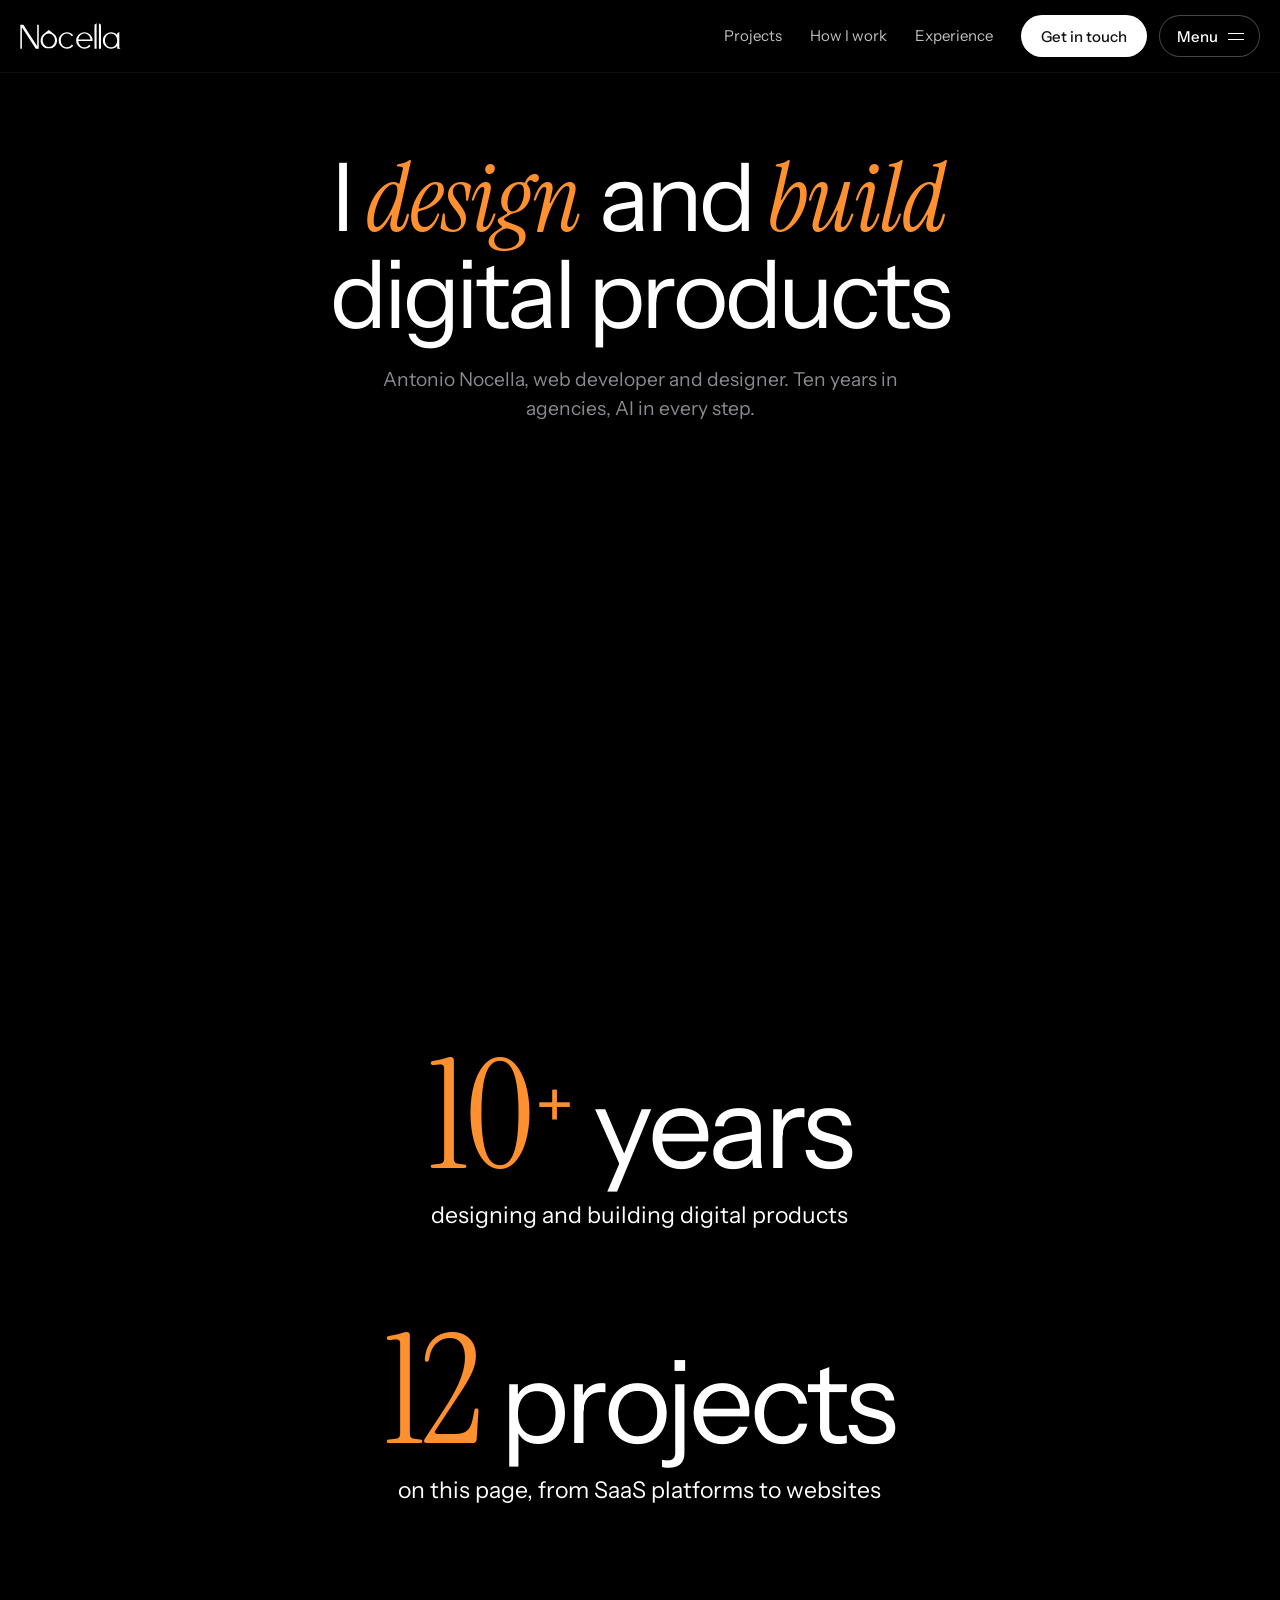
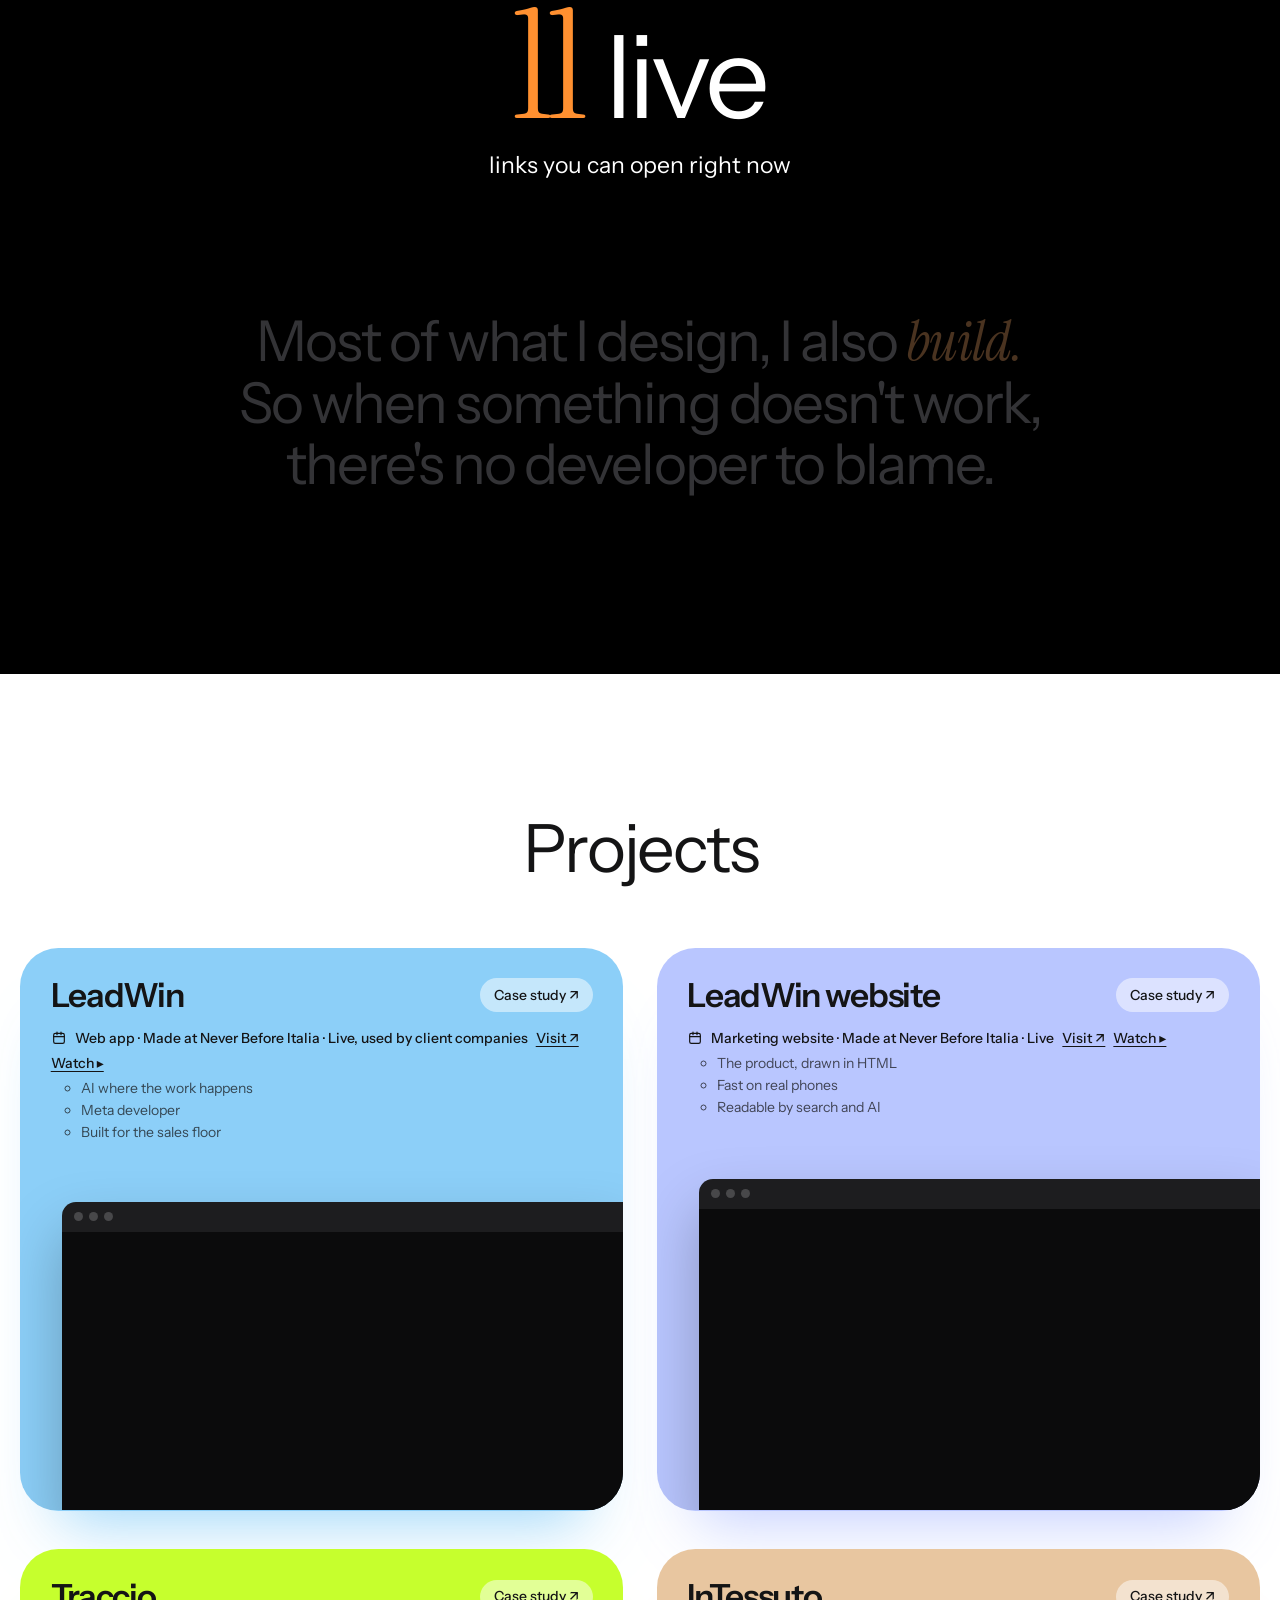
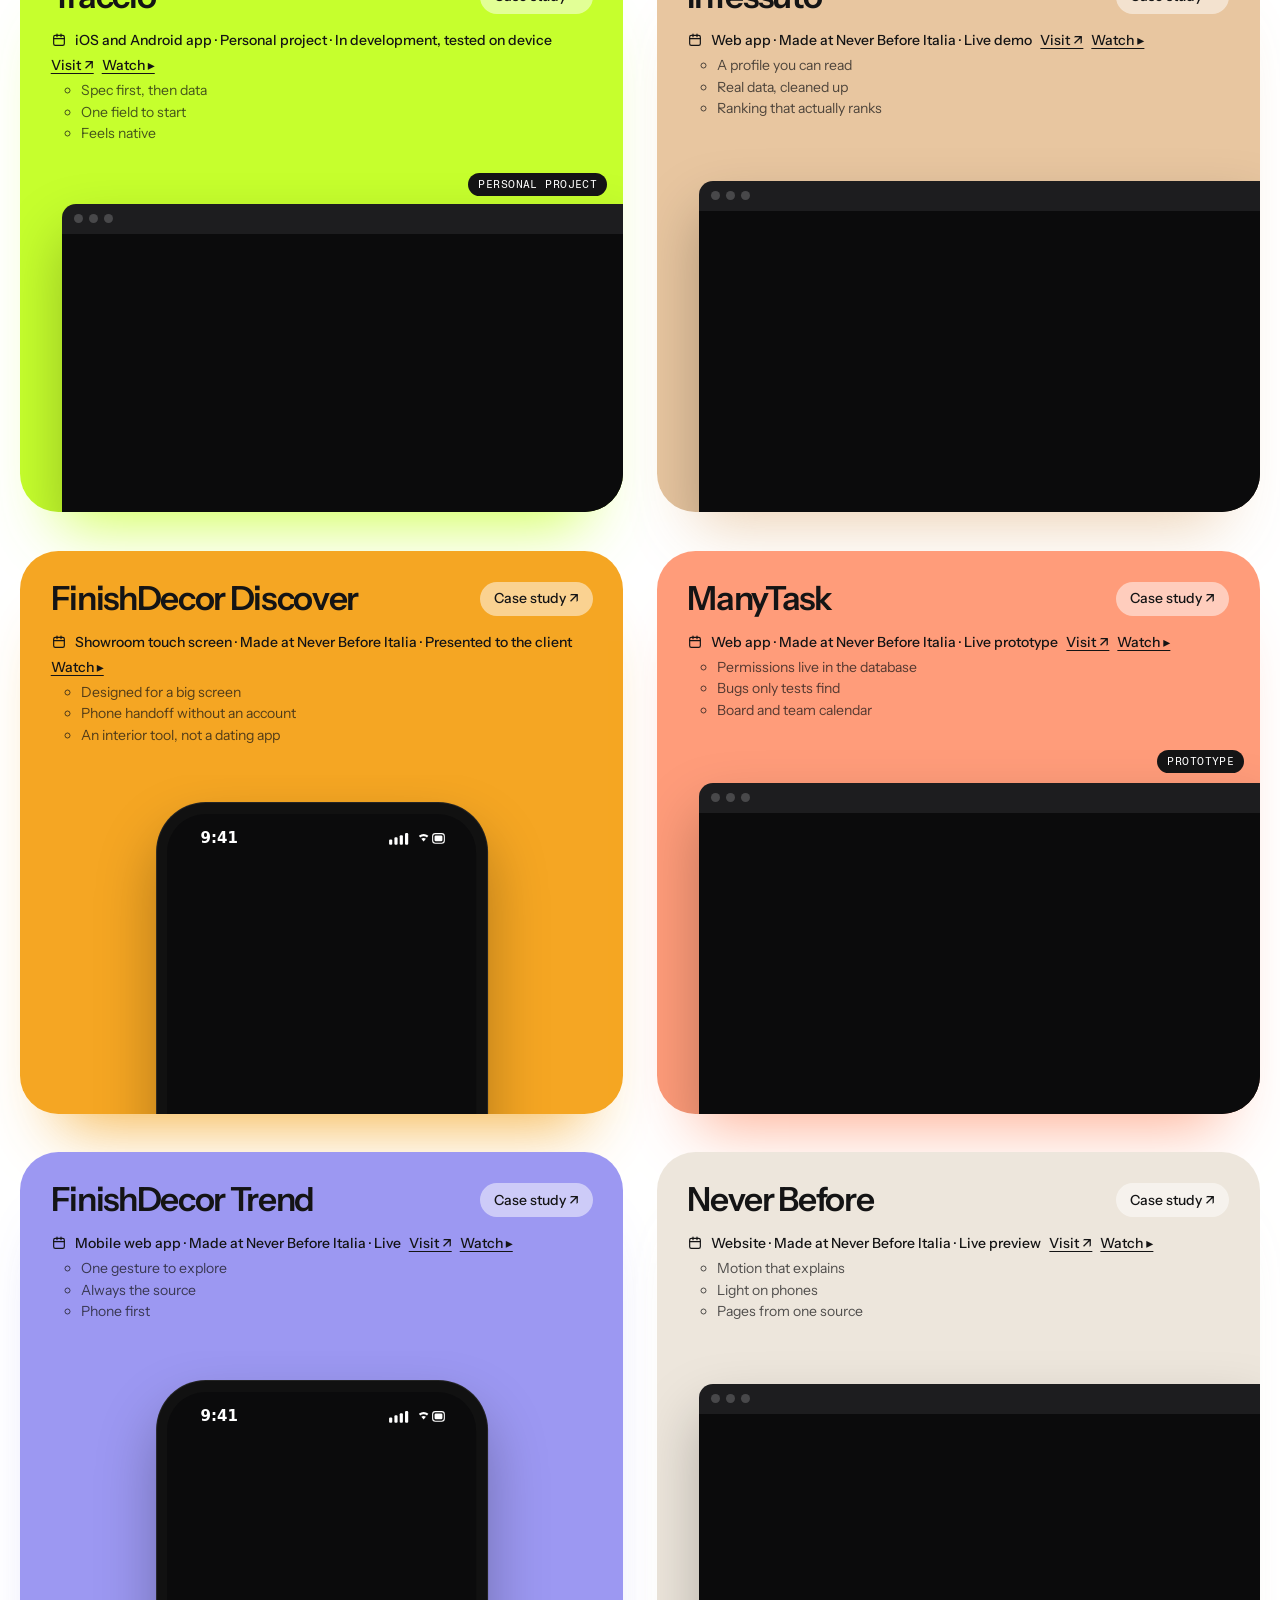
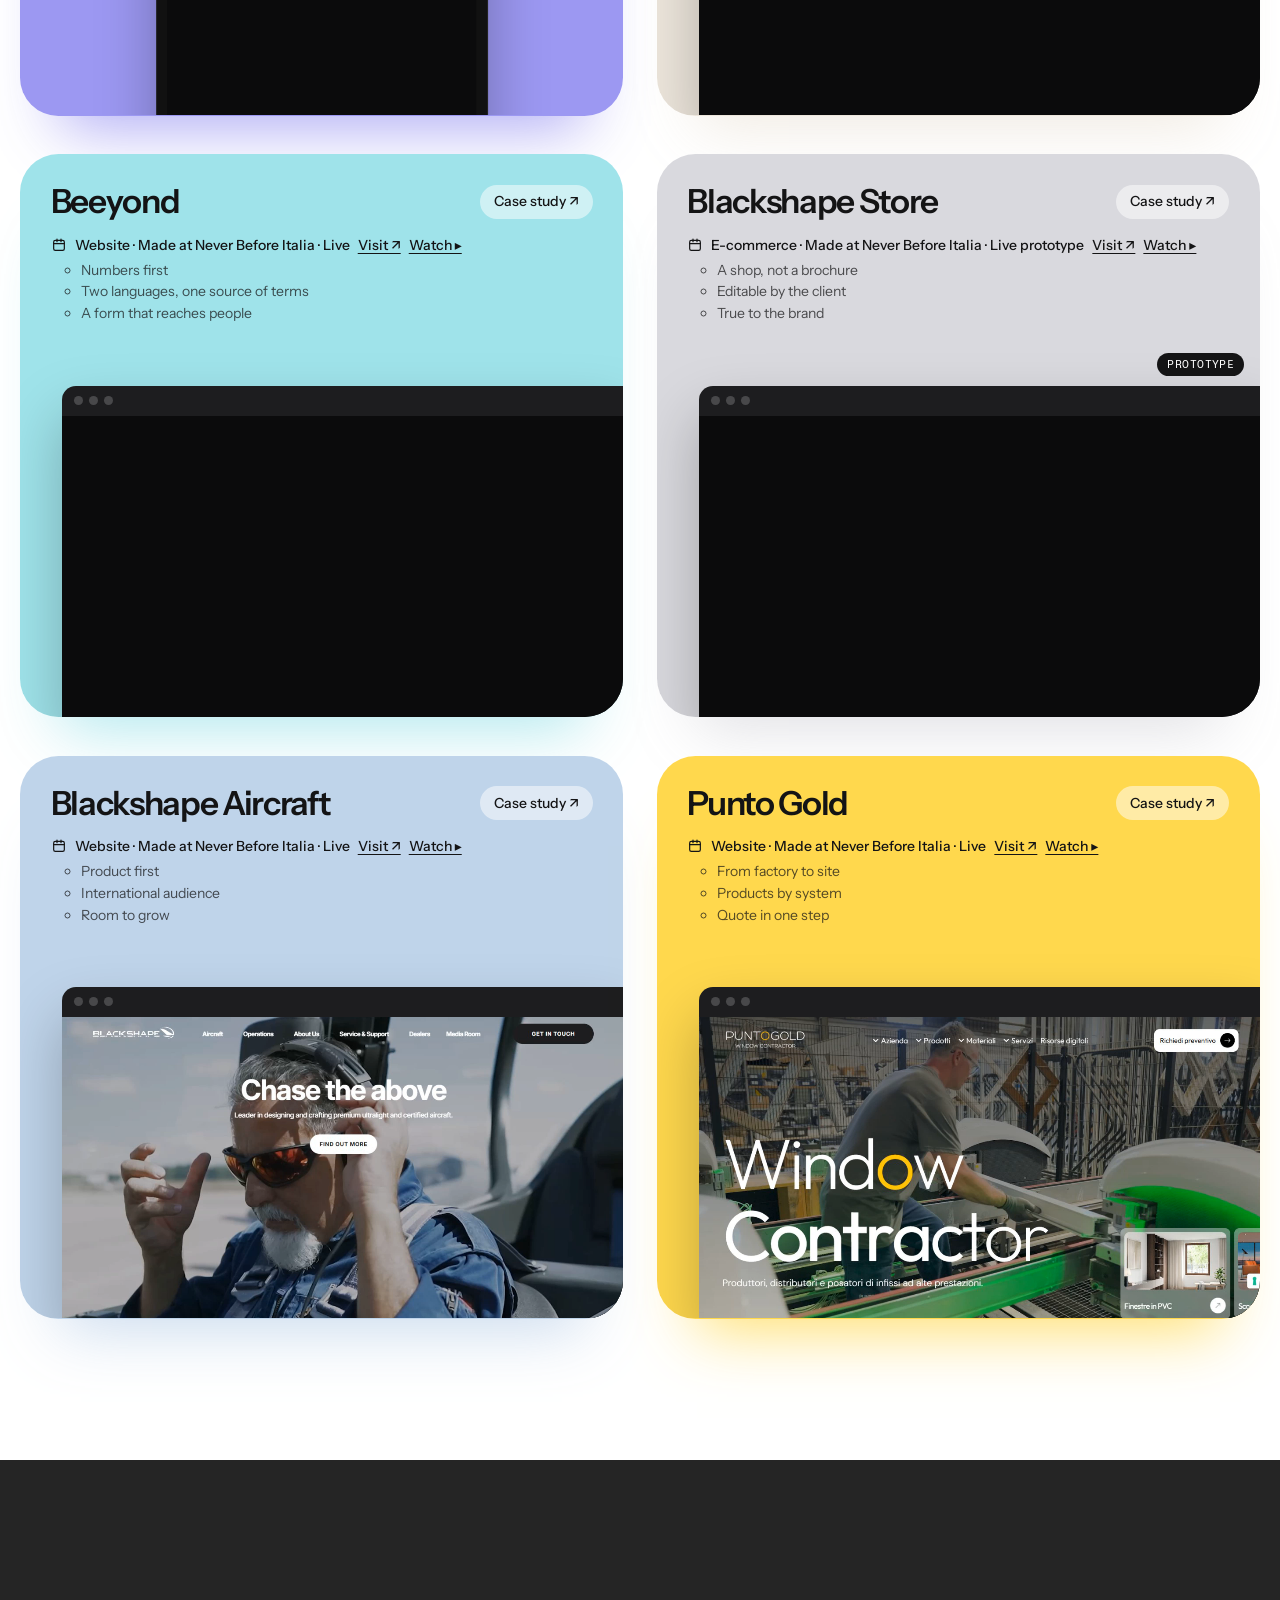
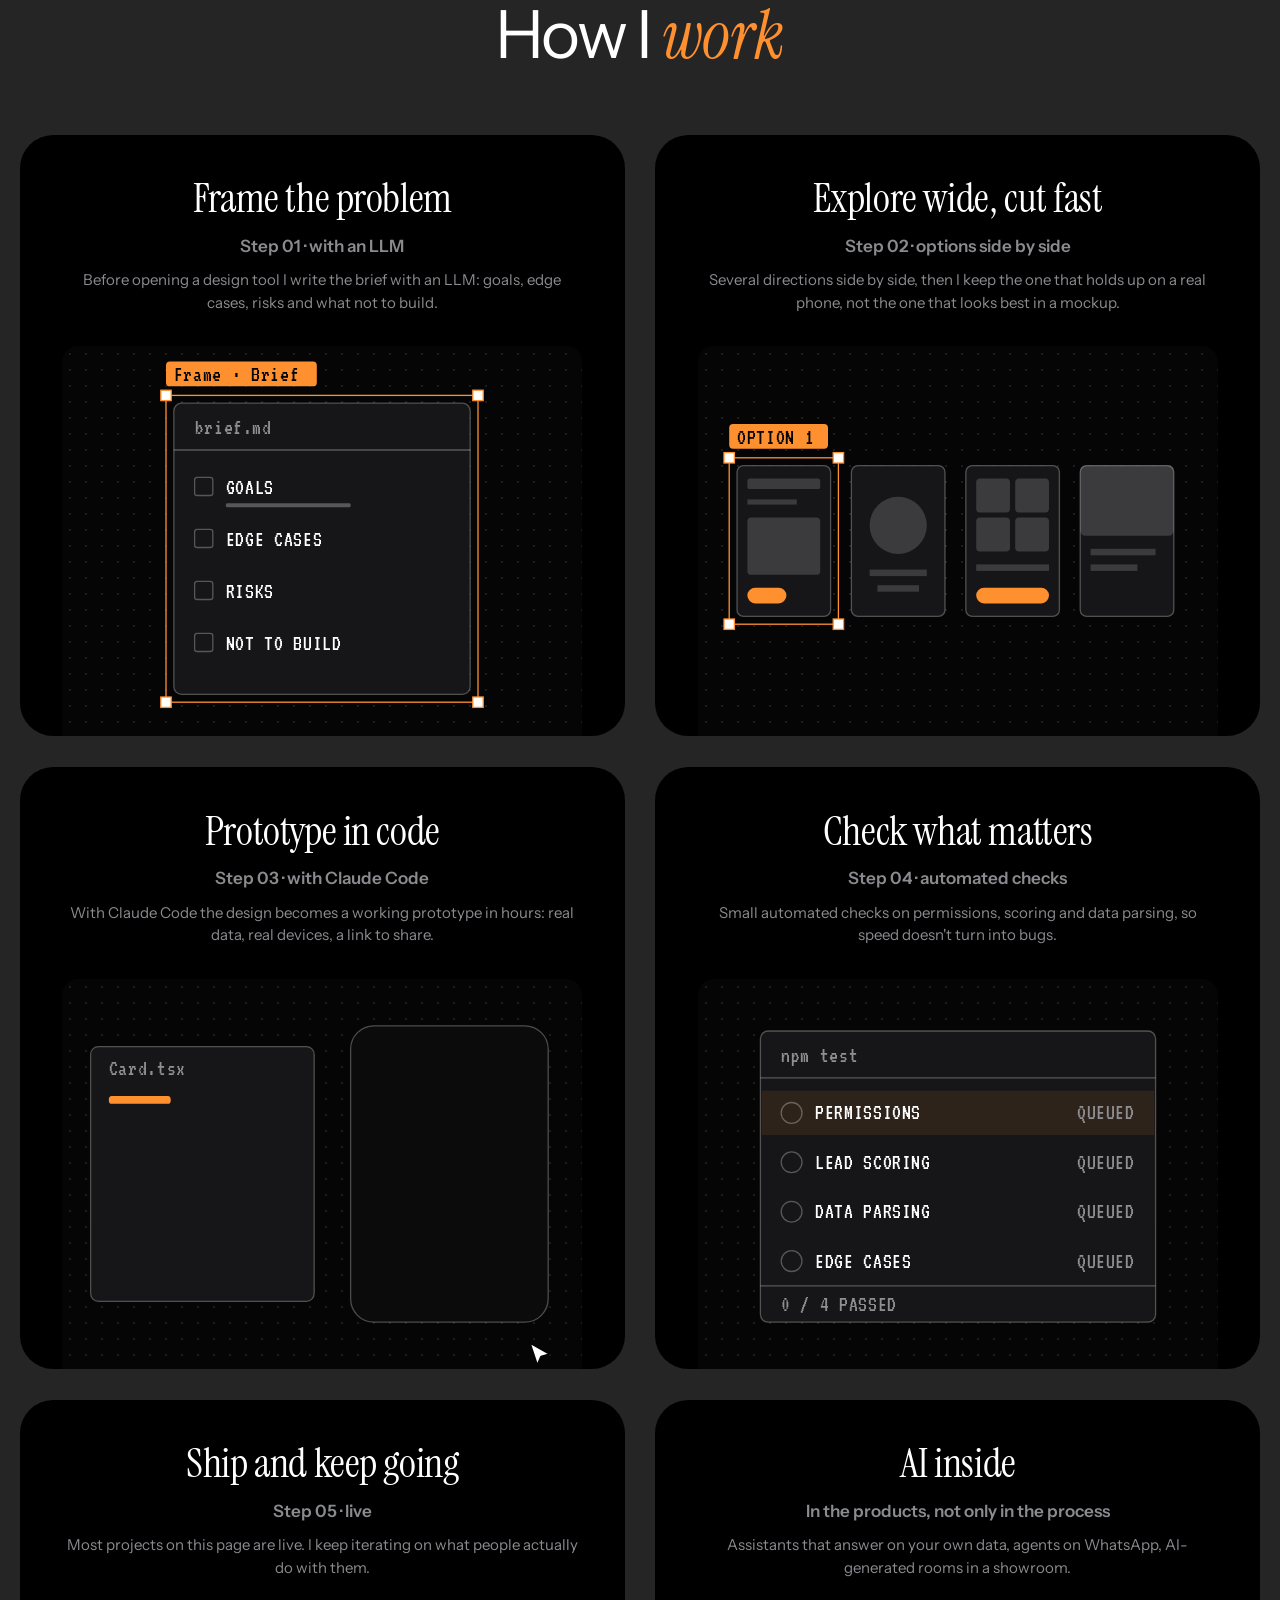
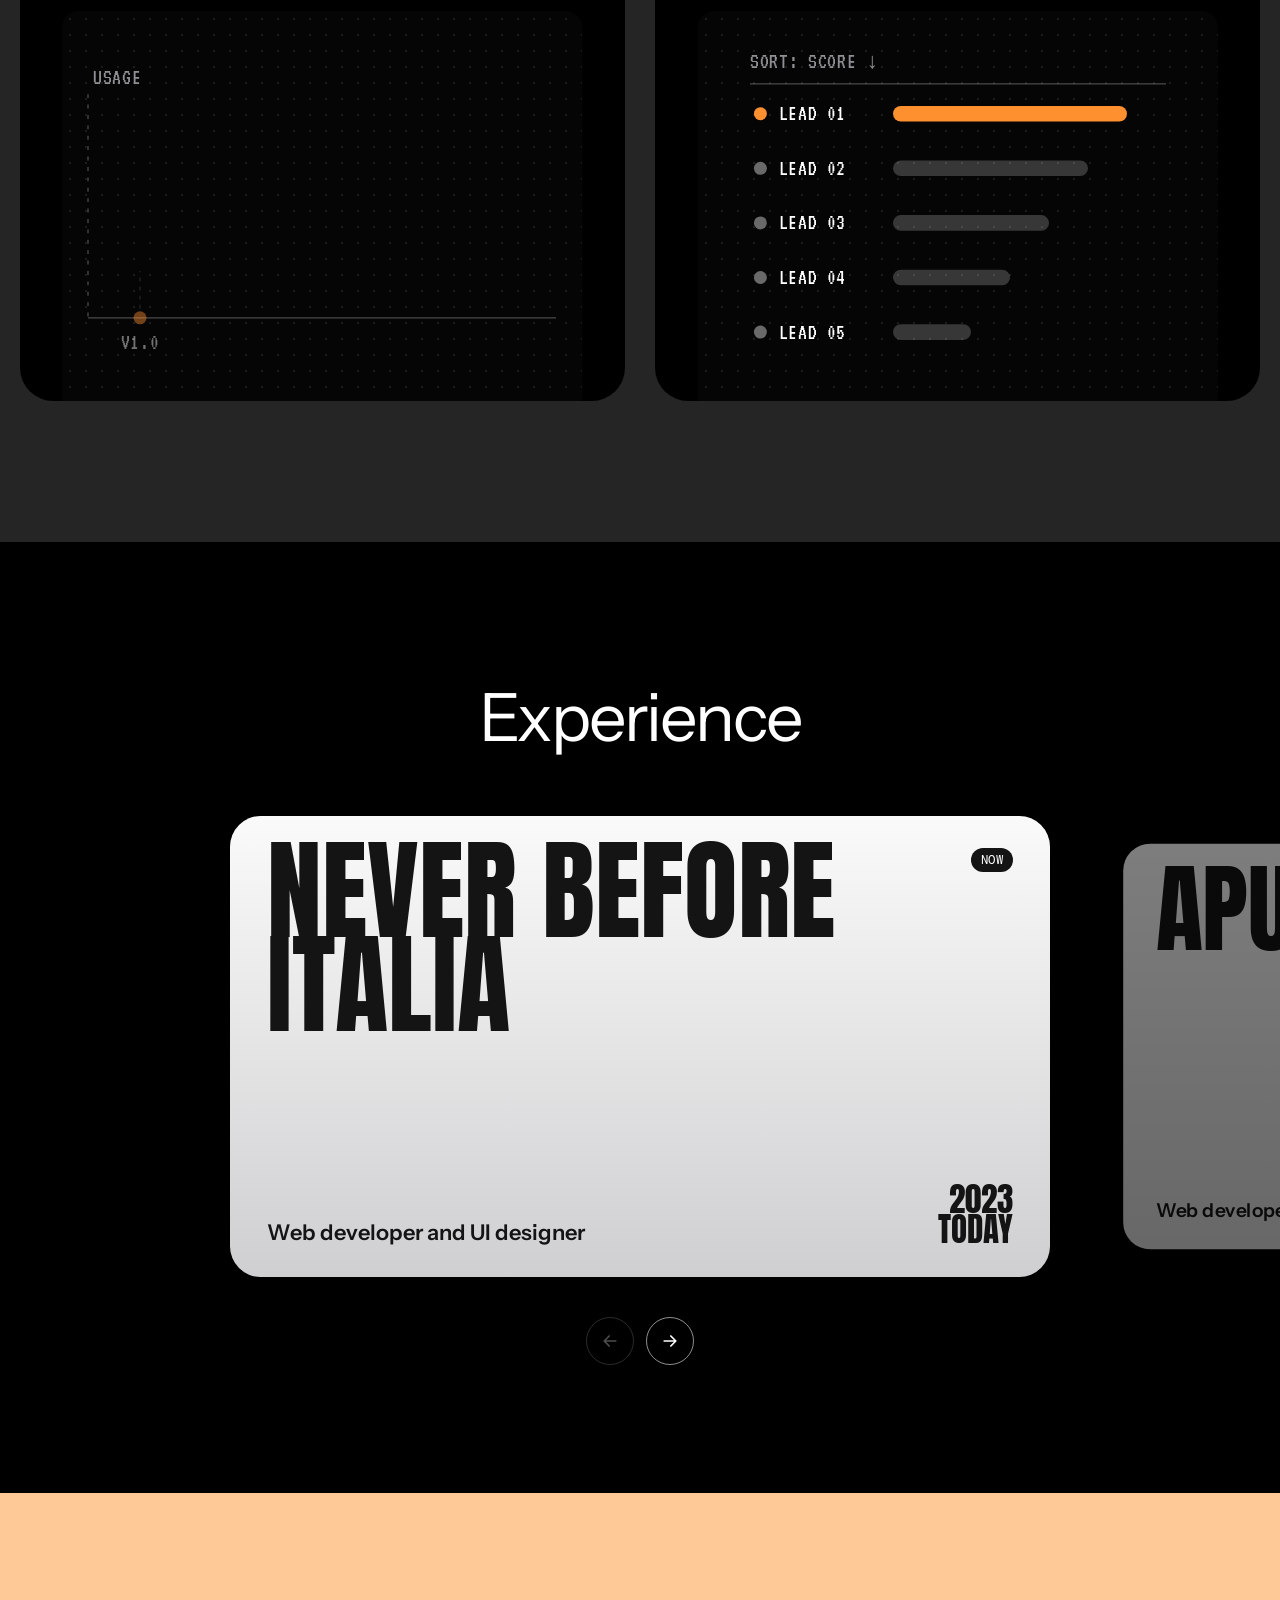
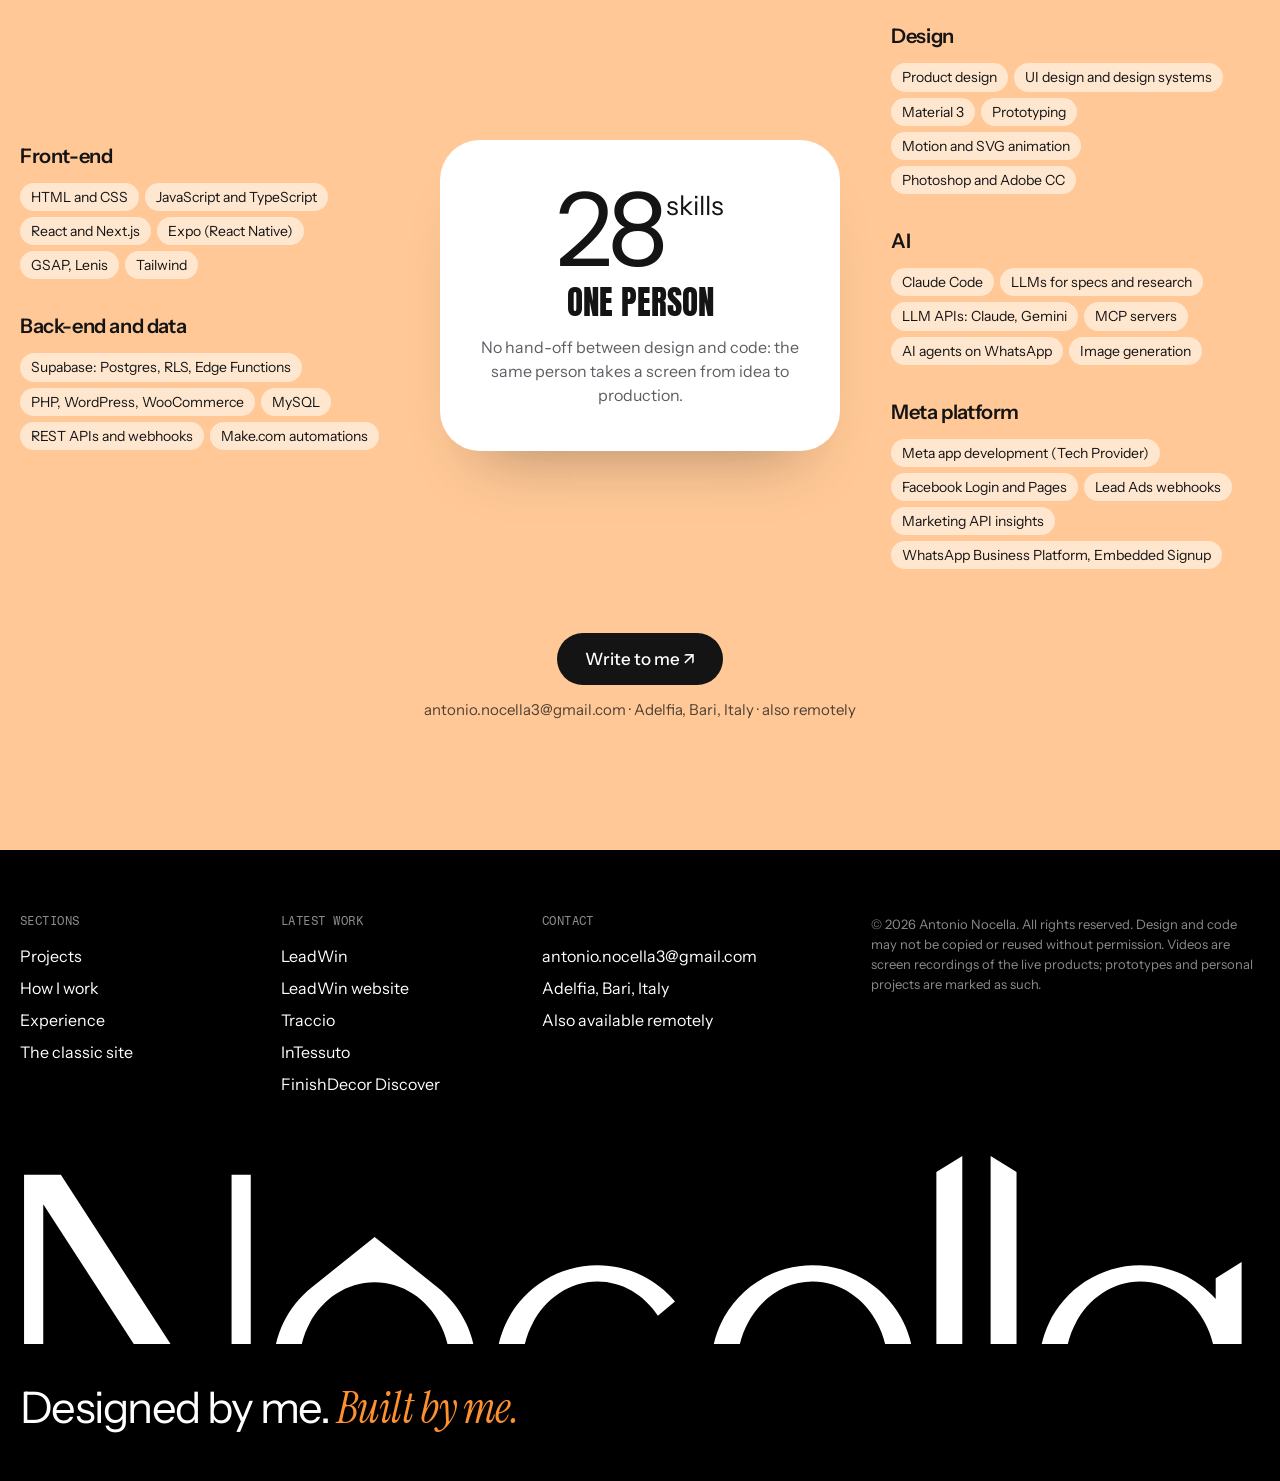
<file: index.html>
<!doctype html>
<html lang="en">
<head>
<meta charset="utf-8">
<meta name="viewport" content="width=device-width, initial-scale=1, viewport-fit=cover">
<title>Antonio Nocella — Web developer and designer</title>
<meta name="description" content="Portfolio of Antonio Nocella, web developer and designer: SaaS products, mobile apps, configurators and websites, designed and built with AI in the loop.">
<meta name="author" content="Antonio Nocella">
<meta name="theme-color" content="#000000">
<link rel="preconnect" href="https://fonts.googleapis.com">
<link rel="preconnect" href="https://fonts.gstatic.com" crossorigin>
<link href="https://fonts.googleapis.com/css2?family=Instrument+Sans:wght@400;500;600&family=Instrument+Serif:ital@0;1&family=Fragment+Mono&family=Anton&family=Sora:wght@200&family=VT323&display=swap" rel="stylesheet">
<link href="device.css" rel="stylesheet">
<link href="vetrina.css" rel="stylesheet">
<style>
  /* ---------- hero: titolo con parole in corsivo, giostra curva di progetti ---------- */
  .hero { padding-top: clamp(48px, 6vw, 88px); overflow: hidden; }
  .hero .sub { max-width: 560px; margin: 24px auto 0; color: var(--mute); font-size: clamp(17px, 1.5vw, 20px); }
  /* le card stanno sull'interno di un cilindro attorno a chi guarda: ai lati sono più vicine, quindi più grandi */
  .arc { --cw: 230px; position: relative; height: 560px; margin-top: clamp(32px, 4vw, 56px); perspective: 800px; perspective-origin: 50% 50%; overflow: hidden; touch-action: pan-y; cursor: grab; user-select: none;
    -webkit-mask-image: linear-gradient(90deg, transparent 0%, #000 13%, #000 87%, transparent 100%); mask-image: linear-gradient(90deg, transparent 0%, #000 13%, #000 87%, transparent 100%); }
  .arc.drag { cursor: grabbing; }
  .arc-card { position: absolute; left: 50%; top: 50%; width: var(--cw); height: calc(var(--cw) * 1.28); margin: calc(var(--cw) * -.64) 0 0 calc(var(--cw) / -2); border-radius: calc(var(--cw) * .09); overflow: hidden; background: var(--c); color: var(--ink); backface-visibility: hidden; will-change: transform; -webkit-user-drag: none; }
  .arc-card .ak { position: absolute; left: 7%; top: 6%; font: 400 calc(var(--cw) * .048)/1.2 var(--mono); text-transform: uppercase; letter-spacing: .04em; opacity: .7; }
  .arc-card b { position: absolute; left: 7%; right: 7%; top: 22%; font-weight: 600; font-size: calc(var(--cw) * .135); line-height: .98; letter-spacing: -0.04em; text-wrap: balance; }
  .arc-card img { position: absolute; left: 14%; right: -2px; bottom: -2px; height: 46%; width: auto; object-fit: cover; object-position: 0 0; border-radius: calc(var(--cw) * .045) 0 0 0; box-shadow: 0 10px 30px rgba(0,0,0,.25); -webkit-user-drag: none; pointer-events: none; }

  /* ---------- numeri: cifra in serif colorata, parola in sans ---------- */
  .stats { display: flex; flex-direction: column; align-items: center; gap: clamp(56px, 7vw, 96px); padding: clamp(96px, 12vw, 180px) 0 clamp(88px, 10vw, 140px); text-align: center; }
  .stat .big { display: flex; align-items: baseline; justify-content: center; gap: .18em; font-size: clamp(64px, 9vw, 140px); line-height: .9; letter-spacing: -0.04em; }
  .stat .num { font-family: var(--serif); font-size: 1.32em; color: var(--accent); letter-spacing: -0.02em; font-variant-numeric: tabular-nums; }
  .stat .num sup { font-family: var(--sans); font-size: .45em; vertical-align: .55em; margin-left: .04em; }
  .stat p { margin-top: 14px; font-size: clamp(18px, 1.8vw, 24px); }

  /* manifesto: le parole si accendono scorrendo */
  .manifesto { padding: 0 0 clamp(120px, 14vw, 200px); }
  .manifesto .text { max-width: 22ch; margin: 0 auto; text-align: center; font-weight: 400; font-size: clamp(32px, 4.4vw, 64px); line-height: 1.08; letter-spacing: -0.035em; }
  .manifesto .w { color: #333336; transition: color .25s; }
  .manifesto .w.on { color: var(--white); }
  .manifesto em.w { color: #4A3320; }
  .manifesto em.w.on { color: var(--accent); }

  /* ---------- progetti: card grandi nel colore del lavoro ---------- */
  .prods { padding: clamp(96px, 11vw, 150px) 0; }
  .pgrid { display: grid; grid-template-columns: repeat(2, minmax(0, 1fr)); gap: clamp(24px, 3vw, 44px) clamp(16px, 2.6vw, 40px); max-width: 1440px; margin: clamp(48px, 5vw, 72px) auto 0; padding-left: var(--gl); padding-right: var(--gr); }
  .prod { position: relative; display: flex; flex-direction: column; min-height: clamp(540px, 44vw, 700px); border-radius: clamp(28px, 3vw, 44px); overflow: hidden; background: var(--c); color: var(--ink); box-shadow: 0 50px 60px -40px color-mix(in srgb, var(--c) 85%, transparent); }
  .prod header { display: flex; justify-content: space-between; align-items: center; gap: 12px; padding: clamp(22px, 2.4vw, 32px) clamp(22px, 2.4vw, 32px) 0; }
  .prod h3 { font-weight: 600; font-size: clamp(28px, 2.6vw, 38px); line-height: 1; letter-spacing: -0.04em; }
  .prod h3 a:hover { text-decoration: underline; text-decoration-thickness: 2px; text-underline-offset: 5px; }
  .prod .meta { display: flex; align-items: center; flex-wrap: wrap; gap: 4px 8px; padding: 16px clamp(22px, 2.4vw, 32px) 0; font-size: 14px; font-weight: 500; }
  .prod .meta svg { display: inline-block; vertical-align: -3px; margin-right: 8px; }
  .prod .meta a, .prod .meta .film { text-decoration: underline; text-underline-offset: 3px; }
  .prod ul { padding: 4px clamp(22px, 2.4vw, 32px) 0 calc(clamp(22px, 2.4vw, 32px) + 30px); list-style: circle; font-size: 14px; line-height: 1.55; color: rgba(20,20,21,.72); }
  .prod .shot { position: relative; display: block; flex: 1; min-height: 300px; margin-top: 28px; }
  .prod .shot .dev { position: absolute; inset: 0; background: transparent; }
  .prod .shot .dev::before { display: none; }
  .prod:hover .dev .win { translate: 0 -8px; }
  .prod:hover .dev .phone { translate: -50% -10px; }

  /* ---------- metodo: card nere su fascia grigia ---------- */
  .method { background: var(--band); padding: clamp(96px, 11vw, 150px) 0; }
  .mgrid { display: grid; grid-template-columns: repeat(2, minmax(0, 1fr)); gap: clamp(16px, 2.4vw, 32px); max-width: 1440px; margin: clamp(48px, 5vw, 72px) auto 0; padding-left: var(--gl); padding-right: var(--gr); }

  /* ---------- esperienza: card a poster, una al centro, frecce sotto ---------- */
  .exp { padding: clamp(96px, 11vw, 150px) 0 clamp(88px, 10vw, 130px); overflow: hidden; }
  .ex-track { --exw: min(820px, 80vw); display: flex; gap: 24px; margin-top: clamp(40px, 5vw, 64px); padding: 0 calc((100% - var(--exw)) / 2); overflow-x: auto; scroll-snap-type: x mandatory; scrollbar-width: none; }
  .ex-track::-webkit-scrollbar { display: none; }
  .ex-card { position: relative; flex: 0 0 var(--exw); aspect-ratio: 16 / 9; border-radius: clamp(20px, 2.4vw, 32px); overflow: hidden; scroll-snap-align: center; background: linear-gradient(180deg, #FAFAFA 0%, #CFCFD1 100%); color: var(--ink); transition: transform .5s var(--ease), opacity .5s var(--ease); }
  .ex-card:not(.on) { transform: scale(.88); opacity: .5; }
  .ex-card .poster { position: absolute; left: 4.5%; top: 6%; max-width: 72%; font: 400 clamp(44px, 8.6vw, 128px)/.86 var(--poster); text-transform: uppercase; }
  .ex-card .role { position: absolute; left: 4.5%; bottom: 7%; max-width: 60%; font-weight: 600; font-size: clamp(15px, 1.7vw, 22px); line-height: 1.2; }
  .ex-card .yrs { position: absolute; right: 4.5%; bottom: 7%; font: 400 clamp(20px, 2.6vw, 38px)/.9 var(--poster); text-align: right; text-transform: uppercase; }
  .ex-card .now { position: absolute; right: 4.5%; top: 7%; padding: 6px 10px; border-radius: 999px; background: var(--ink); color: var(--white); font: 400 12px/1 var(--mono); text-transform: uppercase; letter-spacing: .04em; }
  .ex-nav { display: flex; justify-content: center; gap: 12px; margin-top: 40px; }

  /* ---------- competenze e contatto: fascia chiara con card bianca al centro ---------- */
  .band { background: var(--pastel); color: var(--ink); padding: clamp(88px, 10vw, 140px) 0; }
  .band-grid { display: grid; grid-template-columns: minmax(0, 1fr) minmax(0, 400px) minmax(0, 1fr); gap: clamp(32px, 4vw, 64px); align-items: center; }
  .sk-col { display: flex; flex-direction: column; gap: 32px; }
  .sk-col h3 { font-size: 20px; font-weight: 600; letter-spacing: -0.02em; }
  .sk-col ul { list-style: none; display: flex; flex-wrap: wrap; gap: 6px; margin-top: 12px; }
  .sk-col li { padding: 5px 11px; border-radius: 999px; background: rgba(255,255,255,.55); font-size: 14px; line-height: 1.3; }
  .sk-card { padding: clamp(32px, 3.4vw, 48px) 32px; border-radius: 40px; background: var(--white); text-align: center; box-shadow: 0 40px 60px -40px rgba(20,20,21,.35); }
  .sk-card .n { font-size: clamp(80px, 8vw, 112px); line-height: .9; letter-spacing: -0.05em; }
  .sk-card .n sup { font-size: .26em; letter-spacing: 0; vertical-align: 1.9em; margin-left: .1em; }
  .sk-card .tag { margin-top: 10px; font: 400 clamp(28px, 2.6vw, 36px)/1 var(--poster); text-transform: uppercase; }
  .sk-card p { margin-top: 16px; font-size: 16px; color: var(--mute-2); }
  .band .cta { display: flex; flex-direction: column; align-items: center; gap: 14px; margin-top: clamp(48px, 5vw, 72px); }
  .band .cta small { font-size: 15px; color: rgba(20,20,21,.75); }

  @media (max-width: 900px) {
    .pgrid, .mgrid, .band-grid { grid-template-columns: 1fr; }
    .sk-card { order: -1; }
    .ex-card { aspect-ratio: 4 / 3; }
  }
  @media (max-width: 560px) {
    .prod { min-height: 480px; }
    .prod .shot { min-height: 260px; }
    .stat .big { flex-wrap: wrap; }
  }
  @media (prefers-reduced-motion: reduce) {
    .manifesto .w { color: var(--white); }
    .manifesto em.w { color: var(--accent); }
  }
</style>
<script>document.documentElement.classList.add('js')</script>
</head>
<body data-page="home">

<header class="nav hdr">
  <div class="wrap in">
    <a href="#" class="brand" aria-label="Nocella, home"></a>
    <nav class="links" aria-label="Main"><a href="#projects">Projects</a><a href="#method">How I work</a><a href="#experience">Experience</a></nav>
    <a href="mailto:antonio.nocella3@gmail.com" class="pill">Get in touch</a>
    <button class="menu-btn" id="menuBtn" aria-expanded="false" aria-controls="menu">Menu <i></i></button>
  </div>
</header>

<main>
  <!-- HERO -->
  <section class="hero" id="top">
    <div class="wrap center">
      <h1 class="h-hero rv">I <em>design</em> and <em>build</em> digital products</h1>
      <p class="sub rv" style="--d:.1s">Antonio Nocella, web developer and designer. Ten years in agencies, AI in every step.</p>
    </div>
    <nav class="arc" id="arc" aria-label="Projects"></nav>
    <div class="wrap stats" id="stats"></div>
    <div class="manifesto wrap">
      <p class="text" id="manifesto">Most of what I design, I also <em>build.</em> So when something doesn't work, there's no developer to blame.</p>
    </div>
  </section>

  <!-- PROGETTI -->
  <section class="prods light" id="projects">
    <div class="wrap center"><h2 class="h-sec rv">Projects</h2></div>
    <div class="pgrid" id="pgrid"></div>
  </section>

  <!-- METODO -->
  <section class="method" id="method">
    <div class="wrap center"><h2 class="h-sec rv">How I <em>work</em></h2></div>
    <div class="mgrid" id="mgrid"></div>
  </section>

  <!-- ESPERIENZA -->
  <section class="exp" id="experience">
    <div class="wrap center"><h2 class="h-sec rv">Experience</h2></div>
    <div class="ex-track" id="exTrack"></div>
    <div class="ex-nav"><button class="arrow" id="exPrev" aria-label="Previous"><svg width="20" height="20" viewBox="0 0 24 24" fill="none" stroke="currentColor" stroke-width="2" stroke-linecap="round" stroke-linejoin="round" aria-hidden="true"><path d="M19 12H5M11 6l-6 6 6 6"/></svg></button><button class="arrow" id="exNext" aria-label="Next"><svg width="20" height="20" viewBox="0 0 24 24" fill="none" stroke="currentColor" stroke-width="2" stroke-linecap="round" stroke-linejoin="round" aria-hidden="true"><path d="M5 12h14M13 6l6 6-6 6"/></svg></button></div>
  </section>

  <!-- COMPETENZE + CONTATTO -->
  <section class="band" id="contact">
    <div class="wrap">
      <div class="band-grid">
        <div class="sk-col rv" id="skLeft"></div>
        <div class="sk-card rv" style="--d:.08s"><div class="n" id="skN">28<sup>skills</sup></div><div class="tag">One person</div><p>No hand-off between design and code: the same person takes a screen from idea to production.</p></div>
        <div class="sk-col rv" style="--d:.16s" id="skRight"></div>
      </div>
      <div class="cta rv"><a href="mailto:antonio.nocella3@gmail.com" class="pill pill-ink">Write to me ↗</a><small>antonio.nocella3@gmail.com · Adelfia, Bari, Italy · also remotely</small></div>
    </div>
  </section>
</main>

<footer class="foot" id="foot"></footer>

<script src="https://cdnjs.cloudflare.com/ajax/libs/gsap/3.12.5/gsap.min.js"></script>
<script src="dati.js"></script>
<script src="motivi.js"></script>
<script src="vetrina.js"></script>
<script>
  const skills = {
    'Front-end':         ['HTML and CSS', 'JavaScript and TypeScript', 'React and Next.js', 'Expo (React Native)', 'GSAP, Lenis', 'Tailwind'],
    'Back-end and data': ['Supabase: Postgres, RLS, Edge Functions', 'PHP, WordPress, WooCommerce', 'MySQL', 'REST APIs and webhooks', 'Make.com automations'],
    'Design':            ['Product design', 'UI design and design systems', 'Material 3', 'Prototyping', 'Motion and SVG animation', 'Photoshop and Adobe CC'],
    'AI':                ['Claude Code', 'LLMs for specs and research', 'LLM APIs: Claude, Gemini', 'MCP servers', 'AI agents on WhatsApp', 'Image generation'],
    'Meta platform':     ['Meta app development (Tech Provider)', 'Facebook Login and Pages', 'Lead Ads webhooks', 'Marketing API insights', 'WhatsApp Business Platform, Embedded Signup'],
  };
  const jobs = [
    ['Never Before Italia', 'Web developer and UI designer', '2023', 'Today'],
    ['Apuliasmart',         'Web developer',                 '2021', '2022'],
    ['Naycom Agency',       'Web developer',                 '2020', '2021'],
    ['Studio Artesia',      'Graphic and web designer',      '2016', '2020'],
  ];
  // i passi del metodo, più una card per l'AI dentro i prodotti
  const steps = [
    ['brief',   'Frame the problem',      'Step 01 · with an LLM',          'Before opening a design tool I write the brief with an LLM: goals, edge cases, risks and what not to build.'],
    ['options', 'Explore wide, cut fast', 'Step 02 · options side by side', 'Several directions side by side, then I keep the one that holds up on a real phone, not the one that looks best in a mockup.'],
    ['code',    'Prototype in code',      'Step 03 · with Claude Code',     'With Claude Code the design becomes a working prototype in hours: real data, real devices, a link to share.'],
    ['checks',  'Check what matters',     'Step 04 · automated checks',     'Small automated checks on permissions, scoring and data parsing, so speed doesn\'t turn into bugs.'],
    ['ship',    'Ship and keep going',    'Step 05 · live',                 'Most projects on this page are live. I keep iterating on what people actually do with them.'],
    ['rank',    'AI inside',              'In the products, not only in the process', 'Assistants that answer on your own data, agents on WhatsApp, AI-generated rooms in a showroom.'],
  ];

  // giostra: una card per lavoro, nel suo colore, con il nome e uno scorcio della schermata
  $('#arc').innerHTML = works.map(w => `<a class="arc-card" href="${caseUrl(w)}" style="--c:${w.c}" draggable="false"><span class="ak">${w.kind}</span><b>${w.n}</b>${w.video === false ? '' : `<img src="${media(w.id)}.jpg" alt="" loading="lazy" onerror="this.remove()">`}</a>`).join('');

  // numeri
  const stats = [[10, '+', 'years', 'designing and building digital products'], [works.length, '', 'projects', 'on this page, from SaaS platforms to websites'], [works.filter(w => w.url).length, '', 'live', 'links you can open right now']];
  $('#stats').innerHTML = stats.map(([n, plus, word, label]) => `<div class="stat rv"><div class="big"><span class="num" data-n="${n}">${n}${plus ? `<sup>${plus}</sup>` : ''}</span><span>${word}</span></div><p>${label}</p></div>`).join('');

  // progetti
  const cal = '<svg width="16" height="16" viewBox="0 0 24 24" fill="none" stroke="currentColor" stroke-width="1.8" stroke-linecap="round" aria-hidden="true"><rect x="4" y="5" width="16" height="15" rx="2.5"/><path d="M4 10h16M9 3v4M15 3v4"/></svg>';
  $('#pgrid').innerHTML = works.map((w, i) => `
    <article class="prod rv" id="p-${w.id}" style="--c:${w.c};--d:${(i % 2) * .08}s">
      <header><h3><a href="${caseUrl(w)}">${w.n}</a></h3><a class="see" href="${caseUrl(w)}">Case study ↗</a></header>
      <p class="meta"><span>${cal}${w.kind} · ${w.at === 'Personal project' ? 'Personal project' : 'Made at ' + w.at} · ${w.status}</span>${w.url ? `<a href="${w.url}" target="_blank" rel="noopener">Visit ↗</a>` : ''}${w.video === false ? '' : `<button class="film" data-i="${i}">Watch ▸</button>`}</p>
      <ul>${w.points.map(([t]) => `<li>${t}</li>`).join('')}</ul>
      <a class="shot" href="${caseUrl(w)}" aria-label="${w.n}, case study">${device(w)}</a>
    </article>`).join('');
  $('#pgrid').addEventListener('click', e => { const b = e.target.closest('.film'); if (b) film(works[b.dataset.i]); });

  // metodo
  $('#mgrid').innerHTML = steps.map(([fig, t, sub, p], i) => `<article class="mcard rv" style="--d:${(i % 2) * .08}s"><div class="body"><h3>${t}</h3><p class="sub">${sub}</p><p>${p}</p></div><div class="fig" data-fig="${fig}"></div></article>`).join('');
  $$('#mgrid .fig').forEach(f => motivo(f, f.dataset.fig));

  // esperienza
  $('#exTrack').innerHTML = jobs.map(([a, r, y0, y1], i) => `<article class="ex-card"><div class="poster">${a}</div>${i === 0 ? '<span class="now">Now</span>' : ''}<div class="role">${r}</div><div class="yrs">${y0}<br>${y1}</div></article>`).join('');

  // competenze: due gruppi a sinistra, tre a destra, la card al centro
  const groups = Object.entries(skills).map(([g, list]) => `<div><h3>${g}</h3><ul>${list.map(s => `<li>${s}</li>`).join('')}</ul></div>`);
  $('#skLeft').innerHTML = groups.slice(0, 2).join('');
  $('#skRight').innerHTML = groups.slice(2).join('');
  $('#skN').firstChild.textContent = Object.values(skills).flat().length;
  autoplay();
  reveal();

  // numeri che contano quando entrano a schermo
  if (!still) $$('.stat .num').forEach(el => new IntersectionObserver(([e], io) => {
    if (!e.isIntersecting) return; io.disconnect();
    const n = +el.dataset.n, t0 = performance.now();
    const tick = t => { const p = Math.min((t - t0) / 1400, 1); el.firstChild.textContent = Math.round(n * (1 - Math.pow(1 - p, 4))); if (p < 1) requestAnimationFrame(tick); };
    el.firstChild.textContent = '0'; requestAnimationFrame(tick);
  }, { threshold: .6 }).observe(el));

  // giostra curva: le card stanno su un cilindro centrato su chi guarda; gira piano da sola, si trascina, si ferma col mouse sopra
  (() => {
    const arc = $('#arc'), cards = [...arc.children], n = cards.length, max = 58 * Math.PI / 180;
    let a = 0, v = -.5, R = 800, step = .3, drag = null, moved = 0, vis = true, hover = false;
    const size = () => {
      const wide = innerWidth > 700;
      const cw = Math.round(wide ? Math.min(Math.max(innerWidth * .16, 190), 250) : Math.min(innerWidth * .34, 150));
      R = cw * (wide ? 3.3 : 2.3); step = (cw + (wide ? 22 : 12)) / R;
      arc.style.setProperty('--cw', cw + 'px'); arc.style.perspective = R + 'px';
      arc.style.height = Math.round(cw * 1.28 * (wide ? 1.6 : 1.45)) + 'px';
    };
    const draw = () => {
      const span = n * step;
      cards.forEach((c, i) => {
        const t = ((i * step + a) % span + span * 1.5) % span - span / 2;
        const show = Math.abs(t) < max;
        c.style.visibility = show ? 'visible' : 'hidden';
        if (show) c.style.transform = `translateZ(${R}px) rotateY(${t}rad) translateZ(${-R}px)`;
      });
    };
    let lw = innerWidth;
    size(); draw();
    addEventListener('resize', () => { if (innerWidth === lw) return; lw = innerWidth; size(); draw(); });
    new IntersectionObserver(([e]) => (vis = e.isIntersecting)).observe(arc);
    arc.addEventListener('pointerenter', e => { if (e.pointerType === 'mouse') hover = true; });
    arc.addEventListener('pointerleave', () => (hover = false));
    arc.addEventListener('pointerdown', e => { drag = e.clientX; moved = 0; arc.classList.add('drag'); });
    addEventListener('pointermove', e => { if (drag === null) return; const dx = e.clientX - drag; drag = e.clientX; moved += Math.abs(dx); v = dx; a += dx / R; draw(); });
    const end = () => { drag = null; arc.classList.remove('drag'); };
    addEventListener('pointerup', end); addEventListener('pointercancel', end);
    arc.addEventListener('click', e => { if (moved > 6) e.preventDefault(); }, true);
    let last = performance.now();
    const loop = t => {
      const dt = Math.min(t - last, 50); last = t;
      if (vis && drag === null) { const base = still || hover ? 0 : -.5; v += (base - v) * .05; a += v / R * dt / 16.7; draw(); }
      requestAnimationFrame(loop);
    };
    requestAnimationFrame(loop);
  })();

  // manifesto: le parole si accendono man mano che scorri
  const m = $('#manifesto');
  [...m.childNodes].forEach(n => {
    if (n.nodeType === 1) { n.classList.add('w'); return; }
    if (n.nodeType !== 3) return;
    const frag = document.createDocumentFragment();
    n.textContent.split(/(\s+)/).forEach(t => { if (!t.trim()) { frag.append(t); return; } const s = document.createElement('span'); s.className = 'w'; s.textContent = t; frag.append(s); });
    n.replaceWith(frag);
  });
  const words = [...m.querySelectorAll('.w')];
  let ticking = false;
  const light = () => {
    ticking = false;
    const r = m.getBoundingClientRect(), p = Math.min(Math.max((innerHeight * .85 - r.top) / (r.height + innerHeight * .3), 0), 1);
    words.forEach((w, i) => w.classList.toggle('on', still || i < p * words.length * 1.15));
  };
  addEventListener('scroll', () => { if (!ticking) { ticking = true; requestAnimationFrame(light); } }, { passive: true });
  light();

  // esperienza: la card al centro è quella attiva; frecce per scorrere
  (() => {
    const track = $('#exTrack'), cards = [...track.children], prev = $('#exPrev'), next = $('#exNext');
    const cur = () => { const mid = track.scrollLeft + track.clientWidth / 2; let best = 0, d = Infinity; cards.forEach((c, i) => { const cd = Math.abs(c.offsetLeft + c.offsetWidth / 2 - mid); if (cd < d) { d = cd; best = i; } }); return best; };
    const sync = () => { const i = cur(); cards.forEach((c, k) => c.classList.toggle('on', k === i)); prev.disabled = i === 0; next.disabled = i === cards.length - 1; };
    const go = i => { const c = cards[Math.max(0, Math.min(i, cards.length - 1))]; track.scrollTo({ left: c.offsetLeft + c.offsetWidth / 2 - track.clientWidth / 2, behavior: still ? 'auto' : 'smooth' }); };
    prev.onclick = () => go(cur() - 1); next.onclick = () => go(cur() + 1);
    track.addEventListener('scroll', sync, { passive: true }); addEventListener('resize', sync); sync();
  })();
</script>
</body>
</html>
</file>
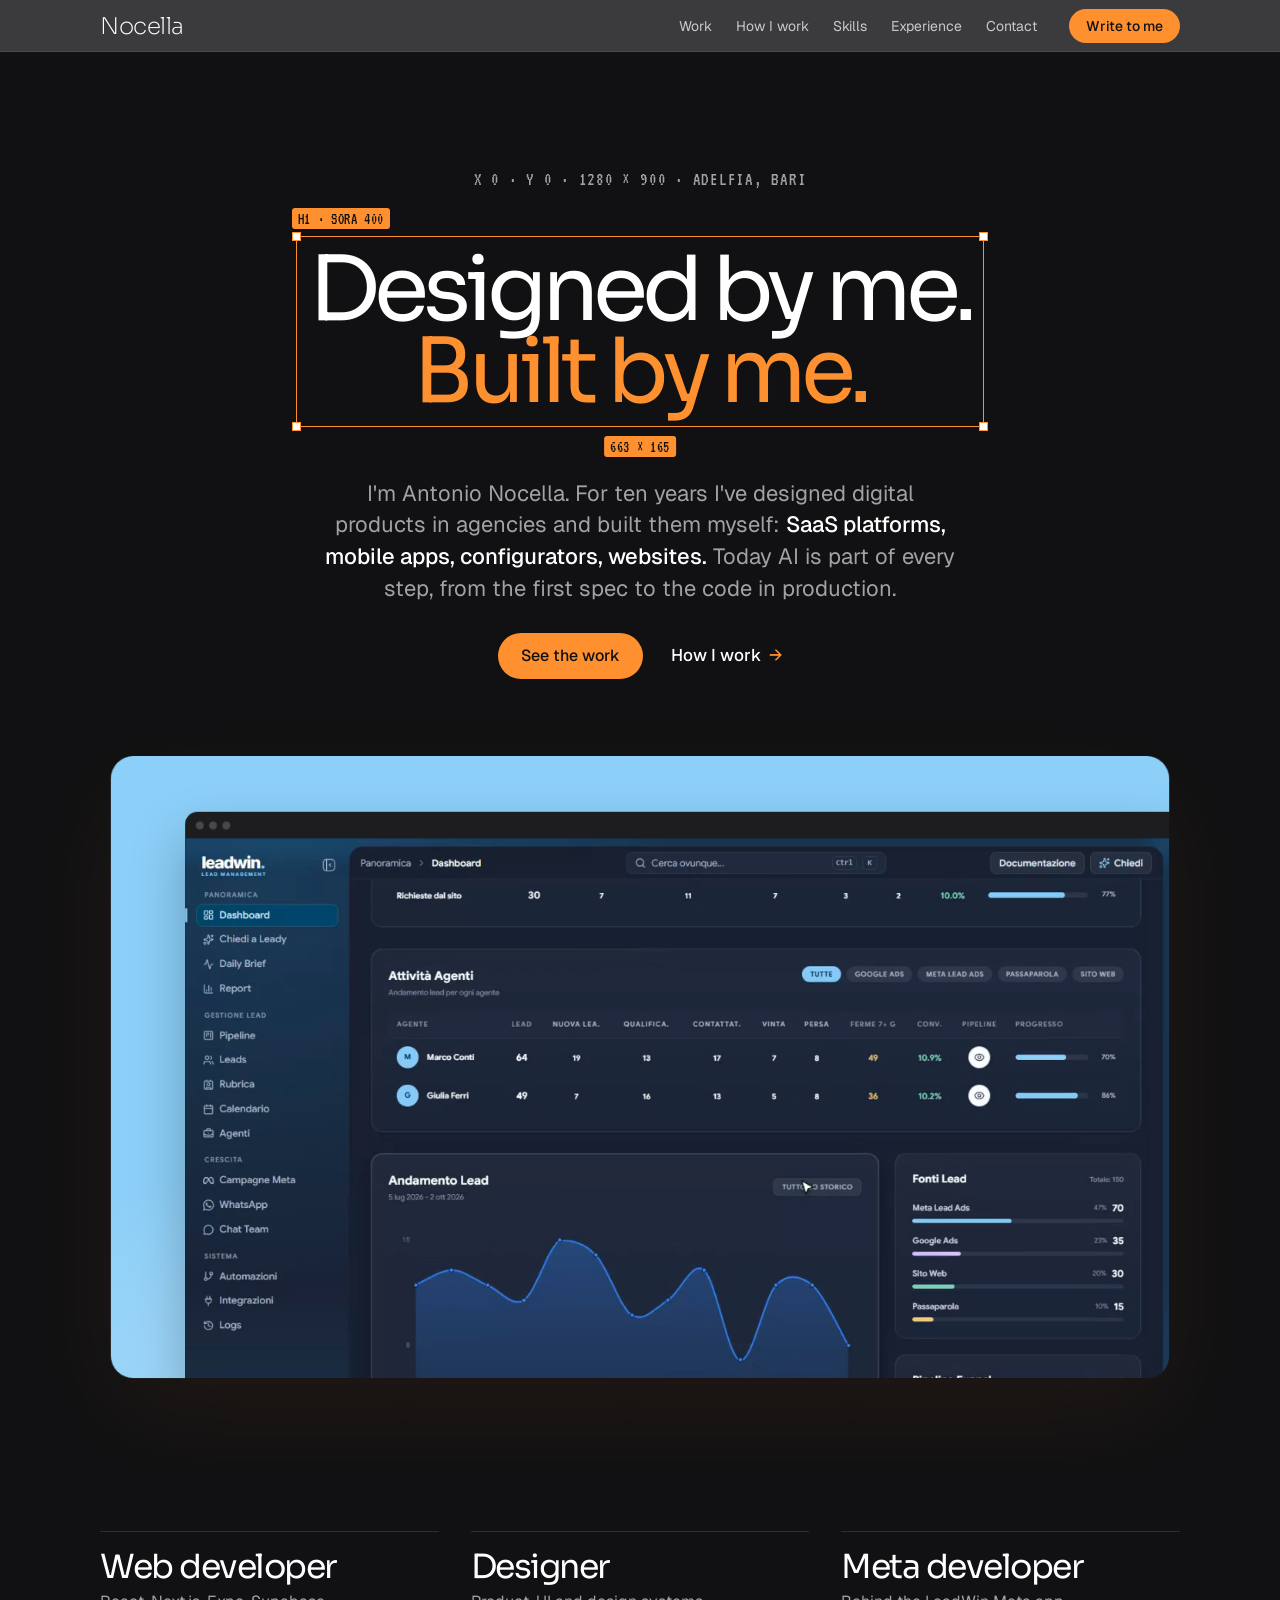
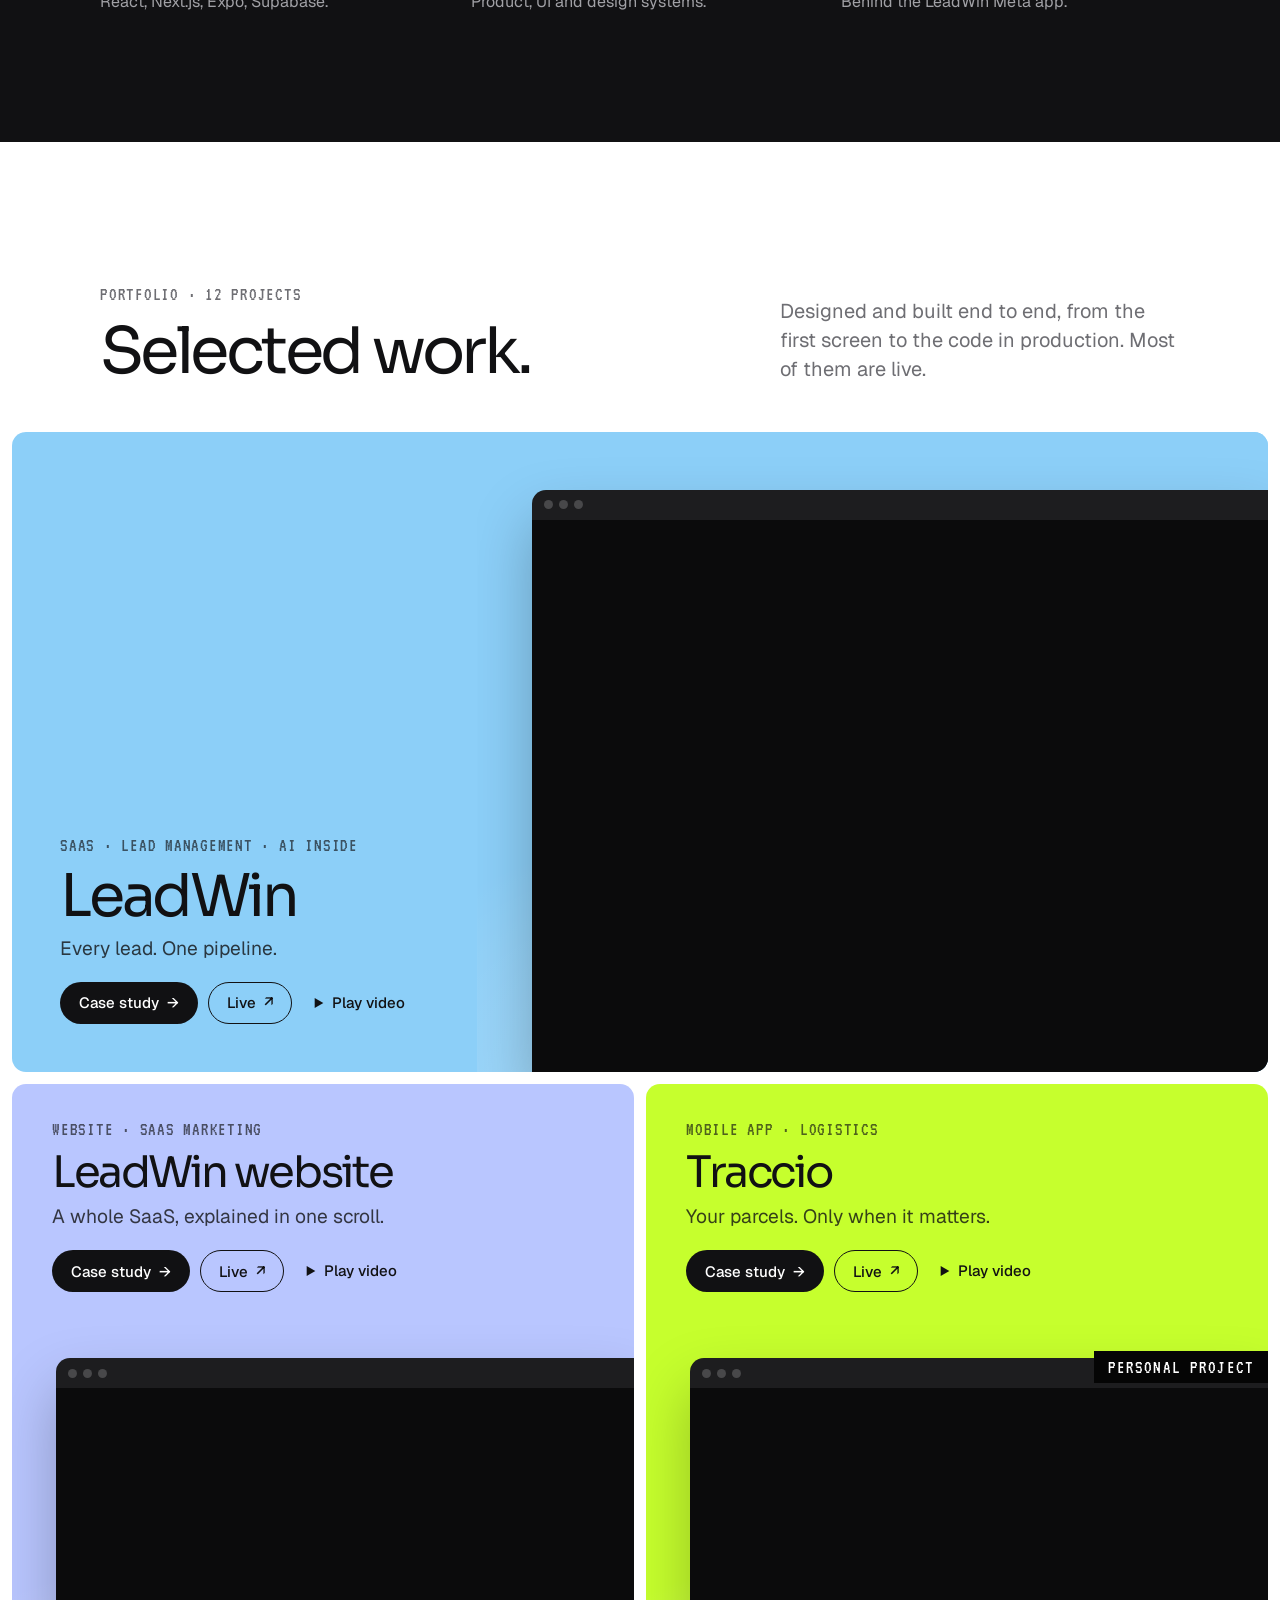
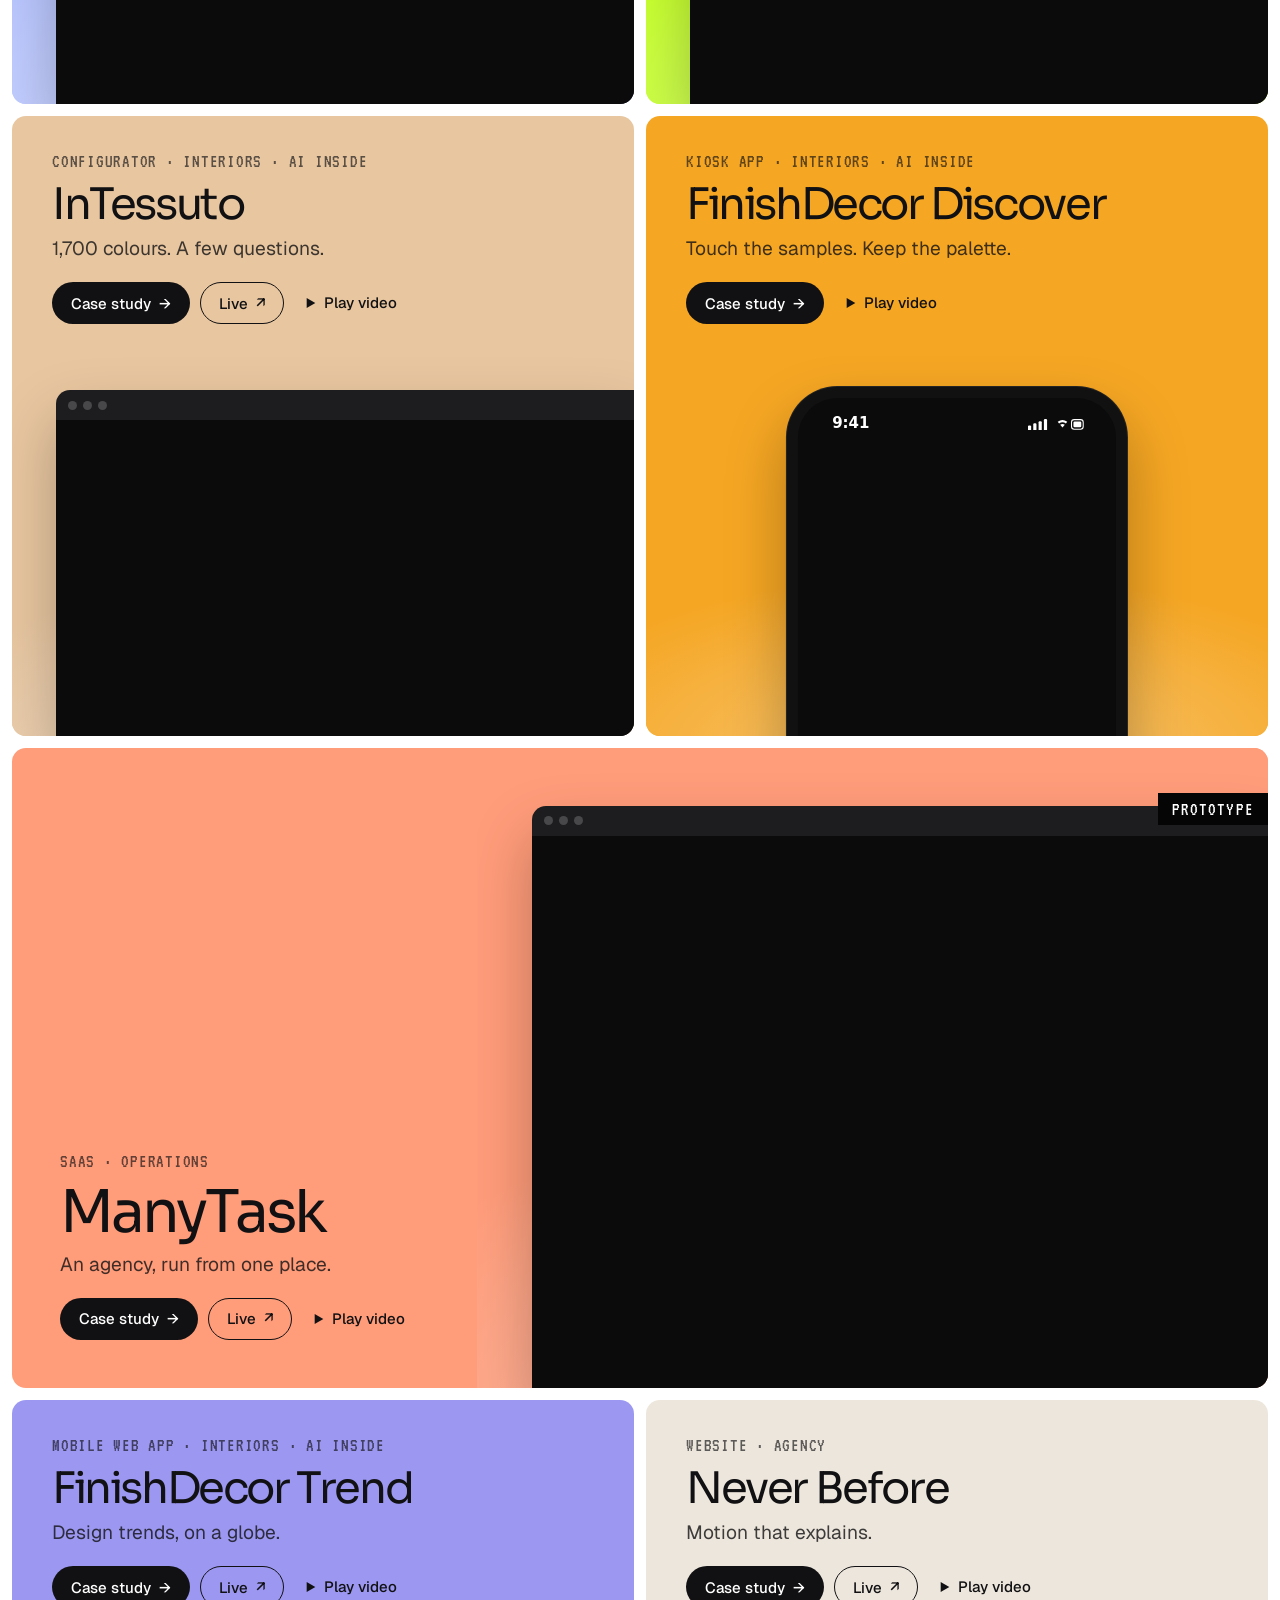
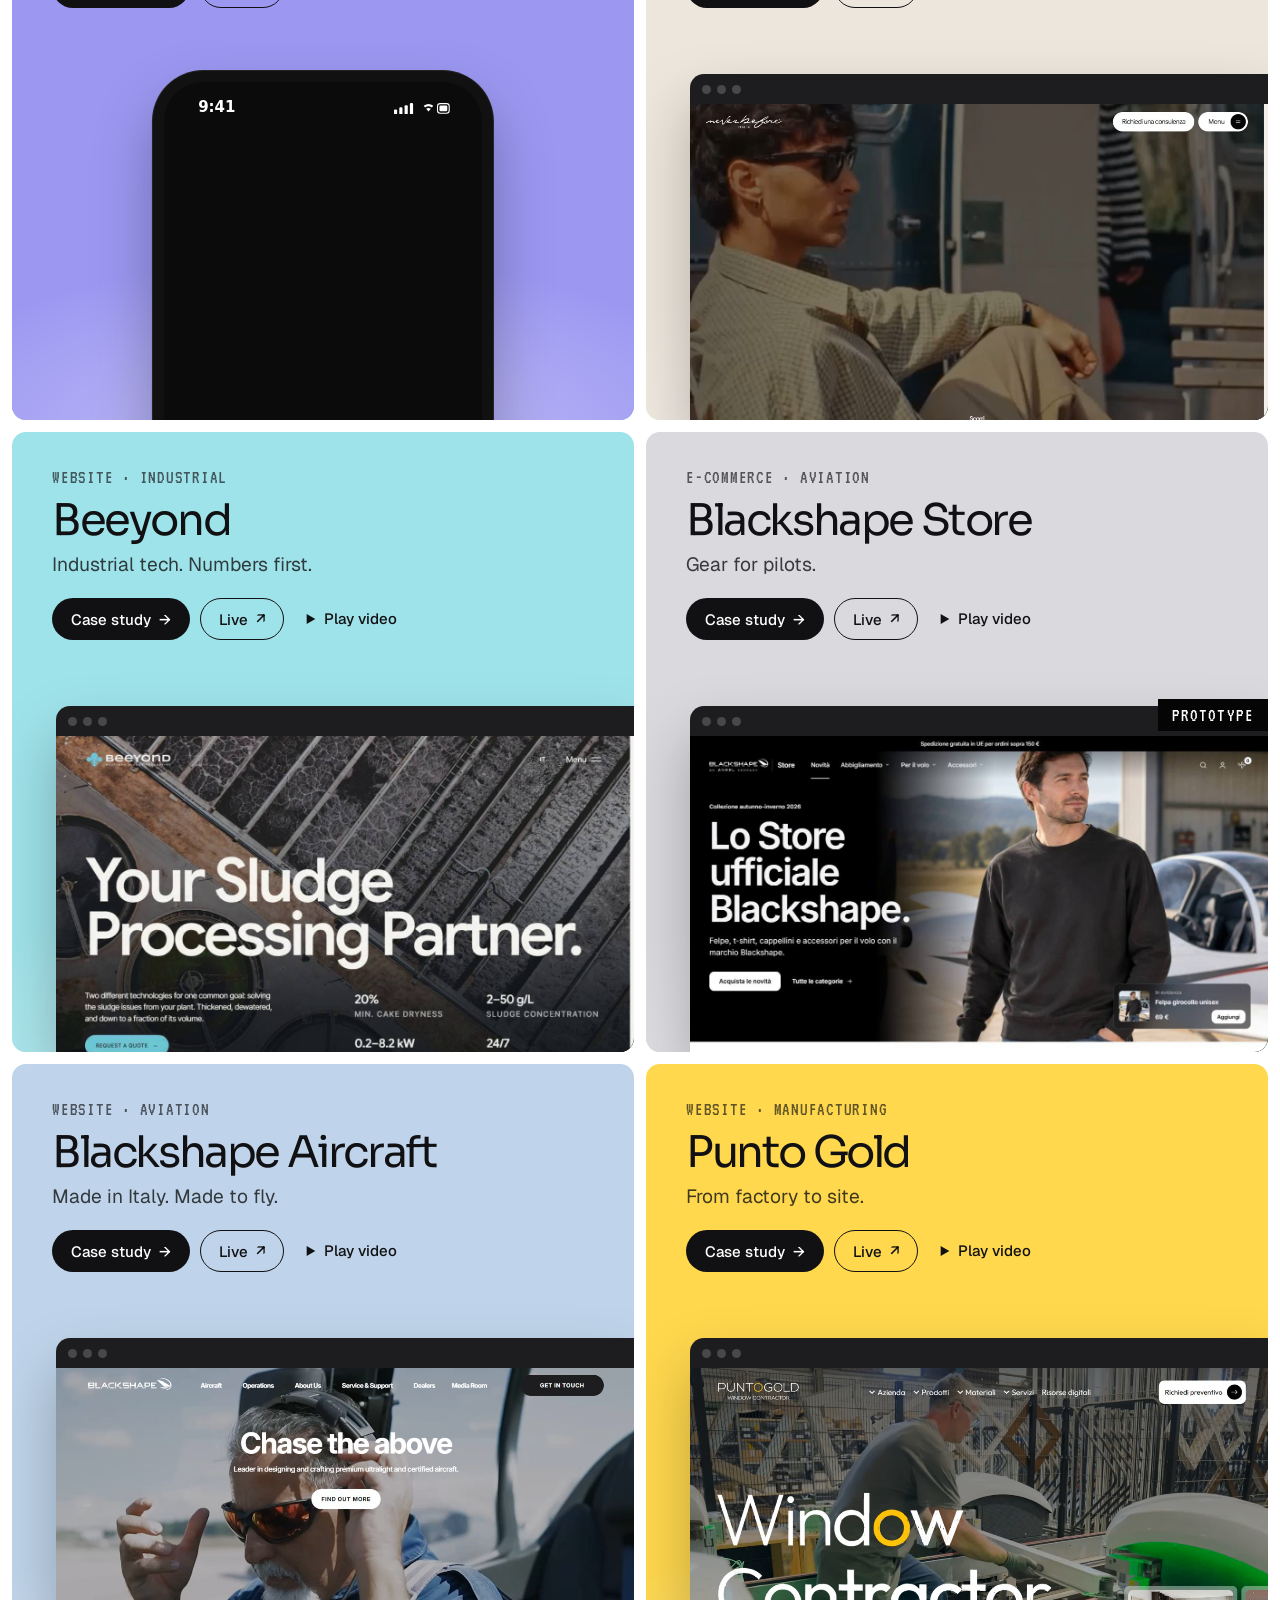
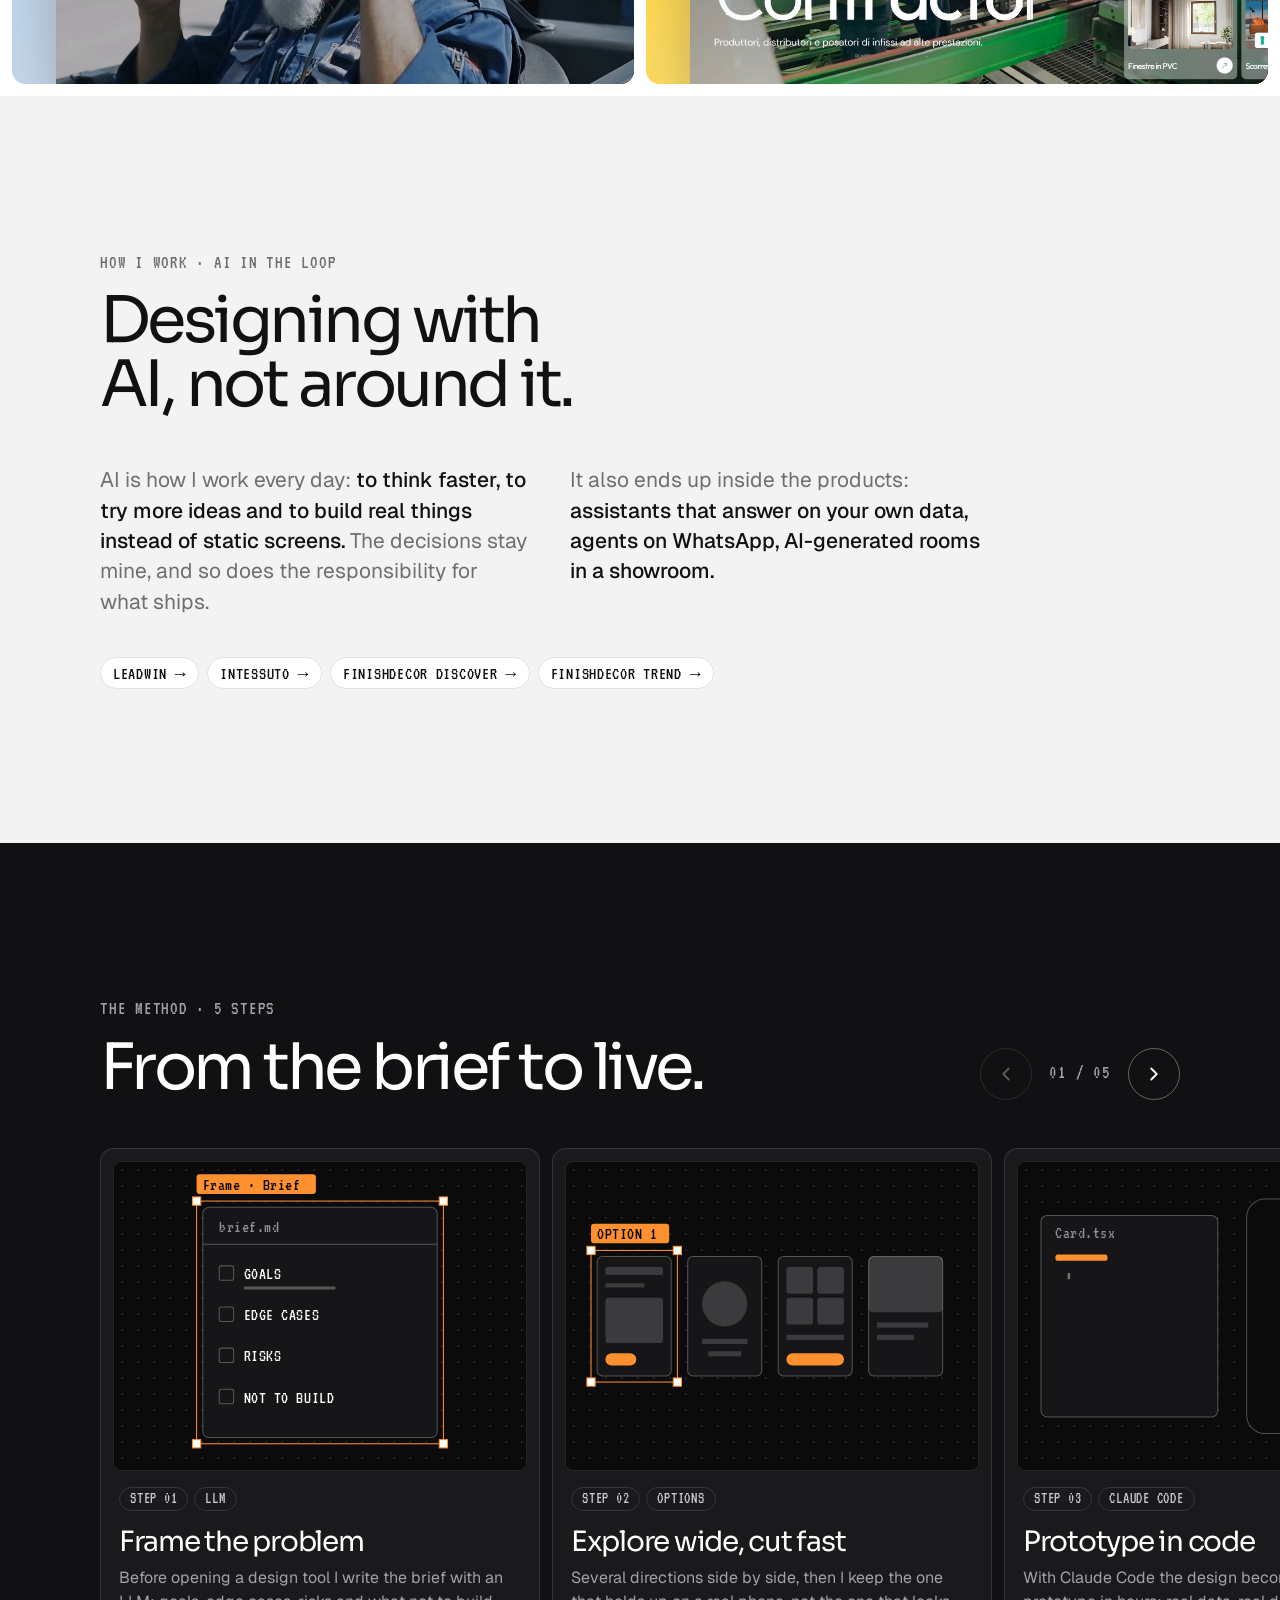
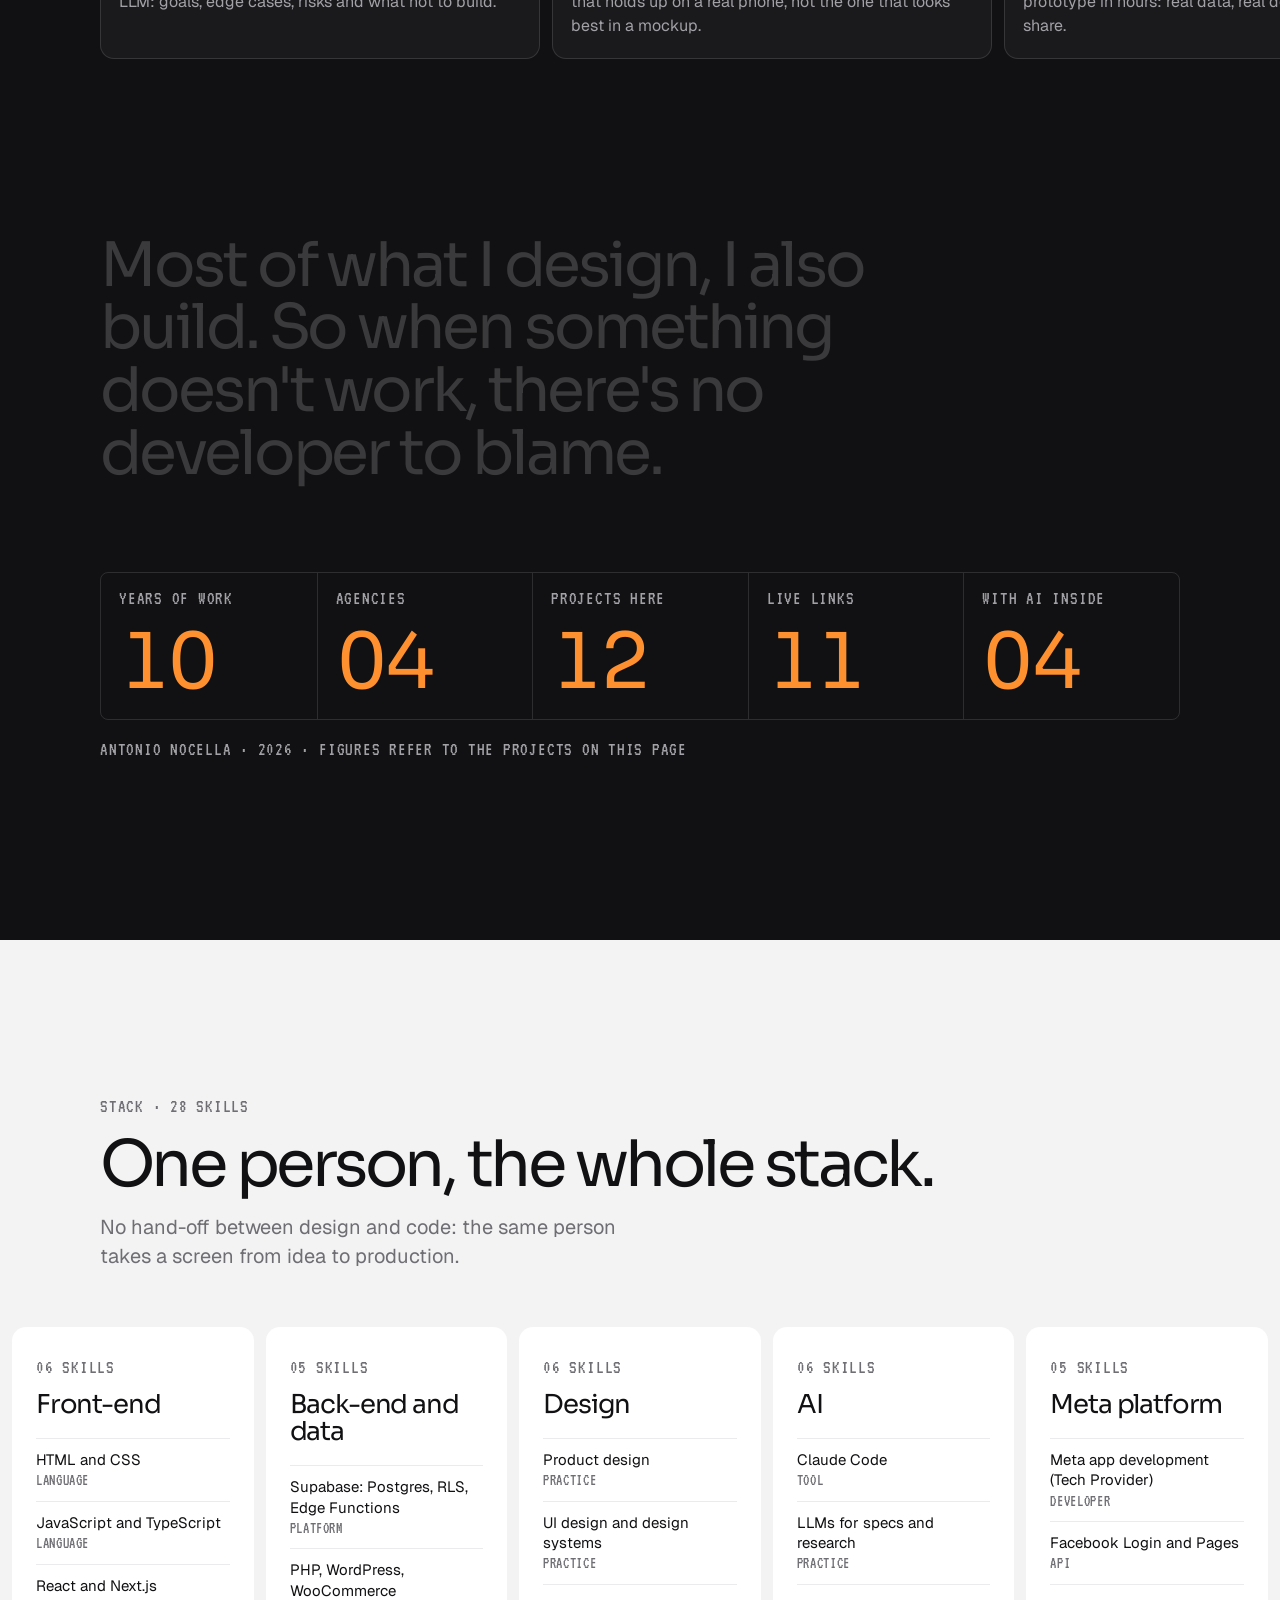
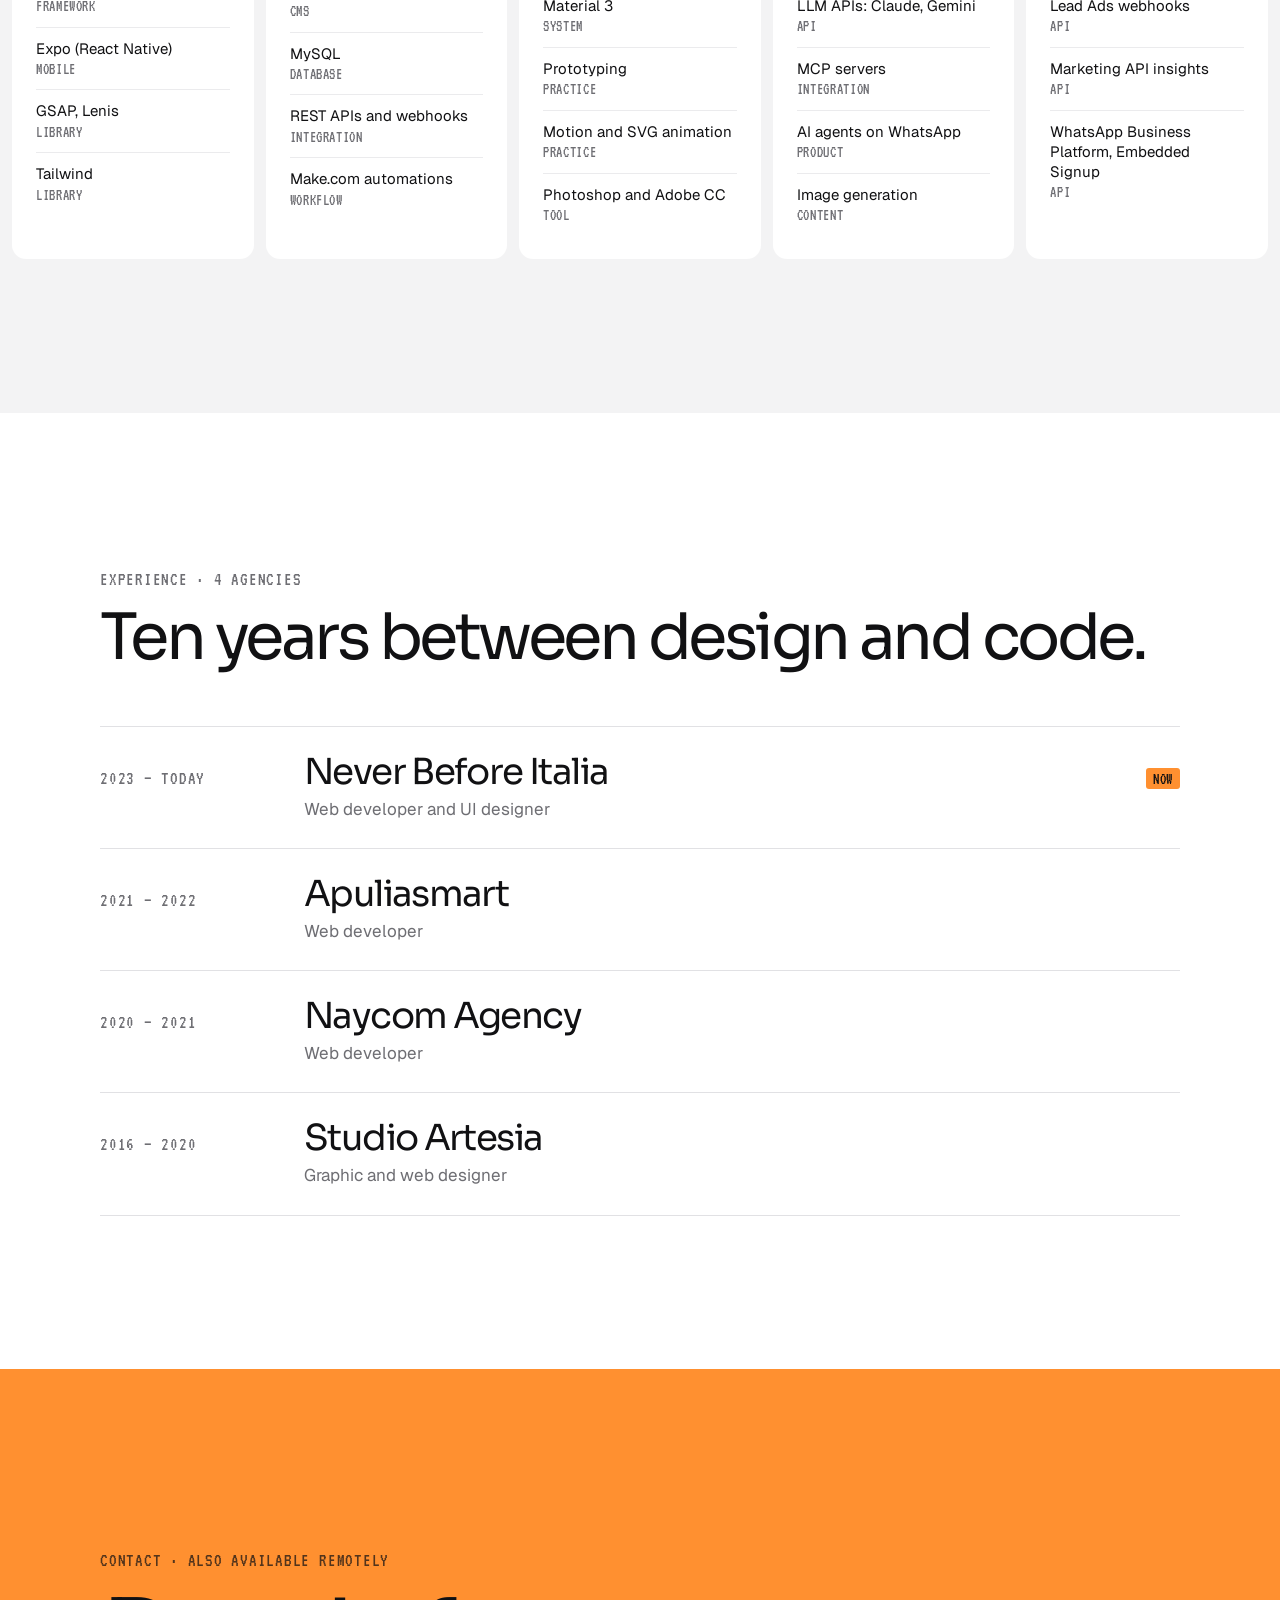
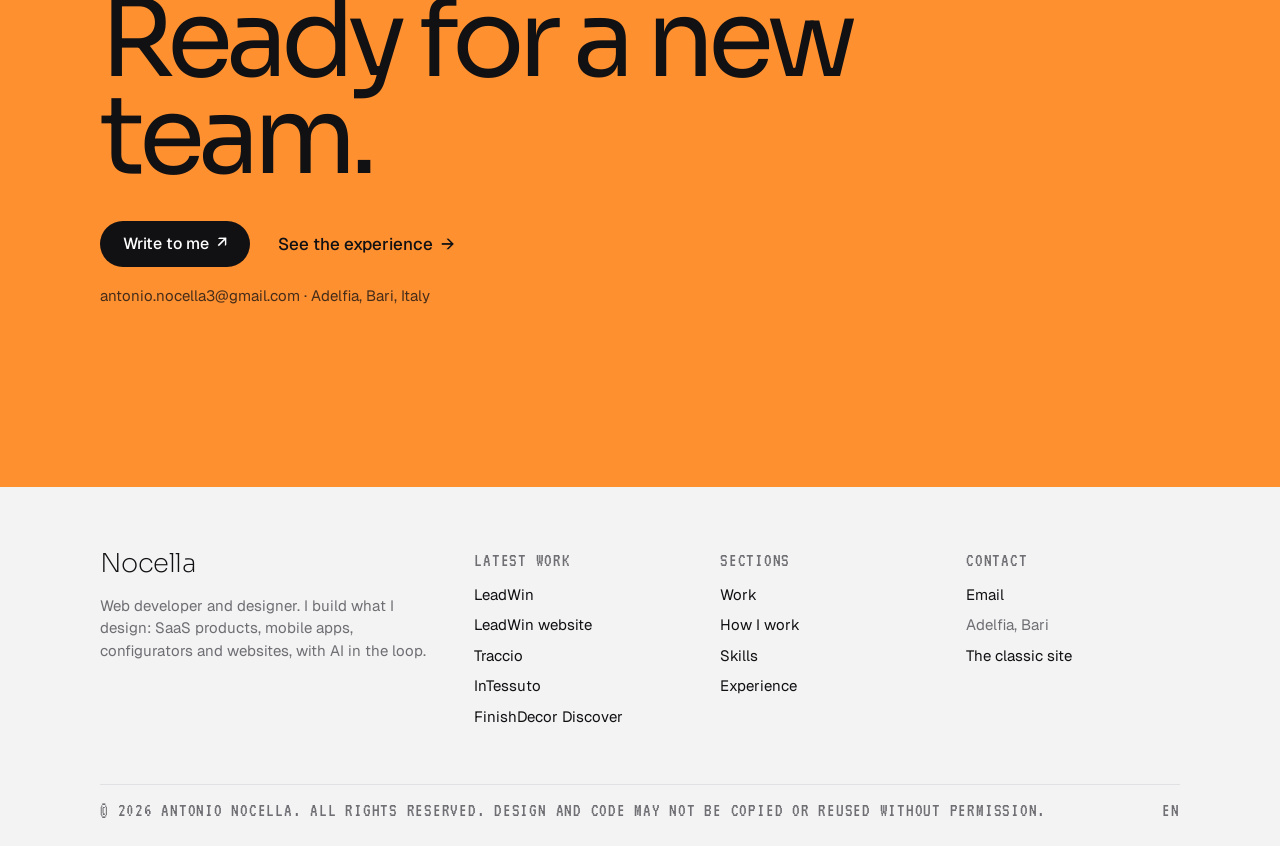
<file: apple.html>
<!doctype html>
<html lang="en">
<head>
<meta charset="utf-8">
<meta name="viewport" content="width=device-width, initial-scale=1, viewport-fit=cover">
<title>Antonio Nocella — Web developer and designer</title>
<meta name="description" content="Portfolio of Antonio Nocella, web developer and designer: SaaS products, mobile apps, configurators and websites, designed and built with AI in the loop.">
<meta name="author" content="Antonio Nocella">
<meta name="theme-color" content="#111113">
<link rel="preconnect" href="https://fonts.googleapis.com">
<link rel="preconnect" href="https://fonts.gstatic.com" crossorigin>
<link href="https://fonts.googleapis.com/css2?family=Geist:wght@400;500;600&family=Sora:wght@200;400&family=VT323&display=swap" rel="stylesheet">
<link href="device.css" rel="stylesheet">
<style>
  /* versione chiara della home, ispirata ad apple.com (tanto spazio, testi grandi, comparse morbide, megamenu).
     L'identità resta quella del portfolio: Sora per i titoli, Geist per il testo, etichette pixel VT323, arancione, cornice da editor sul titolo. */
  :root {
    --ink: #111113;        /* testo e fondi scuri, come il sito */
    --ink-2: #1A1A1D;      /* card sui fondi scuri */
    --paper: #FFFFFF;
    --paper-2: #F3F3F4;    /* fondo chiaro alternato */
    --fg: #111113;
    --mute: #6E6E73;
    --soft-dark: #A1A1A6;  /* testo secondario sui fondi scuri */
    --line: #E1E1E4;
    --line-dark: rgba(255,255,255,.12);
    --accent: #FF9030;
    --accent-h: #FFB066;
    --accent-ink: #B4530A; /* arancione scuro: frecce e dettagli su bianco, leggibile */
    --sans: Geist, Inter, system-ui, sans-serif;
    --display: Sora, Geist, system-ui, sans-serif;
    --pixel: VT323, ui-monospace, monospace;
    --ease: cubic-bezier(.2,.8,.2,1);
    --gutter: max(22px, env(safe-area-inset-left, 0px));
    --gutter-r: max(22px, env(safe-area-inset-right, 0px));
    color-scheme: light;
  }
  * { box-sizing: border-box; margin: 0; padding: 0; }
  [hidden] { display: none !important; }
  html { scroll-behavior: smooth; scroll-padding-top: 64px; }
  body { font-family: var(--sans); background: var(--paper); color: var(--fg); font-size: 17px; line-height: 1.5; -webkit-font-smoothing: antialiased; -moz-osx-font-smoothing: grayscale; overflow-x: hidden; }
  img, video { display: block; max-width: 100%; }
  a { color: inherit; text-decoration: none; }
  button { font: inherit; color: inherit; background: none; border: 0; cursor: pointer; }
  ::selection { background: var(--accent); color: var(--ink); }
  :focus-visible { outline: 2px solid var(--accent); outline-offset: 3px; border-radius: 4px; }
  .wrap { max-width: 1080px; margin: 0 auto; padding-left: var(--gutter); padding-right: var(--gutter-r); box-sizing: content-box; }
  .center { text-align: center; }
  .dark { background: var(--ink); color: #fff; }

  /* tipografia */
  .px { font-family: var(--pixel); font-size: 19px; font-weight: 400; line-height: 1.1; text-transform: uppercase; letter-spacing: .04em; color: var(--mute); }
  .dark .px { color: var(--soft-dark); }
  .headline { font-family: var(--display); font-weight: 400; font-size: clamp(38px, 7vw, 104px); line-height: .92; letter-spacing: -0.065em; }
  .h2 { font-family: var(--display); font-weight: 400; font-size: clamp(36px, 5vw, 64px); line-height: 1; letter-spacing: -0.055em; text-wrap: balance; }
  .lead { font-size: clamp(18px, 1.8vw, 22px); line-height: 1.45; }
  .sub { font-size: clamp(17px, 1.6vw, 20px); line-height: 1.45; color: var(--mute); }

  /* bottoni a pillola e link con freccia */
  .btn { display: inline-flex; align-items: center; justify-content: center; gap: 8px; height: 46px; padding: 0 22px; border-radius: 999px; border: 1px solid transparent; background: var(--accent); color: var(--ink); font: 500 16px/1 var(--sans); white-space: nowrap; transition: background .2s, color .2s, border-color .2s; }
  .btn:hover { background: var(--accent-h); }
  .btn-ink { background: var(--ink); color: #fff; }
  .btn-ink:hover { background: #2C2C2E; }
  .btn-line { background: transparent; border-color: currentColor; color: inherit; }
  .btn-line:hover { background: var(--ink); border-color: var(--ink); color: #fff; }
  .btn-s { height: 34px; padding: 0 16px; font-size: 14px; }
  .more { display: inline-flex; align-items: center; gap: 8px; font-weight: 500; }
  .more::after { content: "→"; color: var(--accent-ink); transition: translate .25s var(--ease); }
  .more:hover::after { translate: 4px 0; }
  .dark .more::after { color: var(--accent); }
  .ctas { display: flex; align-items: center; flex-wrap: wrap; gap: 14px 28px; }
  .center .ctas { justify-content: center; }

  /* comparsa allo scroll */
  .js .rv { opacity: 0; transform: translateY(32px); transition: opacity .9s var(--ease), transform .9s var(--ease); transition-delay: var(--d, 0s); }
  .js .rv.in { opacity: 1; transform: none; }

  /* ---------- logo: il wordmark del portfolio, che si scrive all'apertura e si riduce a "N" scorrendo (motivi.js) ---------- */
  .brand { display: flex; align-items: center; height: 52px; color: #fff; }
  .brand .word, .mm-word, .foot-word { font-family: var(--display); font-weight: 200; letter-spacing: -0.02em; line-height: 1; }
  .brand .word, .mm-word { font-size: 23px; }

  /* ---------- barra in alto, sempre visibile, con megamenu ---------- */
  /* passando sopra una voce il fondo sfocato si allunga (--gh) e mostra le colonne; la pagina sotto si sfoca */
  .gnav { --gh: 52px; position: sticky; top: 0; z-index: 60; height: 52px; }
  .gnav .gbg { position: absolute; left: 0; right: 0; top: 0; height: var(--gh); background: rgba(17,17,19,.82); backdrop-filter: saturate(180%) blur(20px); -webkit-backdrop-filter: saturate(180%) blur(20px); border-bottom: 1px solid rgba(255,255,255,.08); transition: height .36s cubic-bezier(.4,0,.6,1), background .3s; }
  .gnav.fly .gbg { background: rgba(17,17,19,.97); }
  .gnav .in { position: relative; max-width: 1080px; height: 52px; margin: 0 auto; padding-left: var(--gutter); padding-right: var(--gutter-r); box-sizing: content-box; display: flex; align-items: center; gap: 20px; }
  .gnav .links { list-style: none; display: flex; margin-left: auto; }
  .gnav .links a { display: flex; align-items: center; height: 52px; padding: 0 12px; font-size: 14px; color: rgba(255,255,255,.72); transition: color .2s; }
  .gnav .links a:hover, .gnav .links a.on { color: #fff; }
  .gnav .links a.on { box-shadow: inset 0 -2px 0 var(--accent); }
  .flyout { position: absolute; left: 0; right: 0; top: 52px; visibility: hidden; pointer-events: none; transition: visibility 0s .2s; }
  .gnav.fly .flyout { visibility: visible; pointer-events: auto; transition-delay: 0s; }
  .fly-in { max-width: 1080px; margin: 0 auto; padding: 36px var(--gutter-r) 64px var(--gutter); box-sizing: content-box; display: flex; gap: 64px; }
  .fly-g h4 { font: 400 18px/1.1 var(--pixel); text-transform: uppercase; letter-spacing: .04em; color: #8E8E93; margin-bottom: 14px; }
  .fly-g ul { list-style: none; display: flex; flex-direction: column; gap: 8px; }
  .fly-g a { font-size: 14px; line-height: 1.35; font-weight: 500; color: #D1D1D6; transition: color .2s; }
  .fly-g a:hover { color: #fff; }
  .fly-g.big ul { gap: 6px; }
  .fly-g.big a { font: 400 28px/1.1 var(--display); letter-spacing: -0.04em; color: #fff; }
  .fly-g.big a:hover { color: var(--accent); }
  .fly-g h4, .fly-g li { opacity: 0; transform: translateY(-4px); transition: opacity .2s, transform .2s; }
  .gnav.show .fly-g h4, .gnav.show .fly-g li { opacity: 1; transform: none; transition: opacity .32s var(--ease) calc(var(--i) * 22ms + 60ms), transform .32s var(--ease) calc(var(--i) * 22ms + 60ms); }
  .curtain { position: fixed; inset: 0; z-index: 55; pointer-events: none; opacity: 0; visibility: hidden; background: rgba(0,0,0,.35); backdrop-filter: blur(14px); -webkit-backdrop-filter: blur(14px); transition: opacity .32s, visibility .32s; }
  .curtain.on { opacity: 1; visibility: visible; }
  .gnav .burger { display: none; width: 44px; height: 44px; margin: 0 -12px 0 auto; place-items: center; }
  .gnav .burger span { position: relative; display: block; width: 18px; height: 1.5px; background: #fff; }
  .gnav .burger span::before, .gnav .burger span::after { content: ""; position: absolute; left: 0; width: 18px; height: 1.5px; background: #fff; }
  .gnav .burger span::before { transform: translateY(-5px); }
  .gnav .burger span::after { transform: translateY(5px); }

  /* ---------- menu da telefono: schermo intero scuro, le voci con sottomenu scorrono a un secondo livello ---------- */
  .mmenu { position: fixed; inset: 0; z-index: 80; display: flex; flex-direction: column; background: var(--ink); color: #fff; padding-top: env(safe-area-inset-top, 0px); opacity: 0; transition: opacity .3s var(--ease); }
  .mmenu.on { opacity: 1; }
  .mm-top { flex: none; display: flex; justify-content: space-between; align-items: center; height: 52px; padding: 0 max(10px, env(safe-area-inset-right, 0px)) 0 var(--gutter); border-bottom: 1px solid var(--line-dark); }
  .mm-top button { width: 44px; height: 44px; display: grid; place-items: center; }
  .mm-views { position: relative; flex: 1; overflow: hidden; }
  .mm-view { position: absolute; inset: 0; overflow-y: auto; padding: 20px var(--gutter-r) 48px var(--gutter); transition: transform .45s var(--ease), opacity .3s, visibility 0s; }
  .mm-sub { transform: translateX(40%); opacity: 0; visibility: hidden; }
  .mmenu.sub .mm-main { transform: translateX(-30%); opacity: 0; visibility: hidden; }
  .mmenu.sub .mm-sub { transform: none; opacity: 1; visibility: visible; }
  .mm-main ul { list-style: none; }
  .mm-main li { border-bottom: 1px solid var(--line-dark); }
  .mm-item { display: flex; justify-content: space-between; align-items: center; width: 100%; padding: 14px 0; text-align: left; font: 400 32px/1.05 var(--display); letter-spacing: -0.045em; color: #fff; }
  .mm-item .chev { color: var(--accent); flex: none; }
  .mm-back { display: flex; align-items: center; gap: 4px; margin: 0 0 22px -4px; padding: 6px 0; font: 400 19px/1 var(--pixel); text-transform: uppercase; letter-spacing: .04em; color: var(--soft-dark); }
  .mm-sub .fly-g + .fly-g { margin-top: 32px; }
  .mm-sub .fly-g ul { gap: 4px; }
  .mm-sub .fly-g a { display: block; padding: 5px 0; font-size: 17px; }
  .mm-sub .fly-g.big a { font-size: 32px; line-height: 1.1; }
  .mm-view li, .mm-view h4 { opacity: 0; transform: translateY(-8px); transition: opacity .3s var(--ease), transform .3s var(--ease); }
  .mm-view.show li, .mm-view.show h4 { opacity: 1; transform: none; transition-delay: calc(var(--i) * 28ms + 80ms); }
  html.lock { overflow: hidden; }

  /* ---------- hero: il titolo selezionato come in Figma, poi il prodotto che si allarga scorrendo ---------- */
  .hero { padding: clamp(64px, 9vw, 120px) 0 0; overflow: hidden; }
  .sel { position: relative; display: inline-block; margin-top: 56px; outline: 1px solid var(--accent); outline-offset: 12px; }
  .sel i { position: absolute; width: 9px; height: 9px; background: #fff; border: 1px solid var(--accent); }
  .sel i:nth-of-type(1) { left: -17px; top: -17px; }
  .sel i:nth-of-type(2) { right: -17px; top: -17px; }
  .sel i:nth-of-type(3) { left: -17px; bottom: -17px; }
  .sel i:nth-of-type(4) { right: -17px; bottom: -17px; }
  .sel-tag, .sel-size { position: absolute; font: 400 16px/1 var(--pixel); text-transform: uppercase; letter-spacing: .04em; padding: 3px 6px 2px; border-radius: 3px; background: var(--accent); color: var(--ink); white-space: nowrap; }
  .sel-tag { left: -17px; bottom: calc(100% + 20px); }
  .sel-size { left: 50%; top: calc(100% + 22px); transform: translateX(-50%); font-variant-numeric: tabular-nums; }
  .hero .headline .hi { color: var(--accent); }
  .hero .lead { max-width: 640px; margin: 64px auto 0; color: var(--soft-dark); }
  .hero .lead b { color: #fff; font-weight: 500; }
  .hero .ctas { margin-top: 28px; }
  .shot { --p: 0; position: relative; max-width: 1240px; margin: clamp(48px, 6vw, 80px) auto 0; padding: 0 var(--gutter-r) 0 var(--gutter); }
  .shot .frame { position: relative; aspect-ratio: 16 / 9.4; border-radius: calc(28px - 14px * var(--p)); overflow: hidden; transform: scale(calc(.86 + .14 * var(--p))); transform-origin: 50% 0; box-shadow: 0 40px 120px rgba(255,144,48, calc(.04 + .12 * var(--p))); will-change: transform; }
  .shot .frame .dev { position: absolute; inset: 0; }
  .caption { display: grid; grid-template-columns: repeat(3, 1fr); gap: 32px; padding-top: clamp(40px, 6vw, 72px); padding-bottom: clamp(80px, 10vw, 128px); }
  .caption > div { border-top: 1px solid var(--line-dark); padding-top: 18px; color: var(--soft-dark); font-size: 16px; }
  .caption strong { display: block; margin-bottom: 6px; font: 400 clamp(26px, 2.6vw, 34px)/1.05 var(--display); letter-spacing: -0.045em; color: #fff; }

  /* ---------- lavori: tile colorate, testo a sinistra ---------- */
  .work { padding: clamp(88px, 11vw, 140px) 0 12px; }
  .work .head { display: flex; justify-content: space-between; align-items: flex-end; gap: 16px 40px; flex-wrap: wrap; margin-bottom: 48px; }
  .work .head .h2 { margin-top: 12px; }
  .work .head .sub { max-width: 400px; }
  .grid { display: grid; grid-template-columns: 1fr 1fr; gap: 12px; max-width: 1600px; margin: 0 auto; padding: 0 12px; }
  .tile { --c: #F3F3F4; position: relative; display: flex; flex-direction: column; min-height: 620px; border-radius: 14px; overflow: hidden; background: var(--c); color: var(--ink); }
  .tile .tcopy { display: flex; flex-direction: column; align-items: flex-start; gap: 10px; padding: 36px 40px 0; }
  .tile .kick { color: rgba(17,17,19,.66); }
  .tile h3 { font: 400 clamp(34px, 3.4vw, 52px)/1 var(--display); letter-spacing: -0.055em; }
  .tile .tag { max-width: 34ch; font-size: clamp(17px, 1.5vw, 20px); line-height: 1.35; color: rgba(17,17,19,.8); }
  .tile .tact { display: flex; flex-wrap: wrap; align-items: center; gap: 10px; margin-top: 10px; }
  .tile .btn { height: 42px; padding: 0 18px; font-size: 15px; }
  .tile .btn-line:hover { color: #fff; }
  .film { display: inline-flex; align-items: center; gap: 6px; height: 42px; padding: 0 8px; font-size: 15px; font-weight: 500; }
  .film:hover { text-decoration: underline; text-underline-offset: 4px; }
  .tile .media { position: relative; display: block; flex: 1; min-height: 320px; margin-top: 32px; }
  .tile .media .dev { position: absolute; inset: 0; }
  .tile.full { grid-column: 1 / -1; display: grid; grid-template-columns: minmax(0, 1fr) minmax(0, 1.7fr); min-height: 640px; }
  .tile.full .tcopy { justify-content: flex-end; padding: 48px; }
  .tile.full h3 { font-size: clamp(42px, 4.6vw, 68px); }
  .tile.full .media { margin-top: 0; }

  /* ---------- AI nel metodo ---------- */
  .ai { background: var(--paper-2); padding: clamp(96px, 12vw, 160px) 0; }
  .ai .h2 { margin-top: 14px; max-width: 13ch; }
  .ai .cols { display: grid; grid-template-columns: 1fr 1fr; gap: 40px; max-width: 900px; margin-top: 48px; }
  .ai .cols p { font-size: clamp(18px, 1.7vw, 21px); line-height: 1.45; color: var(--mute); }
  .ai .cols b { color: var(--fg); font-weight: 500; }
  .chips { display: flex; flex-wrap: wrap; gap: 8px; margin-top: 40px; }
  .chips a { font: 400 18px/1 var(--pixel); text-transform: uppercase; letter-spacing: .04em; padding: 7px 12px 5px; border: 1px solid var(--line); border-radius: 999px; background: #fff; transition: border-color .2s; }
  .chips a:hover { border-color: var(--accent); }

  /* ---------- passi del metodo: carosello ---------- */
  .steps { padding: clamp(96px, 12vw, 160px) 0 clamp(64px, 8vw, 104px); overflow: hidden; }
  .steps .top { display: flex; justify-content: space-between; align-items: flex-end; gap: 24px; flex-wrap: wrap; }
  .steps .h2 { margin-top: 14px; }
  .st-ctrl { display: flex; align-items: center; gap: 10px; }
  .st-count { min-width: 76px; text-align: center; font-variant-numeric: tabular-nums; }
  .c-btn { display: grid; place-items: center; width: 52px; height: 52px; border-radius: 50%; border: 1px solid rgba(255,255,255,.35); color: #fff; transition: background .2s, color .2s, border-color .2s, opacity .2s; }
  .c-btn:hover { background: #fff; color: var(--ink); border-color: #fff; }
  .c-btn:disabled { opacity: .3; pointer-events: none; }
  .st-track { list-style: none; display: flex; gap: 12px; margin-top: 48px; overflow-x: auto; scroll-snap-type: x mandatory; scrollbar-width: none; cursor: grab; padding: 0 max(var(--gutter-r), calc((100vw - 1080px) / 2)) 0 max(var(--gutter), calc((100vw - 1080px) / 2)); scroll-padding: 0 max(var(--gutter), calc((100vw - 1080px) / 2)); }
  .st-track::-webkit-scrollbar { display: none; }
  .st-track.drag { scroll-snap-type: none; cursor: grabbing; user-select: none; }
  .st-card { flex: 0 0 min(82vw, 440px); scroll-snap-align: start; display: flex; flex-direction: column; padding: 12px; border: 1px solid var(--line-dark); border-radius: 14px; background: var(--ink-2); }
  .st-card .fig { border-radius: 8px; }
  .st-tags { display: flex; gap: 6px; padding: 16px 6px 0; }
  .st-tags span { font-size: 16px; padding: 2px 10px; border: 1px solid var(--line-dark); border-radius: 999px; color: #C7C7CC; }
  .st-body { padding: 16px 6px 8px; }
  .st-body strong { display: block; font: 400 clamp(24px, 2.2vw, 28px)/1.05 var(--display); letter-spacing: -0.045em; }
  .st-body p { margin-top: 10px; font-size: 16px; color: var(--soft-dark); }

  /* ---------- manifesto e numeri ---------- */
  .manifesto { padding: clamp(40px, 6vw, 72px) 0 clamp(110px, 14vw, 180px); }
  .manifesto .text { max-width: 920px; font: 400 clamp(34px, 4.8vw, 68px)/1.02 var(--display); letter-spacing: -0.05em; }
  .manifesto .w { color: #3A3A3C; transition: color .25s; }
  .manifesto .w.on { color: #fff; }
  .numbers { display: grid; grid-template-columns: repeat(5, 1fr); margin-top: 88px; border: 1px solid var(--line-dark); border-radius: 8px; }
  .numbers > div { padding: 16px 18px 18px; }
  .numbers > div + div { border-left: 1px solid var(--line-dark); }
  .numbers dd { display: flex; margin-top: 14px; color: var(--accent); font: 400 clamp(56px, 6vw, 92px)/1 var(--display); letter-spacing: -0.05em; font-variant-numeric: tabular-nums; }
  /* contatore a rulli: ogni cifra è una colonna 0-9 ripetuta due volte che gira fino al valore */
  .odo { display: block; height: 1em; overflow-x: visible; overflow-y: clip; }
  .odo > span { display: block; transition: transform 1.8s cubic-bezier(.16,1,.3,1) var(--d, 0s); }
  .odo i { display: block; height: 1em; font-style: normal; }
  .go .odo > span { transform: translateY(var(--y)); }
  .manifesto .note { margin-top: 20px; }

  /* ---------- competenze ---------- */
  .stack { background: var(--paper-2); padding: clamp(96px, 12vw, 160px) 0; }
  .stack .h2 { margin-top: 14px; }
  .stack .sub { max-width: 520px; margin-top: 16px; }
  .cmp { display: grid; grid-template-columns: repeat(5, 1fr); gap: 12px; max-width: 1600px; margin: 56px auto 0; padding: 0 12px; }
  .cmp article { padding: 28px 24px 24px; border-radius: 14px; background: #fff; }
  .cmp h3 { margin-top: 10px; font: 400 26px/1.05 var(--display); letter-spacing: -0.045em; }
  .cmp ul { list-style: none; margin-top: 20px; }
  .cmp li { padding: 11px 0; border-top: 1px solid #EBEBED; font-size: 15px; line-height: 1.35; }
  .cmp li .px { display: block; margin-top: 2px; font-size: 16px; }

  /* ---------- percorso ---------- */
  .exp { padding: clamp(96px, 12vw, 160px) 0; }
  .exp .h2 { margin-top: 14px; }
  .exp ol { list-style: none; margin-top: 56px; }
  .exp li { display: grid; grid-template-columns: 180px 1fr auto; gap: 24px; align-items: baseline; padding: 26px 0; border-top: 1px solid var(--line); }
  .exp li:last-child { border-bottom: 1px solid var(--line); }
  .exp strong { display: block; font: 400 clamp(26px, 2.8vw, 36px)/1.05 var(--display); letter-spacing: -0.045em; }
  .exp .role { margin-top: 6px; color: var(--mute); }
  .now { font: 400 16px/1 var(--pixel); text-transform: uppercase; letter-spacing: .04em; padding: 3px 7px 2px; border-radius: 3px; background: var(--accent); color: var(--ink); }

  /* ---------- chiusura: il blocco arancione del sito ---------- */
  .closing { background: var(--accent); color: var(--ink); padding: clamp(110px, 14vw, 180px) 0; }
  .closing .px { color: rgba(17,17,19,.72); }
  .closing h2 { max-width: 10ch; margin-top: 18px; font: 400 clamp(56px, 8.4vw, 132px)/.9 var(--display); letter-spacing: -0.065em; }
  .closing .ctas { margin-top: 36px; }
  .closing .more::after { color: var(--ink); }
  .closing small { display: block; margin-top: 18px; font-size: 15px; color: rgba(17,17,19,.78); }

  /* ---------- video ---------- */
  .vmodal { margin: auto; padding: 0; border: 0; background: none; width: min(1100px, calc(100% - 32px)); max-width: none; max-height: calc(100svh - 32px); overflow: visible; }
  .vmodal.tall { width: min(420px, calc(100% - 32px)); }
  .vmodal::backdrop { background: rgba(17,17,19,.9); backdrop-filter: blur(10px); -webkit-backdrop-filter: blur(10px); }
  html:has(.vmodal[open]) { overflow: hidden; }
  .vmodal video { display: block; width: 100%; max-height: calc(100svh - 120px); object-fit: contain; border-radius: 14px; background: #0B0B0C; }
  .vm-bar { display: flex; justify-content: space-between; align-items: center; gap: 16px; margin-top: 14px; color: #fff; }
  .vm-bar h3 { font: 400 24px/1 var(--display); letter-spacing: -0.045em; }
  .vm-bar .more::after { color: var(--accent); }
  .vm-close { position: fixed; top: calc(16px + env(safe-area-inset-top, 0px)); right: calc(16px + env(safe-area-inset-right, 0px)); width: 40px; height: 40px; border-radius: 50%; display: grid; place-items: center; background: #2C2C2E; color: #fff; }
  .vm-close:hover { background: var(--accent); color: var(--ink); }

  /* ---------- footer ---------- */
  .foot { background: var(--paper-2); color: var(--mute); font-size: 15px; padding: 64px 0 calc(24px + env(safe-area-inset-bottom, 0px)); }
  .foot-grid { display: grid; grid-template-columns: 1.6fr repeat(3, 1fr); gap: 32px; }
  .foot-word { font-size: 26px; color: var(--fg); }
  .foot .bio { max-width: 38ch; margin-top: 16px; }
  .foot h4 { margin-bottom: 12px; font-weight: 400; }
  .foot ul { list-style: none; display: flex; flex-direction: column; gap: 8px; }
  .foot ul a { color: var(--fg); }
  .foot ul a:hover { text-decoration: underline; text-underline-offset: 3px; }
  .legal { display: flex; justify-content: space-between; flex-wrap: wrap; gap: 12px; margin-top: 56px; padding-top: 16px; border-top: 1px solid var(--line); }
  .legal a { color: var(--fg); }

  /* ---------- responsive ---------- */
  @media (max-width: 1068px) {
    .cmp { grid-template-columns: repeat(3, 1fr); }
    .tile { min-height: 560px; }
    .fly-in { gap: 44px; }
  }
  @media (max-width: 900px) {
    .numbers { grid-template-columns: 1fr; }
    .numbers > div { display: flex; justify-content: space-between; align-items: center; gap: 16px; padding: 18px 20px; }
    .numbers > div + div { border-left: 0; border-top: 1px solid var(--line-dark); }
    .numbers dd { margin-top: 0; font-size: 68px; }
  }
  @media (max-width: 833px) {
    .gnav .links, .gnav .cta { display: none; }
    .gnav .burger { display: grid; }
    .caption { grid-template-columns: 1fr; gap: 20px; }
    .grid { grid-template-columns: 1fr; }
    .tile, .tile.full { display: flex; min-height: 540px; }
    .tile .tcopy, .tile.full .tcopy { padding: 30px 24px 0; }
    .tile.full .media { margin-top: 28px; }
    .ai .cols { grid-template-columns: 1fr; gap: 18px; margin-top: 32px; }
    .cmp { grid-template-columns: 1fr 1fr; }
    .exp li { grid-template-columns: 1fr auto; gap: 8px 16px; }
    .exp li .yr { grid-column: 1 / -1; }
    .foot-grid { grid-template-columns: 1fr 1fr; }
    .foot-grid > div:first-child { grid-column: 1 / -1; }
  }
  @media (max-width: 560px) {
    .grid, .cmp { padding: 0 8px; gap: 8px; }
    .cmp { grid-template-columns: 1fr; }
    .tile, .tile.full { min-height: 500px; }
    .tile .media { min-height: 280px; }
    .numbers dd { font-size: 60px; }
    .shot { padding: 0 12px; }
  }
  @media (prefers-reduced-motion: reduce) {
    .js .rv { opacity: 1; transform: none; transition: none; }
    .manifesto .w { color: #fff; }
    .odo > span { transition: none; }
    .shot { --p: 1 !important; }
  }
</style>
<script>document.documentElement.classList.add('js')</script>
</head>
<body>

<header class="gnav hdr" id="gnav">
  <div class="gbg" aria-hidden="true"></div>
  <nav class="in" aria-label="Main">
    <a href="#" class="brand" aria-label="Nocella, home"><span class="word">Nocella</span></a>
    <ul class="links" id="gLinks">
      <li><a href="#work">Work</a></li>
      <li><a href="#ai">How I work</a></li>
      <li><a href="#stack">Skills</a></li>
      <li><a href="#experience">Experience</a></li>
      <li><a href="#contact">Contact</a></li>
    </ul>
    <a href="mailto:antonio.nocella3@gmail.com" class="btn btn-s cta">Write to me</a>
    <button class="burger" id="burger" aria-label="Open menu" aria-expanded="false" aria-controls="mmenu"><span></span></button>
  </nav>
  <div class="flyout" id="flyout"><div class="fly-in" id="flyIn"></div></div>
</header>
<div class="curtain" id="curtain" aria-hidden="true"></div>
<div class="mmenu" id="mmenu" role="dialog" aria-modal="true" aria-label="Menu" hidden>
  <div class="mm-top">
    <a href="#" class="brand" aria-label="Nocella, home"><span class="mm-word">Nocella</span></a>
    <button id="mmClose" aria-label="Close menu"><svg width="18" height="18" viewBox="0 0 24 24" fill="none" stroke="currentColor" stroke-width="1.6" stroke-linecap="round" aria-hidden="true"><path d="M5 5l14 14M19 5L5 19"/></svg></button>
  </div>
  <div class="mm-views"><nav class="mm-view mm-main" id="mmMain" aria-label="Menu"></nav><nav class="mm-view mm-sub" id="mmSub" aria-label="Submenu"></nav></div>
</div>

<main>
  <!-- HERO -->
  <section class="hero dark" id="top">
    <div class="wrap center">
      <span class="px rv" id="coords">X 0 · Y 0 · 1440 × 900 · Adelfia, Bari</span>
      <div class="rv" style="--d:.1s">
        <div class="sel">
          <h1 class="headline">Designed by me.<br><span class="hi">Built by me.</span></h1>
          <span class="sel-tag" aria-hidden="true">H1 · Sora 400</span>
          <span class="sel-size" id="selSize" aria-hidden="true"></span>
          <i></i><i></i><i></i><i></i>
        </div>
      </div>
      <p class="lead rv" style="--d:.2s">I'm Antonio Nocella. For ten years I've designed digital products in agencies and built them myself: <b>SaaS platforms, mobile apps, configurators, websites.</b> Today AI is part of every step, from the first spec to the code in production.</p>
      <div class="ctas rv" style="--d:.3s"><a href="#work" class="btn">See the work</a><a href="#ai" class="more">How I work</a></div>
    </div>
    <div class="shot" id="shot"><div class="frame" id="shotFrame"></div></div>
    <div class="wrap caption">
      <div class="rv"><strong>Web developer</strong>React, Next.js, Expo, Supabase.</div>
      <div class="rv" style="--d:.1s"><strong>Designer</strong>Product, UI and design systems.</div>
      <div class="rv" style="--d:.2s"><strong>Meta developer</strong>Behind the LeadWin Meta app.</div>
    </div>
  </section>

  <!-- LAVORI -->
  <section class="work" id="work">
    <div class="wrap head">
      <div class="rv"><span class="px" id="workLabel">Portfolio</span><h2 class="h2">Selected work.</h2></div>
      <p class="sub rv" style="--d:.1s">Designed and built end to end, from the first screen to the code in production. Most of them are live.</p>
    </div>
    <div class="grid" id="grid"></div>
  </section>

  <!-- AI NEL METODO -->
  <section class="ai" id="ai">
    <div class="wrap">
      <span class="px rv">How I work · AI in the loop</span>
      <h2 class="h2 rv" style="--d:.1s">Designing with AI, not around it.</h2>
      <div class="cols">
        <p class="rv">AI is how I work every day: <b>to think faster, to try more ideas and to build real things instead of static screens.</b> The decisions stay mine, and so does the responsibility for what ships.</p>
        <p class="rv" style="--d:.1s">It also ends up inside the products: <b>assistants that answer on your own data, agents on WhatsApp, AI-generated rooms in a showroom.</b></p>
      </div>
      <div class="chips rv" id="aiIn"></div>
    </div>
  </section>

  <!-- PASSI -->
  <section class="steps dark" id="highlights">
    <div class="wrap top">
      <div class="rv"><span class="px">The method · 5 steps</span><h2 class="h2">From the brief to live.</h2></div>
      <div class="st-ctrl rv" style="--d:.1s">
        <button class="c-btn" id="stPrev" aria-label="Previous step"><svg width="22" height="22" viewBox="0 0 24 24" fill="none" stroke="currentColor" stroke-width="2" stroke-linecap="round" stroke-linejoin="round" aria-hidden="true"><path d="M15 6l-6 6 6 6"/></svg></button>
        <span class="px st-count" id="stCount">01 / 05</span>
        <button class="c-btn" id="stNext" aria-label="Next step"><svg width="22" height="22" viewBox="0 0 24 24" fill="none" stroke="currentColor" stroke-width="2" stroke-linecap="round" stroke-linejoin="round" aria-hidden="true"><path d="M9 6l6 6-6 6"/></svg></button>
      </div>
    </div>
    <ol class="st-track" id="stTrack" aria-label="How I work with AI">
      <li class="st-card"><div class="fig" data-fig="brief"></div><div class="st-tags px"><span>Step 01</span><span>LLM</span></div><div class="st-body"><strong>Frame the problem</strong><p>Before opening a design tool I write the brief with an LLM: goals, edge cases, risks and what not to build.</p></div></li>
      <li class="st-card"><div class="fig" data-fig="options"></div><div class="st-tags px"><span>Step 02</span><span>Options</span></div><div class="st-body"><strong>Explore wide, cut fast</strong><p>Several directions side by side, then I keep the one that holds up on a real phone, not the one that looks best in a mockup.</p></div></li>
      <li class="st-card"><div class="fig" data-fig="code"></div><div class="st-tags px"><span>Step 03</span><span>Claude Code</span></div><div class="st-body"><strong>Prototype in code</strong><p>With Claude Code the design becomes a working prototype in hours: real data, real devices, a link to share.</p></div></li>
      <li class="st-card"><div class="fig" data-fig="checks"></div><div class="st-tags px"><span>Step 04</span><span>Tests</span></div><div class="st-body"><strong>Check what matters</strong><p>Small automated checks on permissions, scoring and data parsing, so speed doesn't turn into bugs.</p></div></li>
      <li class="st-card"><div class="fig" data-fig="ship"></div><div class="st-tags px"><span>Step 05</span><span>Live</span></div><div class="st-body"><strong>Ship and keep going</strong><p>Most projects on this page are live. I keep iterating on what people actually do with them.</p></div></li>
    </ol>
  </section>

  <!-- MANIFESTO + NUMERI -->
  <section class="manifesto dark" id="numbers">
    <div class="wrap">
      <p class="text" id="manifesto">Most of what I design, I also build. So when something doesn't work, there's no developer to blame.</p>
      <dl class="numbers" id="numList"></dl>
      <p class="px note">Antonio Nocella · 2026 · Figures refer to the projects on this page</p>
    </div>
  </section>

  <!-- COMPETENZE -->
  <section class="stack" id="stack">
    <div class="wrap">
      <span class="px rv" id="stackLabel">Stack</span>
      <h2 class="h2 rv" style="--d:.1s">One person, the whole stack.</h2>
      <p class="sub rv" style="--d:.2s">No hand-off between design and code: the same person takes a screen from idea to production.</p>
    </div>
    <div class="cmp" id="cmp"></div>
  </section>

  <!-- PERCORSO -->
  <section class="exp" id="experience">
    <div class="wrap">
      <span class="px rv">Experience · 4 agencies</span>
      <h2 class="h2 rv" style="--d:.1s">Ten years between design and code.</h2>
      <ol id="jobs"></ol>
    </div>
  </section>

  <!-- CHIUSURA -->
  <section class="closing" id="contact">
    <div class="wrap">
      <span class="px rv">Contact · Also available remotely</span>
      <h2 class="rv" style="--d:.1s">Ready for a new team.</h2>
      <div class="ctas rv" style="--d:.2s"><a href="mailto:antonio.nocella3@gmail.com" class="btn btn-ink">Write to me <span aria-hidden="true">↗</span></a><a href="#experience" class="more">See the experience</a></div>
      <small class="rv" style="--d:.3s">antonio.nocella3@gmail.com · Adelfia, Bari, Italy</small>
    </div>
  </section>
</main>

<dialog class="vmodal" id="vmodal" aria-labelledby="vmTitle">
  <button class="vm-close" id="vmClose" aria-label="Close video"><svg width="14" height="14" viewBox="0 0 24 24" fill="none" stroke="currentColor" stroke-width="3" stroke-linecap="round" aria-hidden="true"><path d="M6 6l12 12M18 6L6 18"/></svg></button>
  <video id="vmVideo" controls playsinline loop muted></video>
  <div class="vm-bar"><h3 id="vmTitle"></h3><a class="more" id="vmCase">Case study</a></div>
</dialog>

<footer class="foot">
  <div class="wrap">
    <div class="foot-grid">
      <div>
        <a href="#" class="foot-word" aria-label="Nocella, home">Nocella</a>
        <p class="bio">Web developer and designer. I build what I design: SaaS products, mobile apps, configurators and websites, with AI in the loop.</p>
      </div>
      <div><h4 class="px">Latest work</h4><ul id="footWorks"></ul></div>
      <div><h4 class="px">Sections</h4><ul><li><a href="#work">Work</a></li><li><a href="#ai">How I work</a></li><li><a href="#stack">Skills</a></li><li><a href="#experience">Experience</a></li></ul></div>
      <div><h4 class="px">Contact</h4><ul><li><a href="mailto:antonio.nocella3@gmail.com">Email</a></li><li>Adelfia, Bari</li><li><a href="index.html">The classic site</a></li></ul></div>
    </div>
    <div class="legal px">
      <span>© 2026 Antonio Nocella. All rights reserved. Design and code may not be copied or reused without permission.</span>
      <span>EN</span>
    </div>
  </div>
</footer>

<script src="https://cdnjs.cloudflare.com/ajax/libs/gsap/3.12.5/gsap.min.js"></script>
<script src="dati.js"></script>
<script src="motivi.js"></script>
<script>
  const $ = s => document.querySelector(s);
  const still = matchMedia('(prefers-reduced-motion: reduce)').matches;
  const pad = n => String(n).padStart(2, '0');

  // una frase breve per ogni lavoro
  const tagline = {
    '01': 'Every lead. One pipeline.', '01-site': 'A whole SaaS, explained in one scroll.', '02': 'Your parcels. Only when it matters.',
    '03': '1,700 colours. A few questions.', '04': 'Touch the samples. Keep the palette.', '05': 'An agency, run from one place.',
    '06': 'Design trends, on a globe.', '07': 'Motion that explains.', '08': 'Industrial tech. Numbers first.',
    '09': 'Gear for pilots.', '10': 'Made in Italy. Made to fly.', '11': 'From factory to site.',
  };
  const skills = {
    'Front-end':         [['HTML and CSS','Language'],['JavaScript and TypeScript','Language'],['React and Next.js','Framework'],['Expo (React Native)','Mobile'],['GSAP, Lenis','Library'],['Tailwind','Library']],
    'Back-end and data': [['Supabase: Postgres, RLS, Edge Functions','Platform'],['PHP, WordPress, WooCommerce','CMS'],['MySQL','Database'],['REST APIs and webhooks','Integration'],['Make.com automations','Workflow']],
    'Design':            [['Product design','Practice'],['UI design and design systems','Practice'],['Material 3','System'],['Prototyping','Practice'],['Motion and SVG animation','Practice'],['Photoshop and Adobe CC','Tool']],
    'AI':                [['Claude Code','Tool'],['LLMs for specs and research','Practice'],['LLM APIs: Claude, Gemini','API'],['MCP servers','Integration'],['AI agents on WhatsApp','Product'],['Image generation','Content']],
    'Meta platform':     [['Meta app development (Tech Provider)','Developer'],['Facebook Login and Pages','API'],['Lead Ads webhooks','API'],['Marketing API insights','API'],['WhatsApp Business Platform, Embedded Signup','API']],
  };
  const jobs = [
    ['Never Before Italia', 'Web developer and UI designer', '2023 — today'],
    ['Apuliasmart',         'Web developer',                 '2021 — 2022'],
    ['Naycom Agency',       'Web developer',                 '2020 — 2021'],
    ['Studio Artesia',      'Graphic and web designer',      '2016 — 2020'],
  ];
  const numbers = [['Years of work','10'],['Agencies','04'],['Projects here', pad(works.length)],['Live links', pad(works.filter(w => w.url).length)],['With AI inside', pad(works.filter(w => w.ai).length)]];

  // hero: il primo lavoro, grande, che si allarga scorrendo
  $('#shotFrame').innerHTML = device(works[0]);

  // tile: il primo a tutta larghezza, poi a coppie, un altro a tutta larghezza a metà; l'ultimo si allarga se resterebbe da solo
  const play = '<svg width="16" height="16" viewBox="0 0 24 24" fill="currentColor" aria-hidden="true"><path d="M7 4.5v15l13-7.5z"/></svg>';
  const full = i => i === 0 || i === 5 || (i === works.length - 1 && (works.length - 6) % 2 === 1);
  $('#workLabel').textContent = `Portfolio · ${pad(works.length)} projects`;
  $('#grid').innerHTML = works.map((w, i) => `
    <article class="tile rv${full(i) ? ' full' : ''}" id="p-${w.id}" style="--c:${w.c}">
      <div class="tcopy">
        <span class="px kick">${w.t.join(' · ')}${w.ai ? ' · AI inside' : ''}</span>
        <h3>${w.n}</h3>
        <p class="tag">${tagline[w.id] || w.kind}</p>
        <div class="tact"><a href="${workUrl(w)}" class="btn btn-ink">Case study <span aria-hidden="true">→</span></a>${w.url ? `<a href="${w.url}" target="_blank" rel="noopener" class="btn btn-line">Live <span aria-hidden="true">↗</span></a>` : ''}${w.video === false ? '' : `<button class="film" data-i="${i}">${play}Play video</button>`}</div>
      </div>
      <a class="media" href="${workUrl(w)}" aria-label="${w.n}, case study">${device(w)}</a>
    </article>`).join('');

  $('#aiIn').innerHTML = works.filter(w => w.ai).map(w => `<a href="#p-${w.id}">${w.n} →</a>`).join('');
  $('#footWorks').innerHTML = works.slice(0, 5).map(w => `<li><a href="${workUrl(w)}">${w.n}</a></li>`).join('');
  $('#stackLabel').textContent = `Stack · ${Object.values(skills).flat().length} skills`;
  $('#cmp').innerHTML = Object.entries(skills).map(([g, list], i) => `<article class="rv" style="--d:${i * .06}s"><span class="px">${pad(list.length)} skills</span><h3>${g}</h3><ul>${list.map(([s, k]) => `<li>${s}<span class="px">${k}</span></li>`).join('')}</ul></article>`).join('');
  $('#jobs').innerHTML = jobs.map(([a, r, y], i) => `<li class="rv"><span class="px yr">${y}</span><div><strong>${a}</strong><p class="role">${r}</p></div>${i === 0 ? '<span class="now">Now</span>' : '<span></span>'}</li>`).join('');
  document.querySelectorAll('#stTrack .fig').forEach(f => motivo(f, f.dataset.fig));
  autoplay();

  // numeri a rulli: quando entrano a schermo ogni cifra gira e si ferma sul valore, una dopo l'altra
  {
    const roll = '0123456789'.repeat(2).split('').map(d => `<i>${d}</i>`).join('');
    let k = 0;
    $('#numList').innerHTML = numbers.map(([label, v]) => `<div><dt class="px">${label}</dt><dd aria-label="${v}">${[...v].map(d =>
      `<span class="odo" aria-hidden="true"><span style="--y:${-(10 + +d) * 5}%;--d:${(k++) * .08}s">${roll}</span></span>`).join('')}</dd></div>`).join('');
    if (still) $('#numList').classList.add('go');
    else new IntersectionObserver(([e], io) => { if (e.isIntersecting) { io.disconnect(); $('#numList').classList.add('go'); } }, { threshold: .5 }).observe($('#numList'));
  }

  // comparsa allo scroll
  const rvIO = new IntersectionObserver(es => es.forEach(e => { if (e.isIntersecting) { e.target.classList.add('in'); rvIO.unobserve(e.target); } }), { rootMargin: '0px 0px -10% 0px' });
  document.querySelectorAll('.rv').forEach(el => rvIO.observe(el));

  // misura del titolo selezionato e coordinate da editor, con i valori veri dello schermo
  const h1 = $('.sel h1'), coords = $('#coords');
  const measure = () => { $('#selSize').textContent = `${Math.round(h1.offsetWidth)} × ${Math.round(h1.offsetHeight)}`; };
  const place = () => { coords.textContent = `X 0 · Y ${Math.round(scrollY)} · ${innerWidth} × ${innerHeight} · Adelfia, Bari`; };
  document.fonts?.ready.then(measure); measure();

  // prodotto che si allarga + manifesto che si accende + coordinate: un solo gestore di scroll
  const shot = $('#shot'), m = $('#manifesto');
  [...m.childNodes].forEach(n => {
    if (n.nodeType !== 3) return;
    const frag = document.createDocumentFragment();
    n.textContent.split(/(\s+)/).forEach(t => { if (!t.trim()) { frag.append(t); return; } const s = document.createElement('span'); s.className = 'w'; s.textContent = t; frag.append(s); });
    n.replaceWith(frag);
  });
  const words = [...m.querySelectorAll('.w')];
  const clamp = v => Math.min(Math.max(v, 0), 1);
  let ticking = false;
  const onScroll = () => {
    ticking = false;
    const r = shot.getBoundingClientRect();
    if (!still) shot.style.setProperty('--p', clamp((innerHeight - r.top) / (innerHeight * .9)).toFixed(3));
    const mr = m.getBoundingClientRect();
    const p = clamp((innerHeight * .85 - mr.top) / (mr.height + innerHeight * .3));
    words.forEach((w, i) => w.classList.toggle('on', still || i < p * words.length * 1.15));
    place();
  };
  addEventListener('scroll', () => { if (!ticking) { ticking = true; requestAnimationFrame(onScroll); } }, { passive: true });
  addEventListener('resize', () => { measure(); onScroll(); }); onScroll();

  // passi del metodo: frecce, contatore, trascinamento col mouse
  (() => {
    const track = $('#stTrack'), cards = [...track.children], count = $('#stCount'), prev = $('#stPrev'), next = $('#stNext');
    const x0 = () => cards[0].offsetLeft;
    const go = i => track.scrollTo({ left: cards[Math.max(0, Math.min(i, cards.length - 1))].offsetLeft - x0(), behavior: still ? 'auto' : 'smooth' });
    const cur = () => { const x = track.scrollLeft; let best = 0; cards.forEach((c, i) => { if (Math.abs(c.offsetLeft - x0() - x) < Math.abs(cards[best].offsetLeft - x0() - x)) best = i; }); return best; };
    const sync = () => {
      const end = track.scrollLeft > track.scrollWidth - track.clientWidth - 4;
      count.textContent = `${pad((end ? cards.length - 1 : cur()) + 1)} / ${pad(cards.length)}`;
      prev.disabled = track.scrollLeft < 4; next.disabled = end;
    };
    prev.onclick = () => go(cur() - 1); next.onclick = () => go(cur() + 1);
    track.addEventListener('scroll', sync, { passive: true }); addEventListener('resize', sync); sync();
    let dx = null, s0 = 0;
    track.addEventListener('pointerdown', e => { if (e.pointerType !== 'mouse') return; dx = e.clientX; s0 = track.scrollLeft; track.classList.add('drag'); });
    addEventListener('pointermove', e => { if (dx !== null) track.scrollLeft = s0 - (e.clientX - dx); });
    addEventListener('pointerup', () => { if (dx === null) return; dx = null; track.classList.remove('drag'); });
    window.hlGo = go; // i passi del megamenu
  })();

  // megamenu da desktop (si apre passandoci sopra) e menu a schermo intero da telefono, dagli stessi dati
  const mail = 'mailto:antonio.nocella3@gmail.com';
  const stepNames = [...document.querySelectorAll('#stTrack .st-body strong')].map(b => b.textContent);
  const menu = [
    { k: 'work', label: 'Work', href: '#work', groups: [
      { t: 'Explore work', big: true, links: [['All projects', '#work'], ...works.slice(0, 4).map(w => [w.n, '#p-' + w.id])] },
      { t: 'More projects', links: works.slice(4).map(w => [w.n, '#p-' + w.id]) },
      { t: 'Quick links', links: [['Case study: ' + works[0].n, workUrl(works[0])], ['AI inside', '#ai'], ['The classic site', 'index.html']] } ] },
    { k: 'method', label: 'How I work', href: '#ai', groups: [
      { t: 'The method', big: true, links: [['Designing with AI', '#ai'], ['Five steps', '#highlights'], ['In numbers', '#numbers']] },
      { t: 'The five steps', links: stepNames.map((s, i) => [s, '#highlights', i]) },
      { t: 'AI inside', links: works.filter(w => w.ai).map(w => [w.n, '#p-' + w.id]) } ] },
    { k: 'skills', label: 'Skills', href: '#stack', groups: [
      { t: 'The stack', big: true, links: Object.keys(skills).map(g => [g, '#stack']) },
      { t: 'Every day', links: ['Claude Code', 'React and Next.js', 'Supabase', 'Expo (React Native)', 'WhatsApp Business Platform'].map(s => [s, '#stack']) } ] },
    { k: 'exp', label: 'Experience', href: '#experience', groups: [
      { t: 'Ten years, four agencies', big: true, links: jobs.map(([a]) => [a, '#experience']) },
      { t: 'Roles', links: jobs.map(([, r, y]) => [`${r} · ${y}`, '#experience']) } ] },
    { k: 'contact', label: 'Contact', href: '#contact', groups: [
      { t: 'Get in touch', big: true, links: [['Write to me', mail], ['Ready for a new team', '#contact']] },
      { t: 'Details', links: [['antonio.nocella3@gmail.com', mail], ['Adelfia, Bari, Italy', '#contact'], ['Also available remotely', '#contact']] } ] },
    { k: 'classic', label: 'Classic site', href: 'index.html' },
  ];
  const groupsHTML = mn => { let i = 0;
    return mn.groups.map(g => `<div class="fly-g${g.big ? ' big' : ''}"><h4 style="--i:${i++}">${g.t}</h4><ul>${g.links.map(([t, h, s]) =>
      `<li style="--i:${i++}"><a href="${h}"${s != null ? ` data-step="${s}"` : ''}>${t}</a></li>`).join('')}</ul></div>`).join(''); };
  const gnav = $('#gnav'), gLinks = $('#gLinks'), flyIn = $('#flyIn'), curtain = $('#curtain');
  gLinks.innerHTML = menu.filter(x => x.groups).map(x => `<li><a href="${x.href}" data-k="${x.k}" aria-haspopup="true" aria-expanded="false">${x.label}</a></li>`).join('');
  const topLinks = [...gLinks.querySelectorAll('a')];
  let flyKey = null, flyY = 0, tIn, tOut, lastPointer = 'mouse';
  addEventListener('pointerdown', e => (lastPointer = e.pointerType), true);
  const mark = k => topLinks.forEach(a => { a.classList.toggle('on', a.dataset.k === k); a.setAttribute('aria-expanded', a.dataset.k === k); });
  const closeFly = () => {
    clearTimeout(tIn); clearTimeout(tOut); if (!flyKey) return;
    flyKey = null; gnav.classList.remove('fly', 'show'); gnav.style.setProperty('--gh', '52px'); curtain.classList.remove('on'); mark(null);
  };
  const openFly = k => {
    clearTimeout(tIn); clearTimeout(tOut);
    const mn = menu.find(x => x.k === k);
    if (!mn || !mn.groups || innerWidth <= 833) return closeFly();
    if (flyKey === k) return;
    flyKey = k; flyY = scrollY; gnav.classList.remove('show');
    flyIn.innerHTML = groupsHTML(mn);
    gnav.classList.add('fly'); gnav.style.setProperty('--gh', 52 + flyIn.offsetHeight + 'px'); curtain.classList.add('on'); mark(k);
    requestAnimationFrame(() => requestAnimationFrame(() => flyKey === k && gnav.classList.add('show')));
  };
  topLinks.forEach(a => {
    a.addEventListener('pointerenter', e => { if (e.pointerType !== 'mouse') return; clearTimeout(tIn); clearTimeout(tOut); tIn = setTimeout(() => openFly(a.dataset.k), flyKey ? 60 : 160); });
    a.addEventListener('pointerleave', () => clearTimeout(tIn));
    // da tablet il primo tocco apre il menu, il secondo va alla sezione
    a.addEventListener('click', e => { if (e.detail && lastPointer !== 'mouse' && flyKey !== a.dataset.k) { e.preventDefault(); openFly(a.dataset.k); } else closeFly(); });
    // da tastiera: freccia giù entra nelle colonne
    a.addEventListener('keydown', e => { if (e.key !== 'ArrowDown') return; e.preventDefault(); openFly(a.dataset.k); flyIn.querySelector('a')?.focus(); });
  });
  gnav.querySelectorAll('.brand, .cta').forEach(el => el.addEventListener('pointerenter', () => { tOut = setTimeout(closeFly, 120); }));
  gnav.addEventListener('pointerenter', () => clearTimeout(tOut));
  gnav.addEventListener('pointerleave', e => { if (e.pointerType === 'mouse') tOut = setTimeout(closeFly, 180); });
  gnav.addEventListener('focusout', e => { if (!gnav.contains(e.relatedTarget)) closeFly(); });
  addEventListener('scroll', () => { if (flyKey && Math.abs(scrollY - flyY) > 80) closeFly(); }, { passive: true });

  // menu da telefono
  const mm = $('#mmenu'), mmMain = $('#mmMain'), mmSub = $('#mmSub'), burger = $('#burger');
  const chev = d => `<svg class="chev" width="20" height="20" viewBox="0 0 24 24" fill="none" stroke="currentColor" stroke-width="2" stroke-linecap="round" stroke-linejoin="round" aria-hidden="true"><path d="${d}"/></svg>`;
  mmMain.innerHTML = `<ul>${menu.map((x, i) => `<li style="--i:${i}">${x.groups ? `<button class="mm-item" data-k="${x.k}">${x.label}${chev('M9 6l6 6-6 6')}</button>` : `<a class="mm-item" href="${x.href}">${x.label}</a>`}</li>`).join('')}</ul>`;
  const showView = v => { v.classList.remove('show'); void v.offsetWidth; v.classList.add('show'); };
  const openMob = () => {
    mm.hidden = false; mm.classList.remove('sub'); document.documentElement.classList.add('lock'); burger.setAttribute('aria-expanded', true);
    requestAnimationFrame(() => { mm.classList.add('on'); showView(mmMain); }); $('#mmClose').focus();
  };
  const closeMob = () => {
    if (mm.hidden) return;
    mm.classList.remove('on'); document.documentElement.classList.remove('lock'); burger.setAttribute('aria-expanded', false);
    setTimeout(() => { if (!mm.classList.contains('on')) { mm.hidden = true; mmMain.classList.remove('show'); mmSub.classList.remove('show'); } }, 320);
  };
  burger.onclick = openMob;
  $('#mmClose').onclick = closeMob;
  mm.querySelector('.brand').addEventListener('click', closeMob);
  // un link del menu: chiude e va; i passi portano anche il carosello al passo giusto
  const followLink = e => {
    const a = e.target.closest('a'); if (!a) return;
    closeFly(); closeMob();
    if (a.dataset.step != null) window.hlGo?.(+a.dataset.step);
  };
  flyIn.addEventListener('click', followLink);
  mmMain.addEventListener('click', e => {
    const b = e.target.closest('button[data-k]');
    if (!b) return followLink(e);
    mmSub.innerHTML = `<button class="mm-back">${chev('M15 6l-6 6 6 6')}${b.textContent}</button>` + groupsHTML(menu.find(x => x.k === b.dataset.k));
    mmSub.scrollTop = 0; mm.classList.add('sub'); showView(mmSub); mmSub.querySelector('.mm-back').focus();
  });
  mmSub.addEventListener('click', e => {
    if (e.target.closest('.mm-back')) { mm.classList.remove('sub'); showView(mmMain); mmMain.querySelector('button, a')?.focus(); return; }
    followLink(e);
  });
  addEventListener('keydown', e => {
    if (e.key !== 'Escape') return;
    if (!mm.hidden) { closeMob(); burger.focus(); }
    else if (flyKey) { const a = topLinks.find(x => x.dataset.k === flyKey); closeFly(); a?.focus(); }
  });
  addEventListener('resize', () => { closeFly(); if (innerWidth > 833) closeMob(); });

  // video del progetto
  const modal = $('#vmodal'), vid = $('#vmVideo');
  $('#grid').addEventListener('click', e => {
    const b = e.target.closest('.film'); if (!b) return;
    const w = works[b.dataset.i];
    vid.poster = media(w.id) + '.jpg'; vid.src = media(w.id) + '.webm';
    $('#vmTitle').textContent = w.n; $('#vmCase').href = workUrl(w);
    modal.classList.toggle('tall', !!w.tall);
    modal.showModal(); vid.play().catch(() => {});
  });
  $('#vmClose').onclick = () => modal.close();
  modal.addEventListener('click', e => { if (e.target === modal) modal.close(); });
  modal.addEventListener('close', () => { vid.pause(); vid.removeAttribute('src'); vid.load(); });
</script>
</body>
</html>
</file>
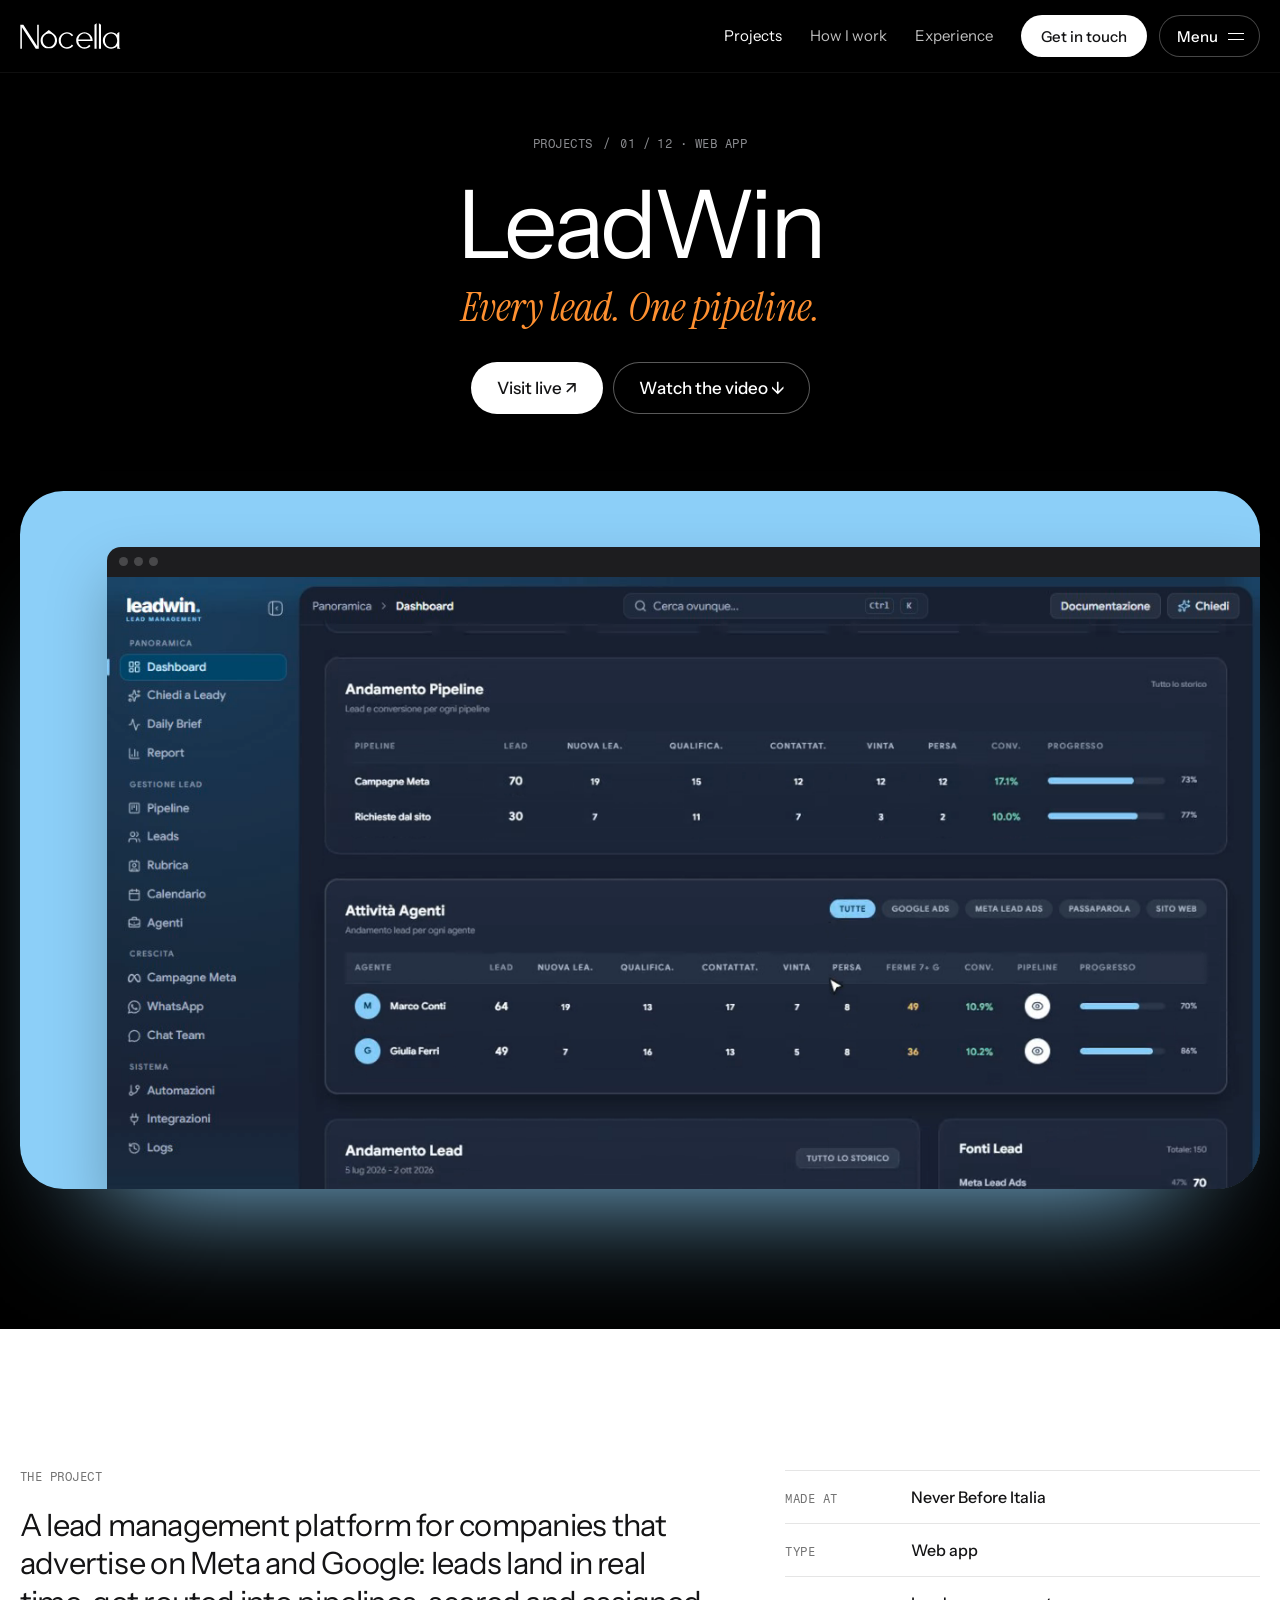
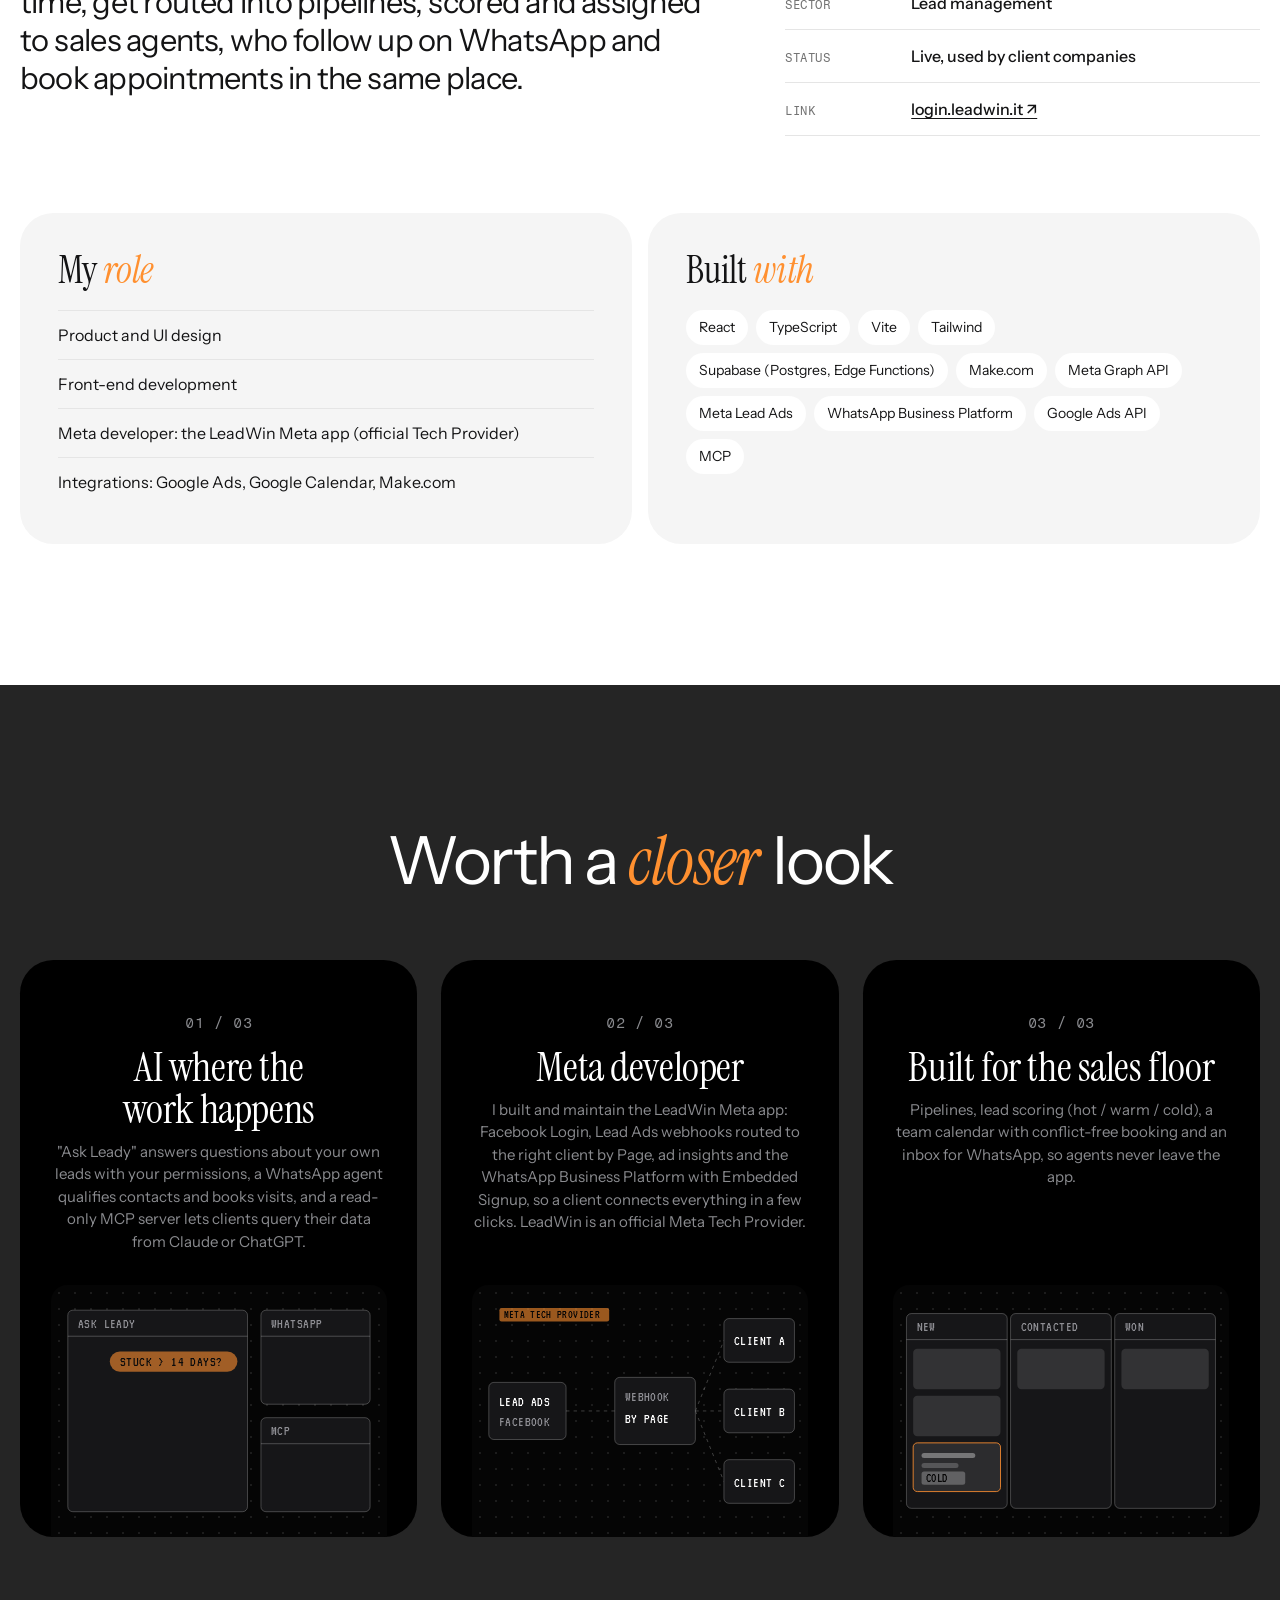
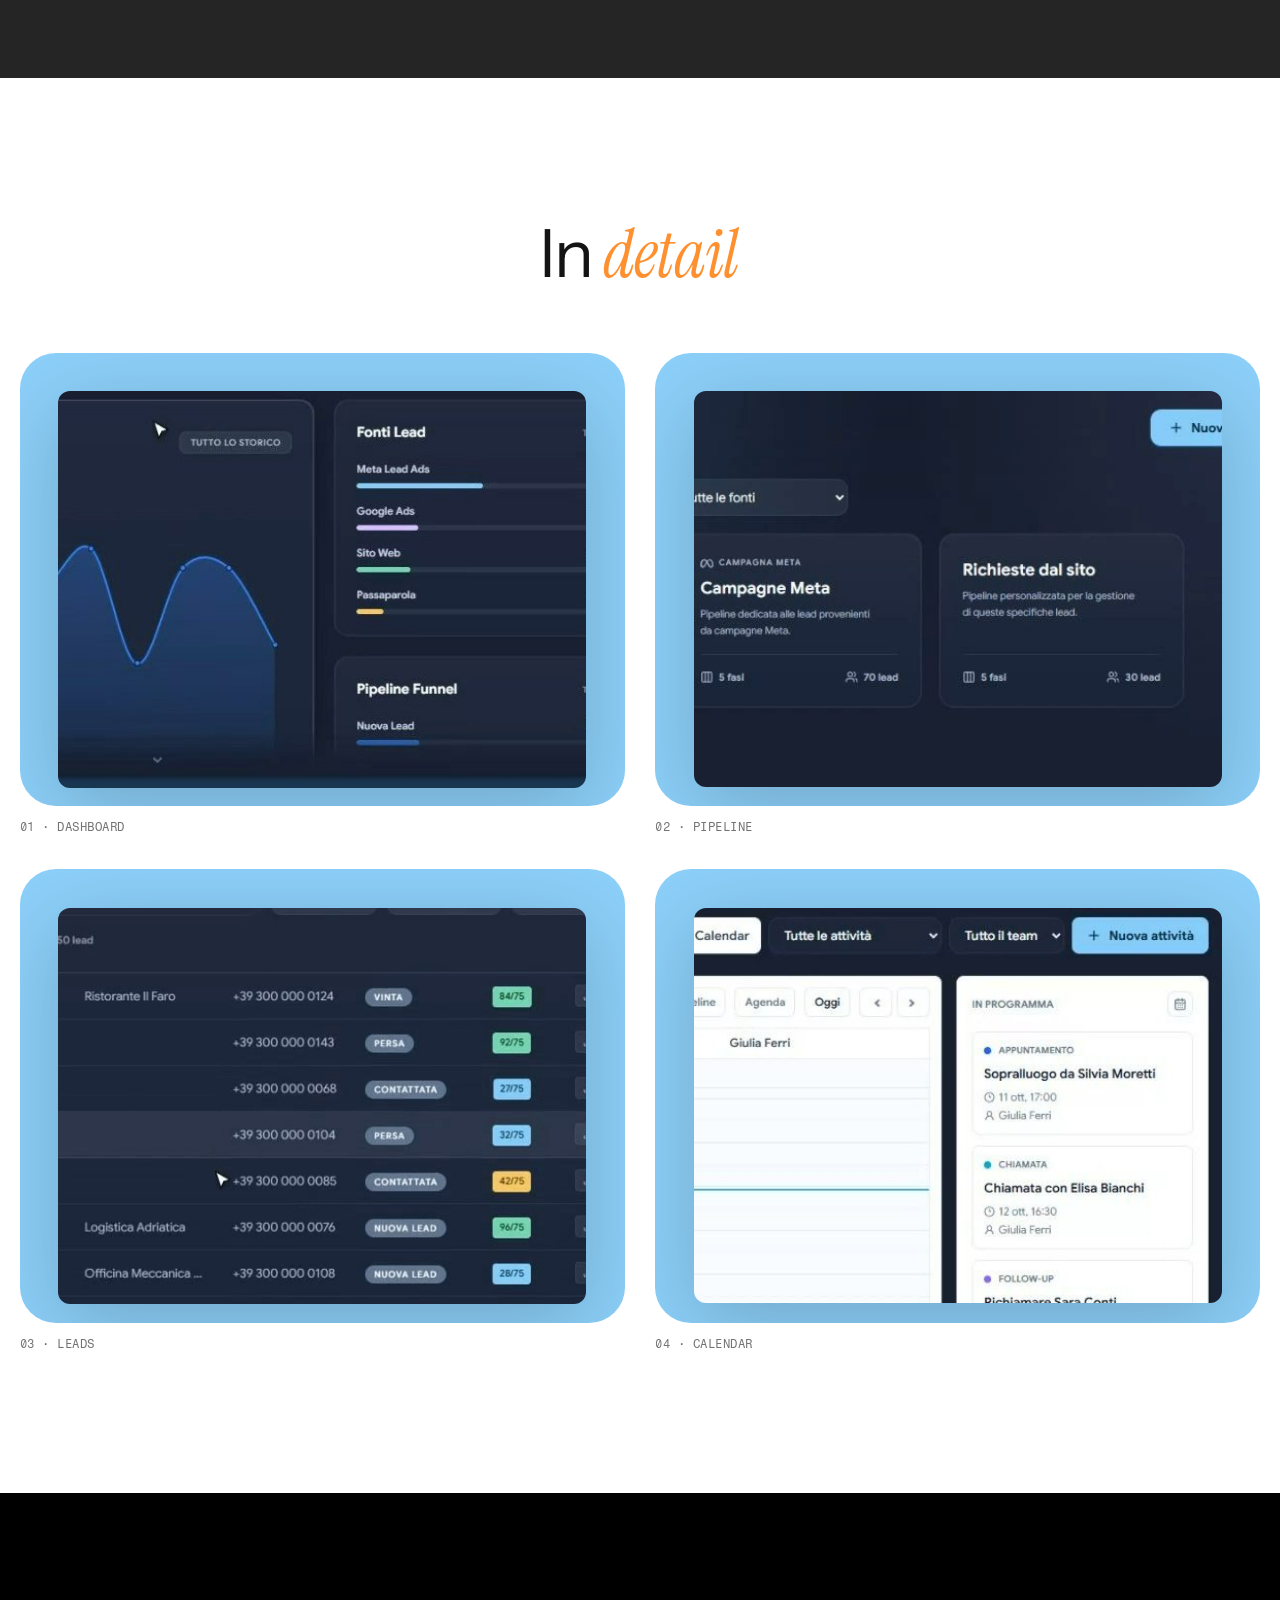
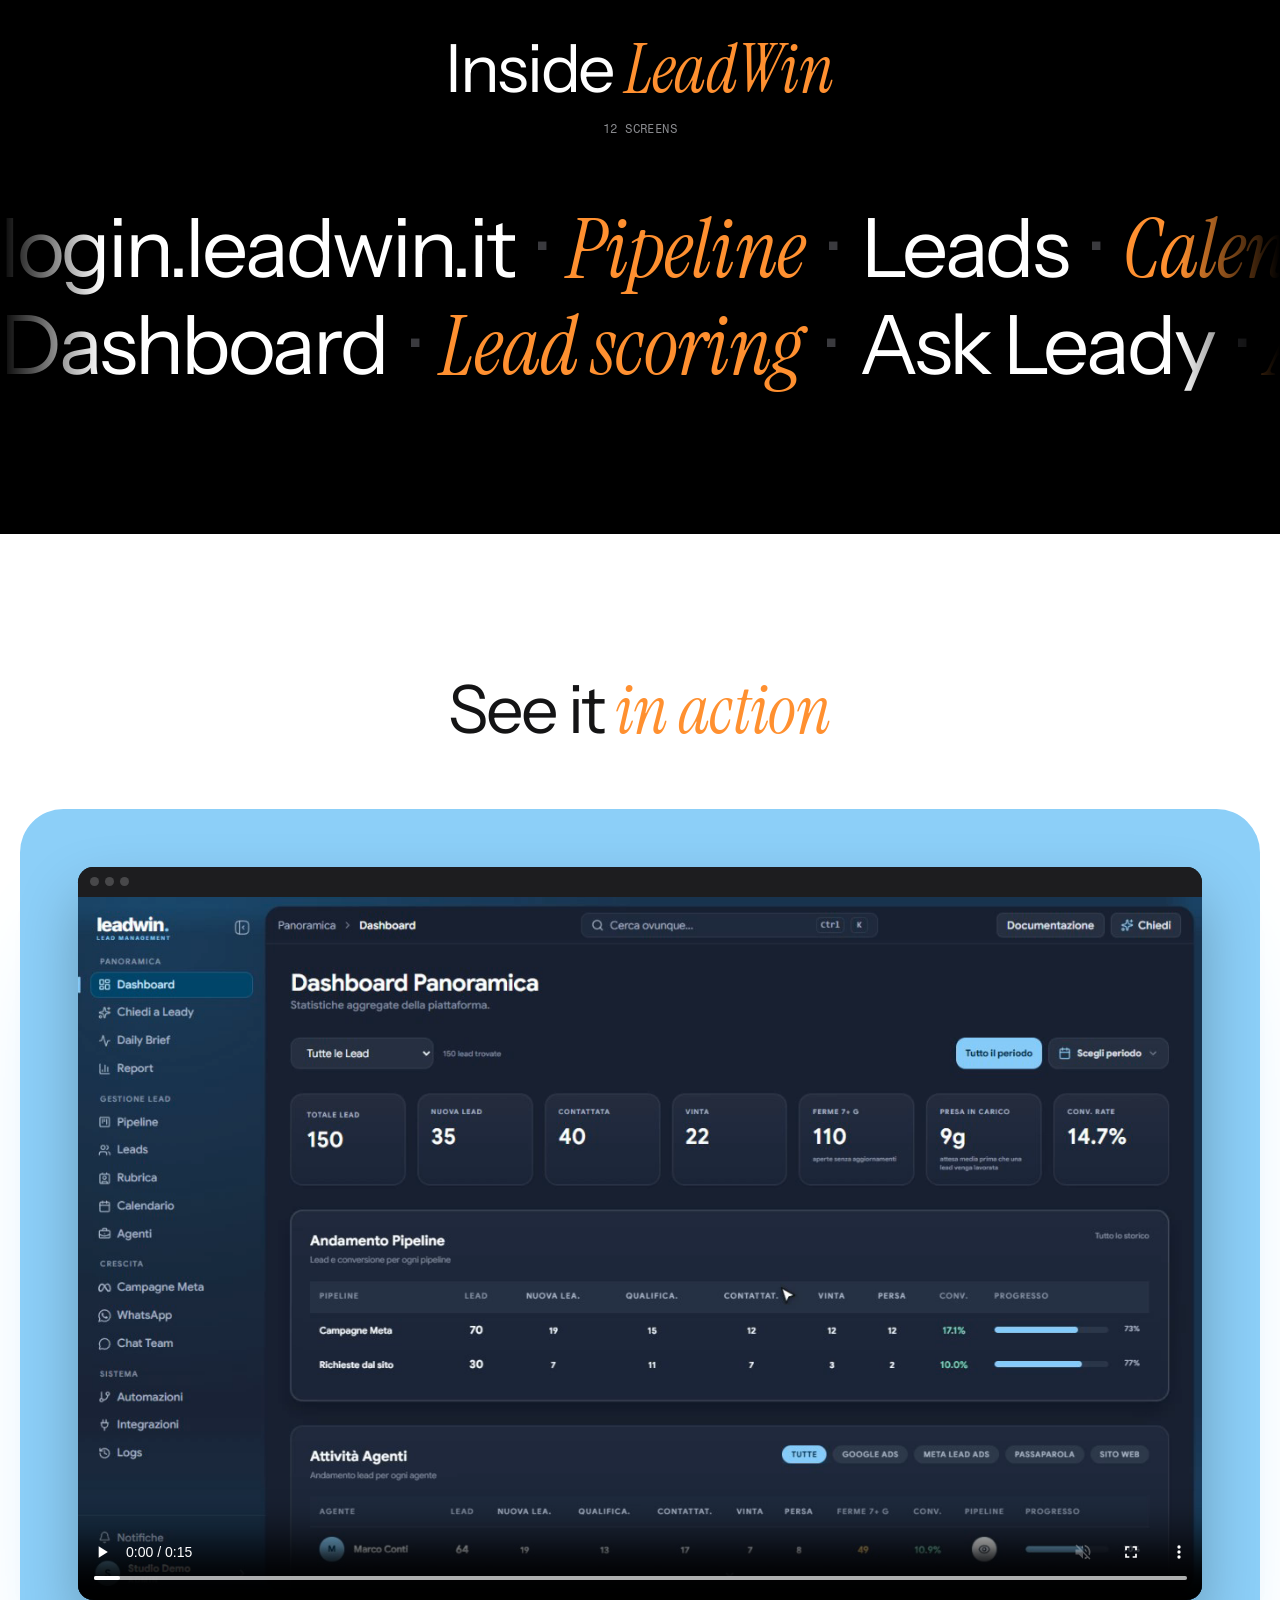
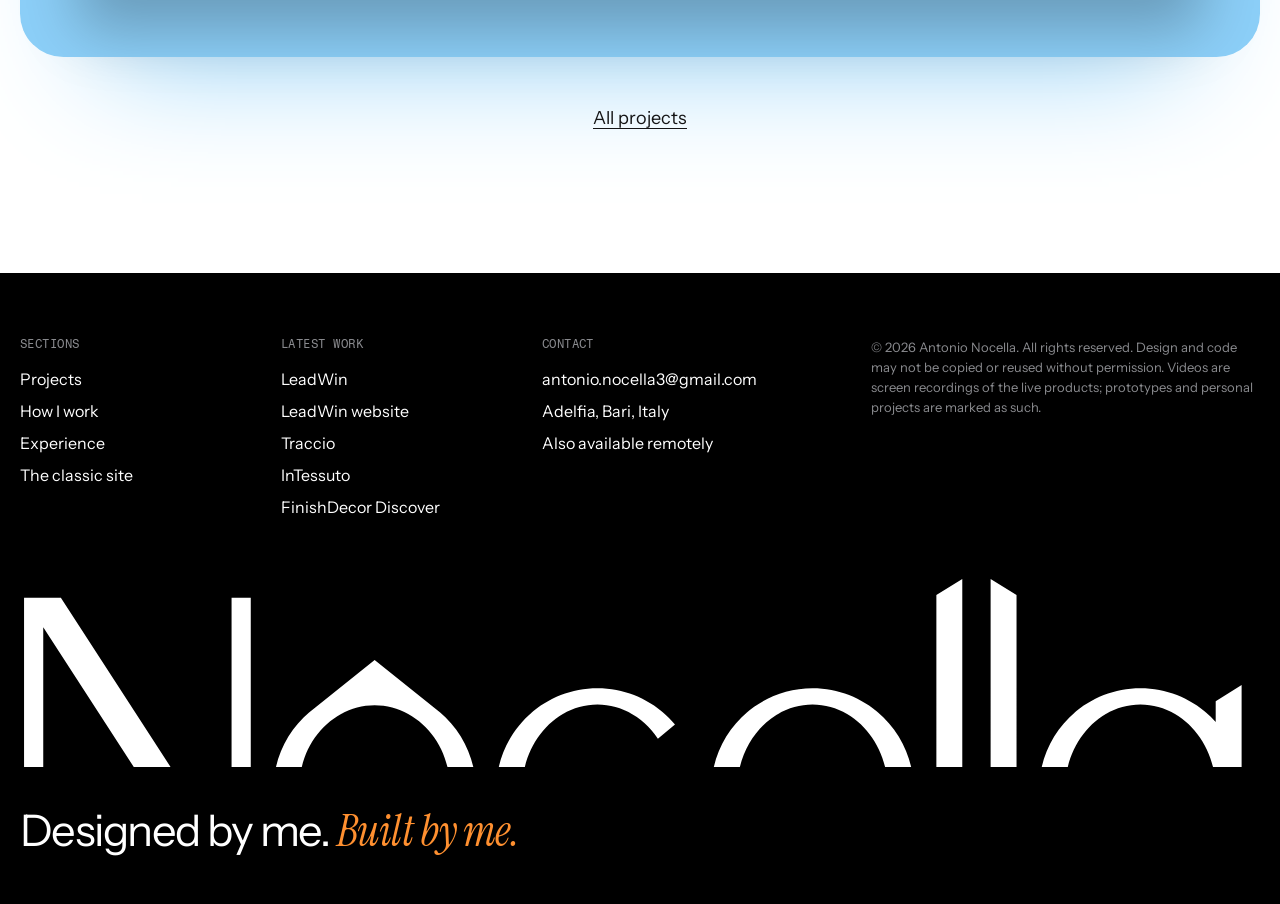
<file: bending-progetto.html>
<!doctype html>
<html lang="en">
<head>
<meta charset="utf-8">
<meta name="viewport" content="width=device-width, initial-scale=1, viewport-fit=cover">
<title>Project | Antonio Nocella</title>
<meta name="description" content="A project by Antonio Nocella, web developer and designer.">
<meta name="author" content="Antonio Nocella">
<meta name="theme-color" content="#000000">
<link rel="preconnect" href="https://fonts.googleapis.com">
<link rel="preconnect" href="https://fonts.gstatic.com" crossorigin>
<link href="https://fonts.googleapis.com/css2?family=Instrument+Sans:wght@400;500;600&family=Instrument+Serif:ital@0;1&family=Fragment+Mono&family=Anton&family=Sora:wght@200&family=VT323&display=swap" rel="stylesheet">
<link href="device.css" rel="stylesheet">
<link href="bending.css" rel="stylesheet">
<style>
  /* scheda di un progetto nella versione ispirata a bendingspoons.com: stessi colori, font e card della home (bending.css) */

  /* ---------- apertura: nome, frase in corsivo, il prodotto in una card nel suo colore ---------- */
  .ph-hero { padding-top: clamp(40px, 5vw, 72px); overflow: hidden; }
  .crumbs { display: flex; justify-content: center; flex-wrap: wrap; gap: 6px 10px; margin-bottom: 24px; }
  .crumbs a:hover { color: var(--white); }
  .ph-tag { margin-top: 14px; font-family: var(--serif); font-style: italic; font-size: clamp(26px, 3.2vw, 46px); line-height: 1.1; color: var(--accent); }
  .ph-ctas { display: flex; justify-content: center; flex-wrap: wrap; gap: 10px; margin-top: 32px; }
  .ph-stage { padding-top: clamp(48px, 6vw, 80px); padding-bottom: clamp(96px, 11vw, 150px); }
  .ph-card { position: relative; max-width: 1240px; margin: 0 auto; aspect-ratio: 16 / 9; border-radius: clamp(28px, 3.4vw, 52px); overflow: hidden; background: var(--c); box-shadow: 0 80px 120px -80px var(--c); }
  .ph-card .dev { position: absolute; inset: 0; background: transparent; }
  .ph-card .dev::before { display: none; }
  .ph-card .dev .win { left: 7%; top: 8%; }
  .ph-card .dev .phone { --pw: clamp(170px, 30cqw, 340px); top: 7%; }
  .ph-card .dev .dtag { top: 20px; right: 20px; }

  /* ---------- il progetto: testo grande e scheda ---------- */
  .ph-sum { padding: clamp(96px, 11vw, 150px) 0; }
  .sum-grid { display: grid; grid-template-columns: minmax(0, 1.45fr) minmax(0, 1fr); gap: clamp(40px, 6vw, 96px); align-items: start; }
  .sum-text { font-size: clamp(24px, 2.4vw, 36px); line-height: 1.25; letter-spacing: -0.025em; }
  .facts { border-top: 1px solid #E5E5E5; }
  .facts > div { display: grid; grid-template-columns: 110px minmax(0, 1fr); gap: 16px; align-items: baseline; padding: 14px 0; border-bottom: 1px solid #E5E5E5; }
  .facts dd { font-size: 16px; font-weight: 500; }
  .facts a { text-decoration: underline; text-underline-offset: 3px; }
  .rs-grid { display: grid; grid-template-columns: repeat(2, minmax(0, 1fr)); gap: 16px; margin-top: clamp(56px, 6vw, 88px); }
  .rs-card { padding: clamp(28px, 3vw, 40px); border-radius: clamp(24px, 2.6vw, 36px); background: #F5F5F5; }
  .rs-card h3 { font-family: var(--serif); font-weight: 400; font-size: clamp(34px, 3vw, 44px); line-height: 1; }
  .rs-card ul { list-style: none; margin-top: 20px; }
  .rs-card .role li { padding: 12px 0; border-top: 1px solid #E5E5E5; font-size: 16px; }
  .rs-card .stack { display: flex; flex-wrap: wrap; gap: 8px; }
  .rs-card .stack li { padding: 7px 13px; border-radius: 999px; background: var(--white); font-size: 14px; }

  /* ---------- tre punti: card nere su fascia grigia (stile .mcard) ---------- */
  .ph-points { background: var(--band); padding: clamp(96px, 11vw, 150px) 0; }
  .pgrid3 { display: grid; grid-template-columns: repeat(3, minmax(0, 1fr)); gap: clamp(16px, 2vw, 24px); max-width: 1440px; margin: clamp(48px, 5vw, 72px) auto 0; padding-left: var(--gl); padding-right: var(--gr); }

  /* ---------- dettagli: le schermate su un pannello del colore del progetto ---------- */
  .ph-gal { padding: clamp(96px, 11vw, 150px) 0; }
  .gal { display: grid; grid-template-columns: repeat(2, minmax(0, 1fr)); gap: clamp(20px, 2.6vw, 36px) clamp(16px, 2.4vw, 32px); max-width: 1440px; margin: clamp(48px, 5vw, 72px) auto 0; padding-left: var(--gl); padding-right: var(--gr); }
  .gal .frame { display: grid; place-items: center; aspect-ratio: 4 / 3; padding: clamp(18px, 3vw, 44px); border-radius: clamp(24px, 2.8vw, 40px); background: var(--c); overflow: hidden; }
  .gal img { width: 100%; height: 100%; object-fit: contain; border-radius: 12px; filter: drop-shadow(0 20px 40px rgba(0,0,0,.18)); }
  .gal figcaption { margin-top: 14px; }

  /* ---------- dentro il progetto: le pagine o le schermate scorrono in grande, su due righe ---------- */
  .ph-inside { padding: clamp(96px, 11vw, 150px) 0; overflow: hidden; }
  .ph-inside .mono-l { margin-top: 18px; }
  .ticker { display: flex; flex-direction: column; gap: 4px; margin-top: clamp(40px, 5vw, 64px); -webkit-mask-image: linear-gradient(90deg, transparent, #000 8%, #000 92%, transparent); mask-image: linear-gradient(90deg, transparent, #000 8%, #000 92%, transparent); }
  .tk-row { display: flex; width: max-content; animation: tk 64s linear infinite; }
  .tk-row + .tk-row { animation-direction: reverse; animation-duration: 76s; }
  .tk-row span { flex: none; padding-right: .3em; font-size: clamp(44px, 6.4vw, 104px); line-height: 1.12; letter-spacing: -0.04em; white-space: nowrap; }
  .tk-row span:nth-child(even) { font-family: var(--serif); font-style: italic; letter-spacing: -0.01em; color: var(--accent); }
  .tk-row span::after { content: "·"; margin-left: .3em; color: #3A3A3E; font-family: var(--sans); font-style: normal; }
  @keyframes tk { to { transform: translateX(-50%); } }

  /* ---------- il video del progetto, intero, nella card del suo colore ---------- */
  .ph-show { padding: clamp(96px, 11vw, 150px) 0; }
  .sc-card { max-width: 1240px; margin: clamp(40px, 5vw, 64px) auto 0; padding: clamp(16px, 4.5vw, 64px); border-radius: clamp(28px, 3.4vw, 52px); background: var(--c); box-shadow: 0 80px 120px -80px var(--c); }
  .sc-win { overflow: hidden; border-radius: clamp(10px, 1.2vw, 16px); background: #0B0B0C; box-shadow: 0 30px 60px rgba(0,0,0,.25); }
  .sc-win .bar { display: flex; align-items: center; gap: 6px; height: 30px; padding: 0 12px; background: #1D1D1F; }
  .sc-win .bar i { width: 9px; height: 9px; border-radius: 50%; background: #48484A; }
  .sc-win video { display: block; width: 100%; aspect-ratio: 16 / 10; object-fit: cover; object-position: 50% 0; background: #0B0B0C; }
  .sc-phone { width: min(360px, 76%); margin: 0 auto; padding: 10px; border-radius: 44px; background: #111; box-shadow: 0 30px 60px rgba(0,0,0,.3); }
  .sc-phone video { display: block; width: 100%; aspect-ratio: 9 / 16; object-fit: cover; border-radius: 34px; background: #0B0B0C; }
  .all { display: flex; justify-content: center; margin-top: 48px; }
  .all a { font-size: 18px; text-decoration: underline; text-underline-offset: 4px; }

  @media (max-width: 1068px) { .pgrid3 { grid-template-columns: 1fr 1fr; } }
  @media (max-width: 900px) {
    .sum-grid, .rs-grid, .gal { grid-template-columns: 1fr; }
    .pgrid3 { grid-template-columns: 1fr; }
    /* siti e web app: la finestra prende tutta la card con un bordo uguale, il video 16:10 si vede intero */
    .ph-card:not(.tall) { aspect-ratio: auto; padding: 14px; }
    .ph-card:not(.tall) .dev { position: relative; inset: auto; }
    .ph-card:not(.tall) .dev .win { position: relative; inset: auto; border-radius: 12px; overflow: hidden; translate: none; }
    .ph-card:not(.tall) .dev .scr { flex: none; aspect-ratio: 16 / 10; }
    .ph-card:not(.tall) .dev .dtag { top: 10px; right: 10px; }
    .ph-card.tall { aspect-ratio: 4 / 5; }
    .ph-stage { padding-bottom: 72px; }
  }
  @media (prefers-reduced-motion: reduce) { .tk-row { animation: none; } }
</style>
<script>document.documentElement.classList.add('js')</script>
</head>
<body data-page="project">

<header class="nav hdr">
  <div class="wrap in">
    <a href="bending.html" class="brand" aria-label="Nocella, home"></a>
    <nav class="links" aria-label="Main"><a href="bending.html#projects" aria-current="true">Projects</a><a href="bending.html#method">How I work</a><a href="bending.html#experience">Experience</a></nav>
    <a href="mailto:antonio.nocella3@gmail.com" class="pill">Get in touch</a>
    <button class="menu-btn" id="menuBtn" aria-expanded="false" aria-controls="menu">Menu <i></i></button>
  </div>
</header>

<main>
  <!-- APERTURA -->
  <section class="ph-hero">
    <div class="wrap center">
      <p class="crumbs mono-l rv"><a href="bending.html#projects">Projects</a><span>/</span><span id="phKick"></span></p>
      <h1 class="h-hero rv" id="phTitle" style="--d:.06s"></h1>
      <p class="ph-tag rv" id="phTag" style="--d:.12s"></p>
      <div class="ph-ctas rv" id="phCtas" style="--d:.18s"></div>
    </div>
    <div class="wrap ph-stage"><div class="ph-card rv" id="phCard"></div></div>
  </section>

  <!-- IL PROGETTO -->
  <section class="ph-sum light">
    <div class="wrap">
      <div class="sum-grid">
        <div class="rv"><p class="mono-l" style="margin-bottom:20px">The project</p><p class="sum-text" id="sumText"></p></div>
        <dl class="facts rv" id="facts" style="--d:.1s"></dl>
      </div>
      <div class="rs-grid">
        <div class="rs-card rv"><h3>My <em>role</em></h3><ul class="role" id="role"></ul></div>
        <div class="rs-card rv" style="--d:.08s"><h3>Built <em>with</em></h3><ul class="stack" id="stack"></ul></div>
      </div>
    </div>
  </section>

  <!-- PUNTI -->
  <section class="ph-points">
    <div class="wrap center"><h2 class="h-sec rv">Worth a <em>closer</em> look</h2></div>
    <div class="pgrid3" id="points"></div>
  </section>

  <!-- DETTAGLI -->
  <section class="ph-gal light" id="galSec">
    <div class="wrap center"><h2 class="h-sec rv">In <em>detail</em></h2></div>
    <div class="gal" id="gal"></div>
  </section>

  <!-- DENTRO IL PROGETTO -->
  <section class="ph-inside">
    <div class="wrap center"><h2 class="h-sec rv" id="inTitle"></h2><p class="mono-l rv" id="inCount"></p></div>
    <div class="ticker" id="ticker" aria-hidden="true"></div>
  </section>

  <!-- IL VIDEO -->
  <section class="ph-show light" id="showcase">
    <div class="wrap center"><h2 class="h-sec rv">See it <em>in action</em></h2></div>
    <div class="wrap"><div class="sc-card rv" id="scCard"></div></div>
    <p class="all"><a href="bending.html#projects">All projects</a></p>
  </section>
</main>

<footer class="foot" id="foot"></footer>

<script src="https://cdnjs.cloudflare.com/ajax/libs/gsap/3.12.5/gsap.min.js"></script>
<script src="dati.js"></script>
<script src="motivi.js"></script>
<script src="bending.js"></script>
<script>
  // il progetto arriva da ?id=… (o da #… come riserva); se manca o non esiste, il primo
  const i = Math.max(0, works.findIndex(x => x.id === current)), p = works[i];
  const host = u => u.replace(/^https?:\/\//, '').replace(/\/$/, '');
  document.title = `${p.n} | Antonio Nocella`;
  document.querySelector('meta[name="description"]').content = p.sum;

  // apertura
  $('#phKick').textContent = `${num(p)} / ${pad(works.length)} · ${p.kind}`;
  $('#phTitle').textContent = p.n;
  $('#phTag').textContent = tagline[p.id] || p.t.join(' · ');
  $('#phCtas').innerHTML = (p.url ? `<a class="pill pill-lg" href="${p.url}" target="_blank" rel="noopener">Visit live ↗</a>` : `<a class="pill pill-lg" href="${mail}">Ask for a demo ↗</a>`) +
    (p.video === false ? '' : `<a class="pill pill-lg pill-line" href="#showcase">Watch the video ↓</a>`);
  $('#phCard').style.setProperty('--c', p.c);
  $('#phCard').classList.toggle('tall', !!p.tall);
  $('#phCard').innerHTML = device(p);

  // il progetto
  $('#sumText').textContent = p.sum;
  const facts = [['Made at', p.at], ['Type', p.kind], ['Sector', p.t[1]], ['Status', p.status], ['Link', p.url ? `<a href="${p.url}" target="_blank" rel="noopener">${host(p.url)} ↗</a>` : 'Not public, demo on request']];
  $('#facts').innerHTML = facts.map(([k, v]) => `<div><dt class="mono-l">${k}</dt><dd>${v}</dd></div>`).join('');
  $('#role').innerHTML = p.role.map(r => `<li>${r}</li>`).join('');
  $('#stack').innerHTML = p.stack.map(s => `<li>${s}</li>`).join('');

  // tre punti, ognuno con la scena animata fatta per questo progetto (motivi.js); senza scena, una figura a rotazione
  $('#points').innerHTML = p.points.map(([t, d], k) => `<article class="mcard rv" style="--d:${k * .08}s"><div class="body"><p class="mono-l" style="margin-bottom:14px">${pad(k + 1)} / ${pad(p.points.length)}</p><h3>${t}</h3><p>${d}</p></div><div class="fig"></div></article>`).join('');
  $$('#points .fig').forEach((f, k) => motivo(f, motivo.has(`${p.id}-${k}`) ? `${p.id}-${k}` : i + k * 3));

  // dettagli: le schermate in assets/lavori/d
  $('#galSec').hidden = !p.g?.length;
  $('#gal').innerHTML = (p.g || []).map((label, k) => `<figure class="rv" style="--d:${(k % 2) * .08}s"><div class="frame" style="--c:${p.c}"><img src="${media('d/' + p.id)}-${k + 1}.jpg" alt="${p.n}: ${label}" loading="lazy"></div><figcaption class="mono-l">${pad(k + 1)} · ${label}</figcaption></figure>`).join('');

  // dentro il progetto: le pagine del sito o le schermate dell'app, in grande, su due righe che scorrono in versi opposti
  const web = p.map[0].startsWith('/');
  const nice = (t, j) => {
    t = t.trim();
    if (!web) return t;
    if (j === 0) return 'Home';
    const seg = t.replace(/[?#]/g, '/').split('/').filter(x => x && !x.startsWith(':')).pop() || t;
    const w = seg.replace(/\.html$/, '').replace(/[-_=]+/g, ' ').trim();
    return w.charAt(0).toUpperCase() + w.slice(1);
  };
  const names = [...new Set(p.map.map(nice))];
  const fill = r => { const out = []; while (out.length < 10 || out.length % 2) out.push(r[out.length % r.length]); return out; };
  $('#ticker').innerHTML = [names.filter((_, k) => k % 2 === 0), names.filter((_, k) => k % 2)].map(r => r.length ? r : names)
    .map(r => { const half = fill(r).map(t => `<span>${t}</span>`).join(''); return `<div class="tk-row">${half}${half}</div>`; }).join('');
  $('#inTitle').innerHTML = `Inside <em>${p.n}</em>`;
  $('#inCount').textContent = `${p.map.length} ${web ? 'pages' : 'screens'}`;

  // il video del progetto, intero: finestra da browser per i siti e le web app, telefono per le app verticali
  $('#showcase').hidden = p.video === false;
  $('#scCard').style.setProperty('--c', p.c);
  const vid = `<video src="${media(p.id)}.webm" poster="${media(p.id)}.jpg" muted loop playsinline controls preload="none" data-auto aria-label="${p.n}, video"></video>`;
  $('#scCard').innerHTML = p.tall ? `<div class="sc-phone">${vid}</div>` : `<div class="sc-win"><div class="bar"><i></i><i></i><i></i></div>${vid}</div>`;

  autoplay();
  reveal();
</script>
</body>
</html>
</file>
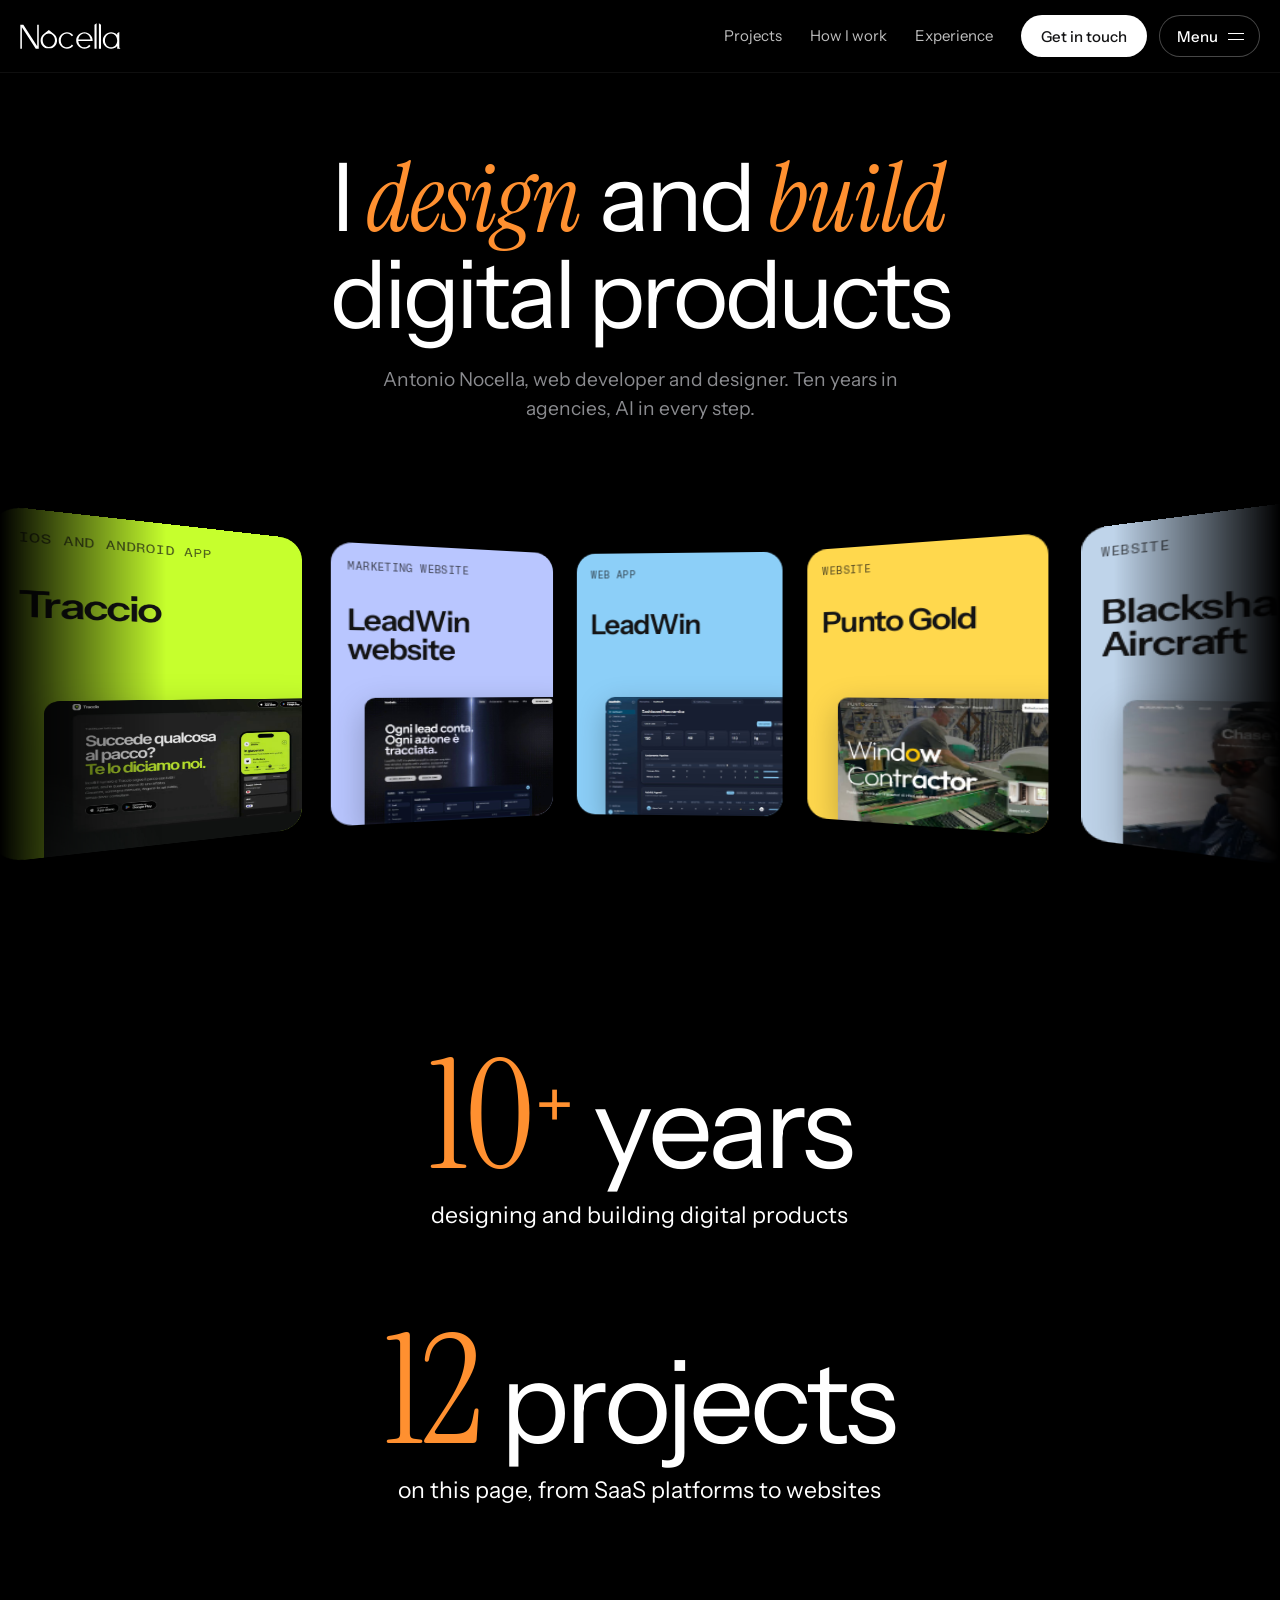
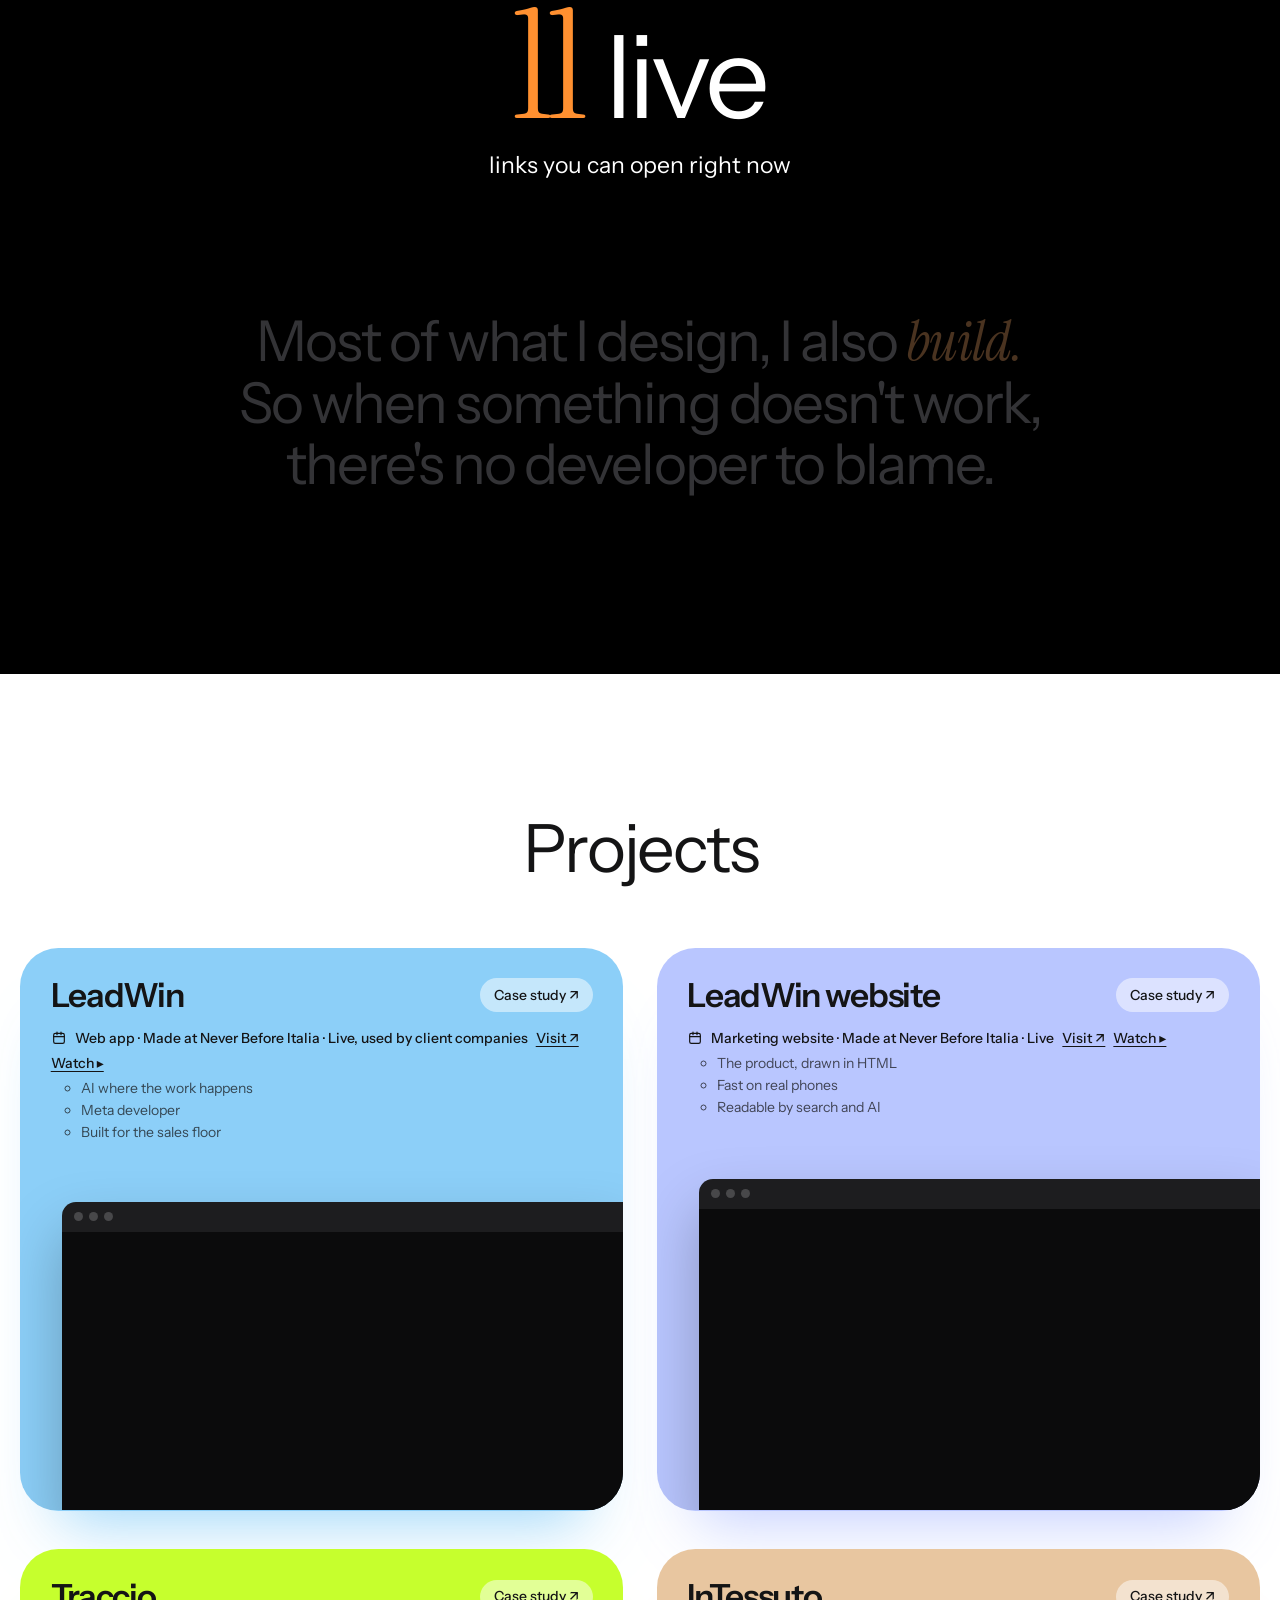
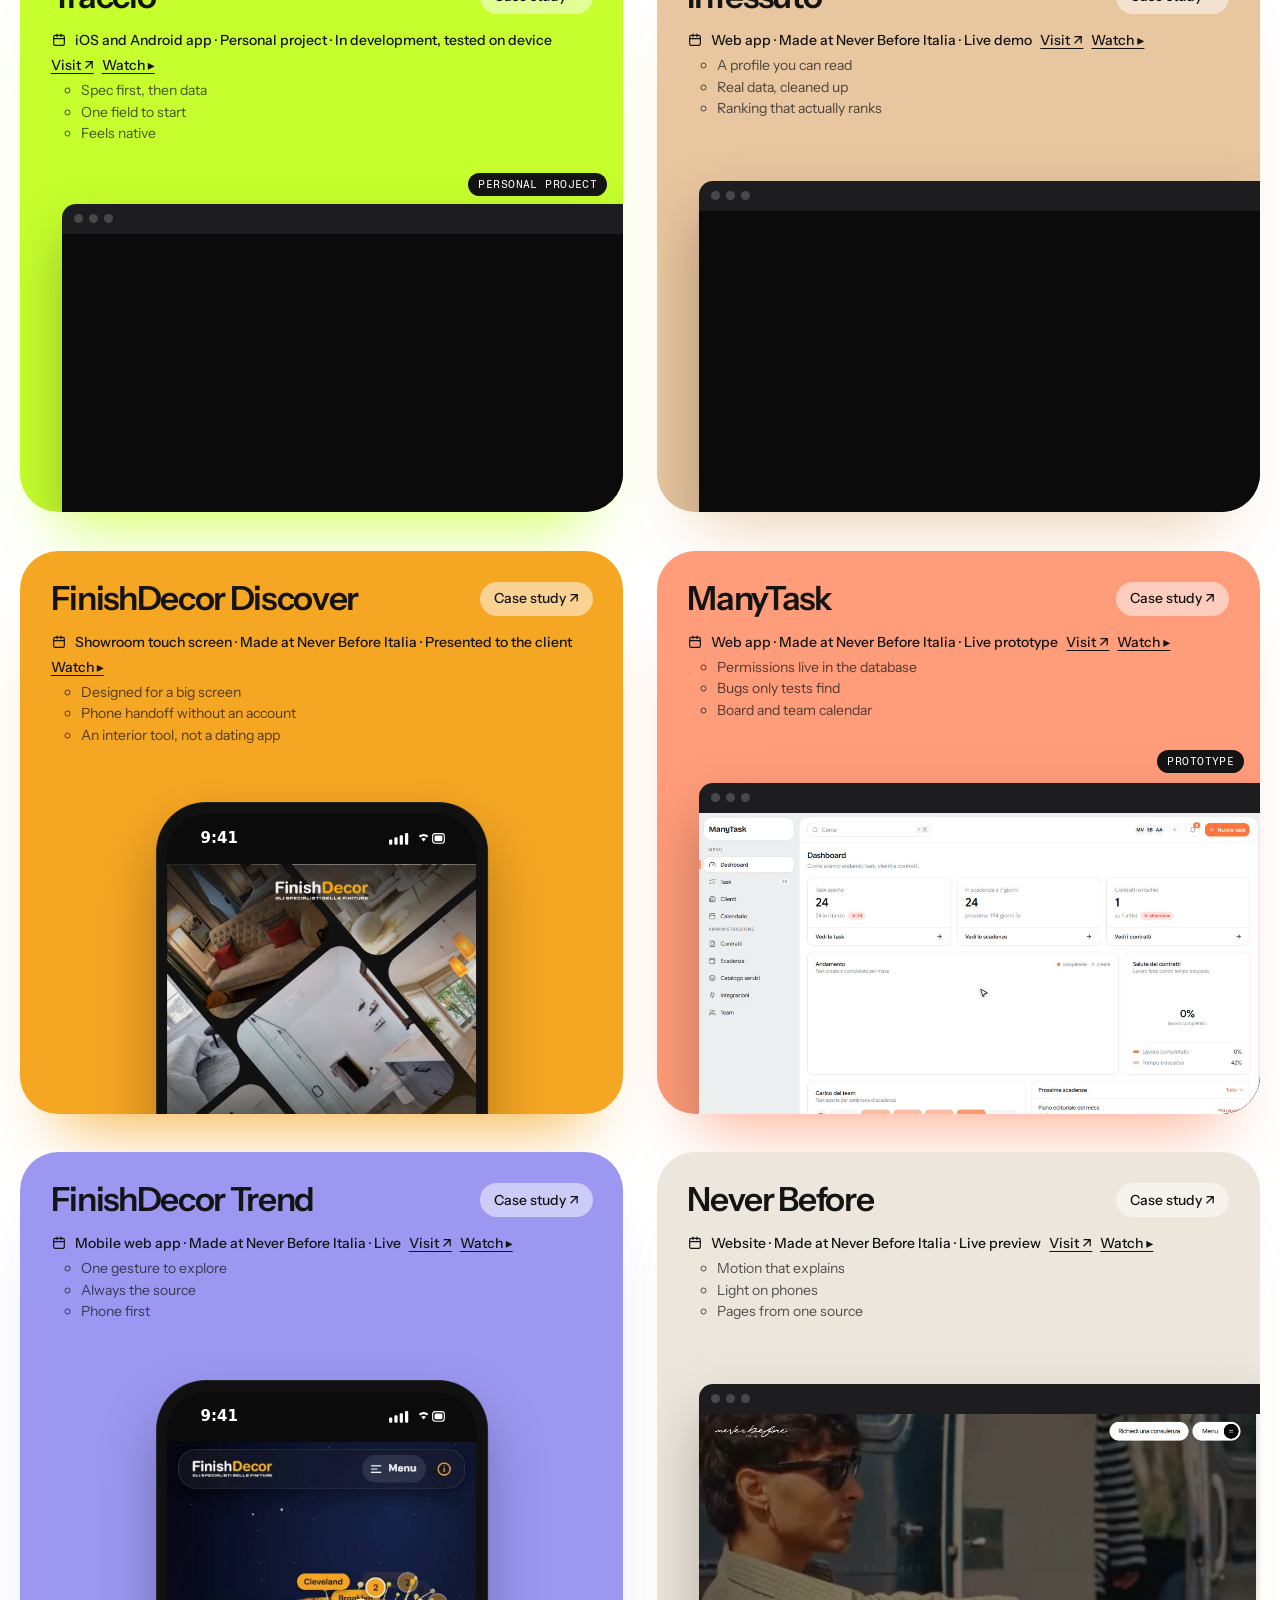
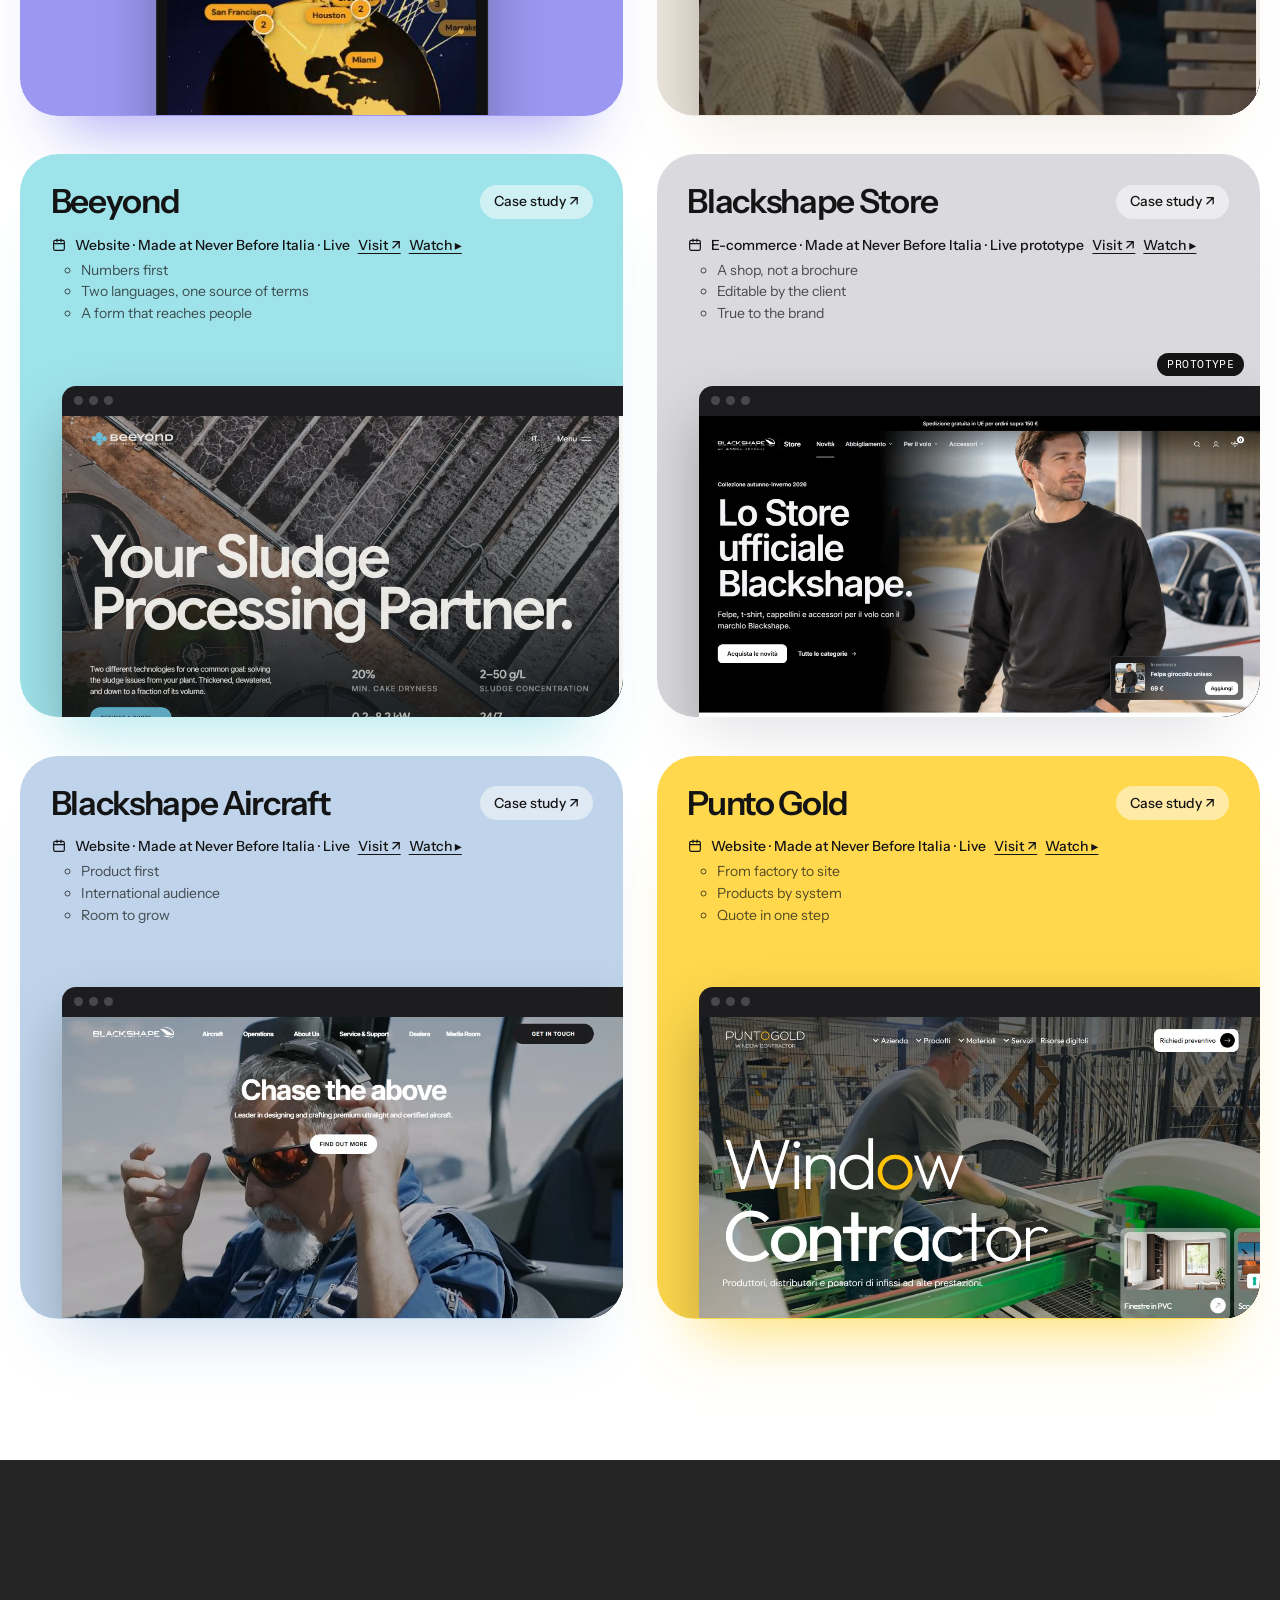
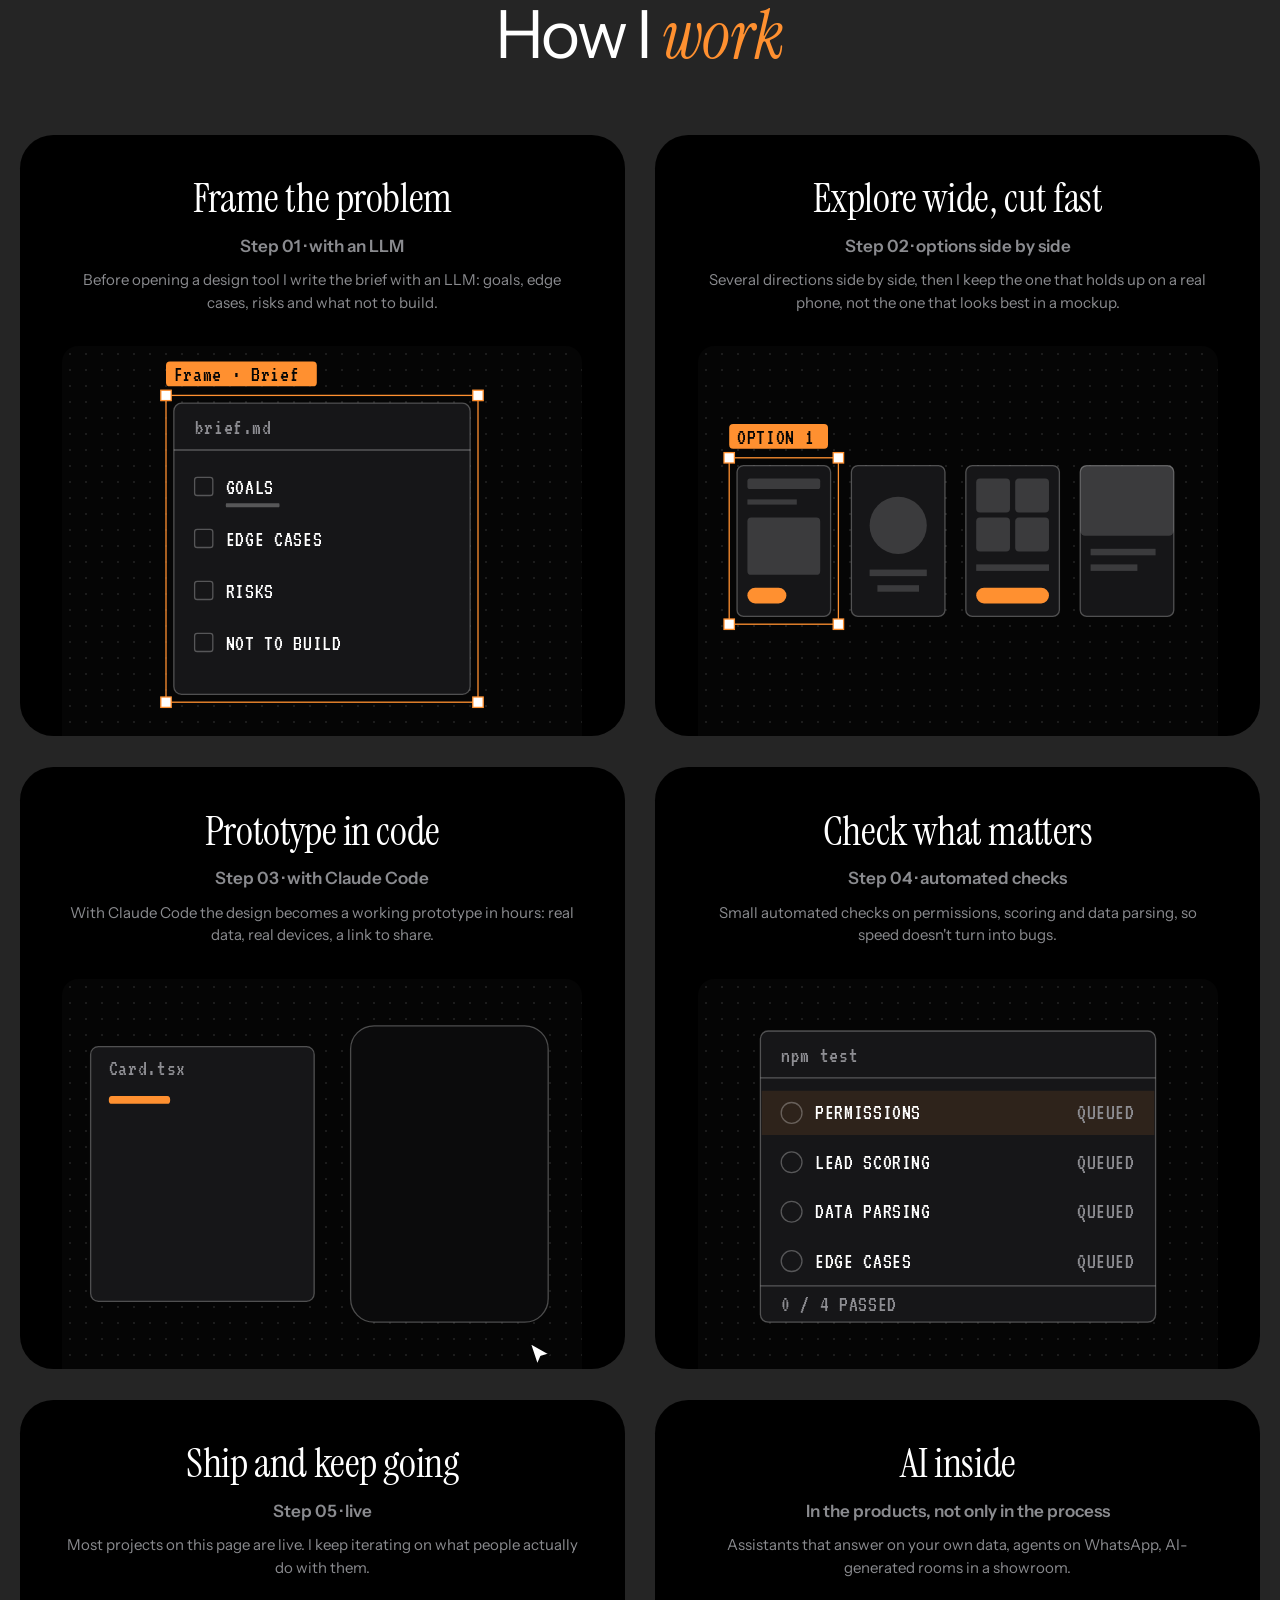
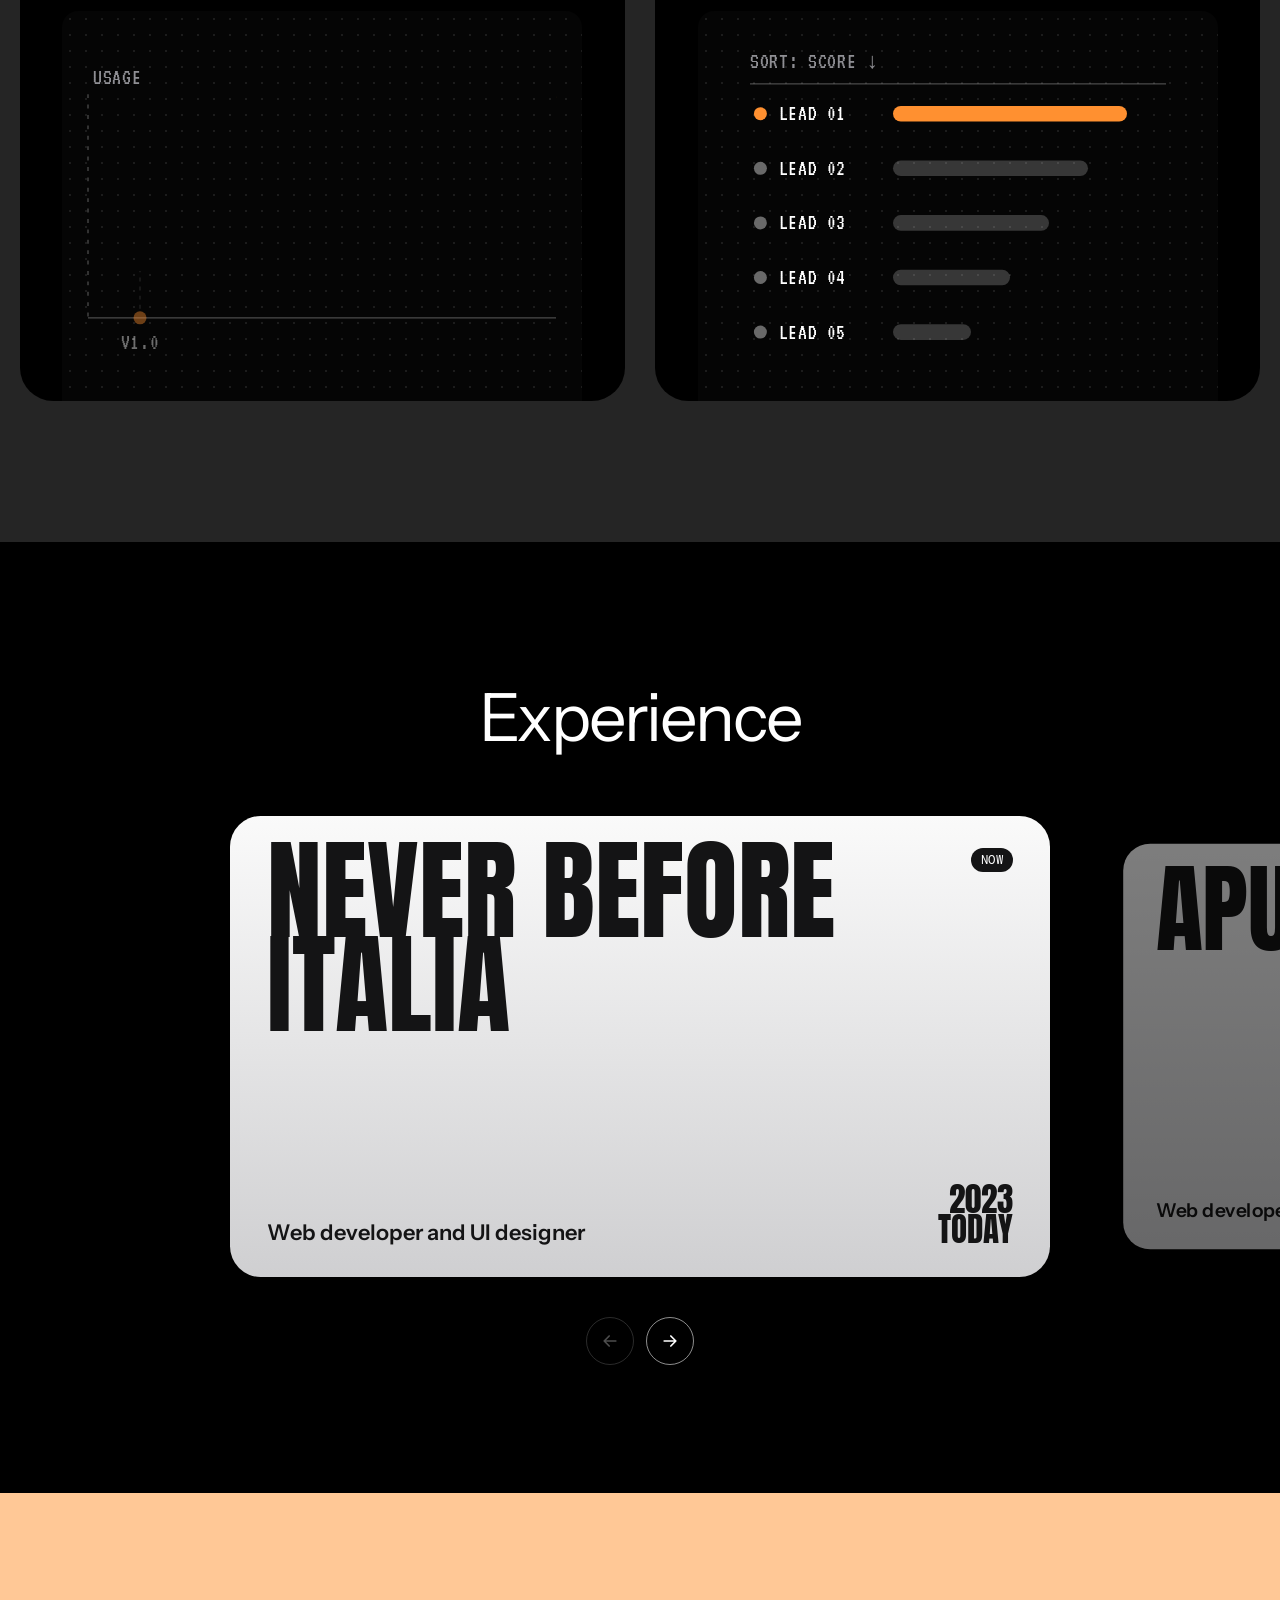
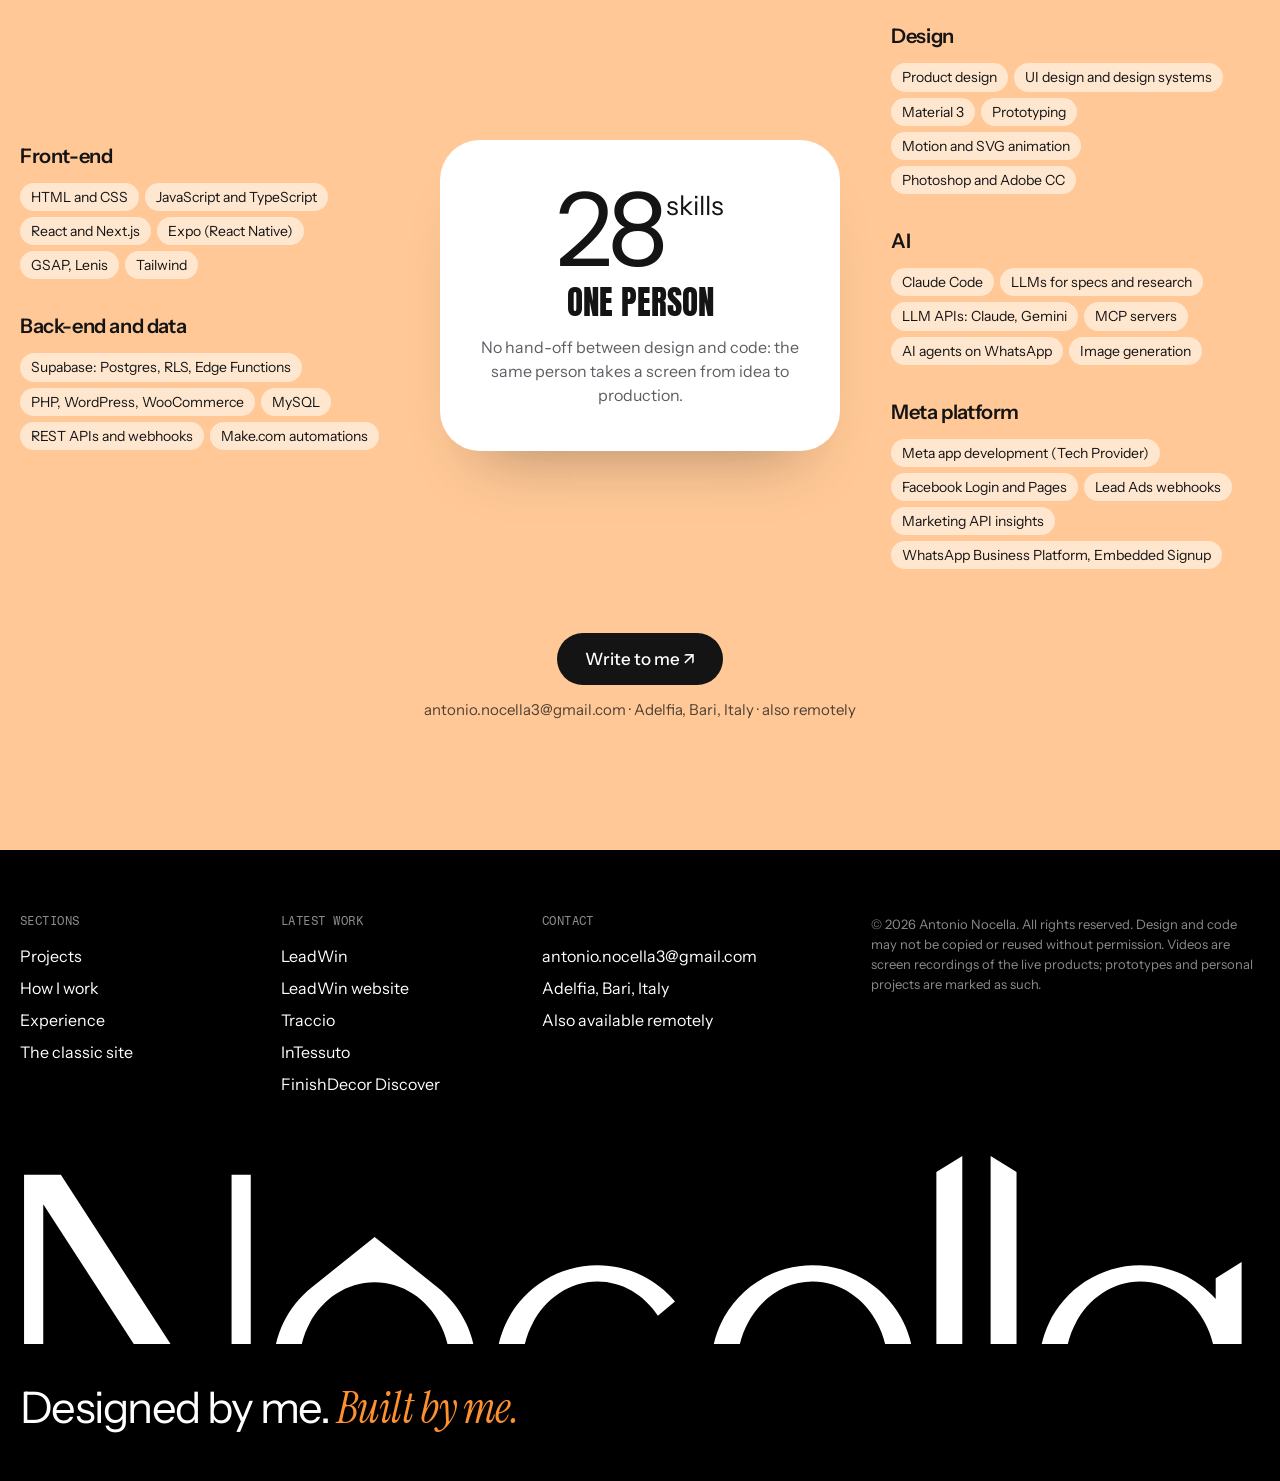
<file: bending.html>
<!doctype html>
<html lang="en">
<head>
<meta charset="utf-8">
<meta name="viewport" content="width=device-width, initial-scale=1, viewport-fit=cover">
<title>Antonio Nocella — Web developer and designer</title>
<meta name="description" content="Portfolio of Antonio Nocella, web developer and designer: SaaS products, mobile apps, configurators and websites, designed and built with AI in the loop.">
<meta name="author" content="Antonio Nocella">
<meta name="theme-color" content="#000000">
<link rel="preconnect" href="https://fonts.googleapis.com">
<link rel="preconnect" href="https://fonts.gstatic.com" crossorigin>
<link href="https://fonts.googleapis.com/css2?family=Instrument+Sans:wght@400;500;600&family=Instrument+Serif:ital@0;1&family=Fragment+Mono&family=Anton&family=Sora:wght@200&family=VT323&display=swap" rel="stylesheet">
<link href="device.css" rel="stylesheet">
<link href="bending.css" rel="stylesheet">
<style>
  /* ---------- hero: titolo con parole in corsivo, giostra curva di progetti ---------- */
  .hero { padding-top: clamp(48px, 6vw, 88px); overflow: hidden; }
  .hero .sub { max-width: 560px; margin: 24px auto 0; color: var(--mute); font-size: clamp(17px, 1.5vw, 20px); }
  /* le card stanno sull'interno di un cilindro attorno a chi guarda: ai lati sono più vicine, quindi più grandi */
  .arc { --cw: 230px; position: relative; height: 560px; margin-top: clamp(32px, 4vw, 56px); perspective: 800px; perspective-origin: 50% 50%; overflow: hidden; touch-action: pan-y; cursor: grab; user-select: none;
    -webkit-mask-image: linear-gradient(90deg, transparent 0%, #000 13%, #000 87%, transparent 100%); mask-image: linear-gradient(90deg, transparent 0%, #000 13%, #000 87%, transparent 100%); }
  .arc.drag { cursor: grabbing; }
  .arc-card { position: absolute; left: 50%; top: 50%; width: var(--cw); height: calc(var(--cw) * 1.28); margin: calc(var(--cw) * -.64) 0 0 calc(var(--cw) / -2); border-radius: calc(var(--cw) * .09); overflow: hidden; background: var(--c); color: var(--ink); backface-visibility: hidden; will-change: transform; -webkit-user-drag: none; }
  .arc-card .ak { position: absolute; left: 7%; top: 6%; font: 400 calc(var(--cw) * .048)/1.2 var(--mono); text-transform: uppercase; letter-spacing: .04em; opacity: .7; }
  .arc-card b { position: absolute; left: 7%; right: 7%; top: 22%; font-weight: 600; font-size: calc(var(--cw) * .135); line-height: .98; letter-spacing: -0.04em; text-wrap: balance; }
  .arc-card img { position: absolute; left: 14%; right: -2px; bottom: -2px; height: 46%; width: auto; object-fit: cover; object-position: 0 0; border-radius: calc(var(--cw) * .045) 0 0 0; box-shadow: 0 10px 30px rgba(0,0,0,.25); -webkit-user-drag: none; pointer-events: none; }

  /* ---------- numeri: cifra in serif colorata, parola in sans ---------- */
  .stats { display: flex; flex-direction: column; align-items: center; gap: clamp(56px, 7vw, 96px); padding: clamp(96px, 12vw, 180px) 0 clamp(88px, 10vw, 140px); text-align: center; }
  .stat .big { display: flex; align-items: baseline; justify-content: center; gap: .18em; font-size: clamp(64px, 9vw, 140px); line-height: .9; letter-spacing: -0.04em; }
  .stat .num { font-family: var(--serif); font-size: 1.32em; color: var(--accent); letter-spacing: -0.02em; font-variant-numeric: tabular-nums; }
  .stat .num sup { font-family: var(--sans); font-size: .45em; vertical-align: .55em; margin-left: .04em; }
  .stat p { margin-top: 14px; font-size: clamp(18px, 1.8vw, 24px); }

  /* manifesto: le parole si accendono scorrendo */
  .manifesto { padding: 0 0 clamp(120px, 14vw, 200px); }
  .manifesto .text { max-width: 22ch; margin: 0 auto; text-align: center; font-weight: 400; font-size: clamp(32px, 4.4vw, 64px); line-height: 1.08; letter-spacing: -0.035em; }
  .manifesto .w { color: #333336; transition: color .25s; }
  .manifesto .w.on { color: var(--white); }
  .manifesto em.w { color: #4A3320; }
  .manifesto em.w.on { color: var(--accent); }

  /* ---------- progetti: card grandi nel colore del lavoro ---------- */
  .prods { padding: clamp(96px, 11vw, 150px) 0; }
  .pgrid { display: grid; grid-template-columns: repeat(2, minmax(0, 1fr)); gap: clamp(24px, 3vw, 44px) clamp(16px, 2.6vw, 40px); max-width: 1440px; margin: clamp(48px, 5vw, 72px) auto 0; padding-left: var(--gl); padding-right: var(--gr); }
  .prod { position: relative; display: flex; flex-direction: column; min-height: clamp(540px, 44vw, 700px); border-radius: clamp(28px, 3vw, 44px); overflow: hidden; background: var(--c); color: var(--ink); box-shadow: 0 50px 60px -40px color-mix(in srgb, var(--c) 85%, transparent); }
  .prod header { display: flex; justify-content: space-between; align-items: center; gap: 12px; padding: clamp(22px, 2.4vw, 32px) clamp(22px, 2.4vw, 32px) 0; }
  .prod h3 { font-weight: 600; font-size: clamp(28px, 2.6vw, 38px); line-height: 1; letter-spacing: -0.04em; }
  .prod h3 a:hover { text-decoration: underline; text-decoration-thickness: 2px; text-underline-offset: 5px; }
  .prod .meta { display: flex; align-items: center; flex-wrap: wrap; gap: 4px 8px; padding: 16px clamp(22px, 2.4vw, 32px) 0; font-size: 14px; font-weight: 500; }
  .prod .meta svg { display: inline-block; vertical-align: -3px; margin-right: 8px; }
  .prod .meta a, .prod .meta .film { text-decoration: underline; text-underline-offset: 3px; }
  .prod ul { padding: 4px clamp(22px, 2.4vw, 32px) 0 calc(clamp(22px, 2.4vw, 32px) + 30px); list-style: circle; font-size: 14px; line-height: 1.55; color: rgba(20,20,21,.72); }
  .prod .shot { position: relative; display: block; flex: 1; min-height: 300px; margin-top: 28px; }
  .prod .shot .dev { position: absolute; inset: 0; background: transparent; }
  .prod .shot .dev::before { display: none; }
  .prod:hover .dev .win { translate: 0 -8px; }
  .prod:hover .dev .phone { translate: -50% -10px; }

  /* ---------- metodo: card nere su fascia grigia ---------- */
  .method { background: var(--band); padding: clamp(96px, 11vw, 150px) 0; }
  .mgrid { display: grid; grid-template-columns: repeat(2, minmax(0, 1fr)); gap: clamp(16px, 2.4vw, 32px); max-width: 1440px; margin: clamp(48px, 5vw, 72px) auto 0; padding-left: var(--gl); padding-right: var(--gr); }

  /* ---------- esperienza: card a poster, una al centro, frecce sotto ---------- */
  .exp { padding: clamp(96px, 11vw, 150px) 0 clamp(88px, 10vw, 130px); overflow: hidden; }
  .ex-track { --exw: min(820px, 80vw); display: flex; gap: 24px; margin-top: clamp(40px, 5vw, 64px); padding: 0 calc((100% - var(--exw)) / 2); overflow-x: auto; scroll-snap-type: x mandatory; scrollbar-width: none; }
  .ex-track::-webkit-scrollbar { display: none; }
  .ex-card { position: relative; flex: 0 0 var(--exw); aspect-ratio: 16 / 9; border-radius: clamp(20px, 2.4vw, 32px); overflow: hidden; scroll-snap-align: center; background: linear-gradient(180deg, #FAFAFA 0%, #CFCFD1 100%); color: var(--ink); transition: transform .5s var(--ease), opacity .5s var(--ease); }
  .ex-card:not(.on) { transform: scale(.88); opacity: .5; }
  .ex-card .poster { position: absolute; left: 4.5%; top: 6%; max-width: 72%; font: 400 clamp(44px, 8.6vw, 128px)/.86 var(--poster); text-transform: uppercase; }
  .ex-card .role { position: absolute; left: 4.5%; bottom: 7%; max-width: 60%; font-weight: 600; font-size: clamp(15px, 1.7vw, 22px); line-height: 1.2; }
  .ex-card .yrs { position: absolute; right: 4.5%; bottom: 7%; font: 400 clamp(20px, 2.6vw, 38px)/.9 var(--poster); text-align: right; text-transform: uppercase; }
  .ex-card .now { position: absolute; right: 4.5%; top: 7%; padding: 6px 10px; border-radius: 999px; background: var(--ink); color: var(--white); font: 400 12px/1 var(--mono); text-transform: uppercase; letter-spacing: .04em; }
  .ex-nav { display: flex; justify-content: center; gap: 12px; margin-top: 40px; }

  /* ---------- competenze e contatto: fascia chiara con card bianca al centro ---------- */
  .band { background: var(--pastel); color: var(--ink); padding: clamp(88px, 10vw, 140px) 0; }
  .band-grid { display: grid; grid-template-columns: minmax(0, 1fr) minmax(0, 400px) minmax(0, 1fr); gap: clamp(32px, 4vw, 64px); align-items: center; }
  .sk-col { display: flex; flex-direction: column; gap: 32px; }
  .sk-col h3 { font-size: 20px; font-weight: 600; letter-spacing: -0.02em; }
  .sk-col ul { list-style: none; display: flex; flex-wrap: wrap; gap: 6px; margin-top: 12px; }
  .sk-col li { padding: 5px 11px; border-radius: 999px; background: rgba(255,255,255,.55); font-size: 14px; line-height: 1.3; }
  .sk-card { padding: clamp(32px, 3.4vw, 48px) 32px; border-radius: 40px; background: var(--white); text-align: center; box-shadow: 0 40px 60px -40px rgba(20,20,21,.35); }
  .sk-card .n { font-size: clamp(80px, 8vw, 112px); line-height: .9; letter-spacing: -0.05em; }
  .sk-card .n sup { font-size: .26em; letter-spacing: 0; vertical-align: 1.9em; margin-left: .1em; }
  .sk-card .tag { margin-top: 10px; font: 400 clamp(28px, 2.6vw, 36px)/1 var(--poster); text-transform: uppercase; }
  .sk-card p { margin-top: 16px; font-size: 16px; color: var(--mute-2); }
  .band .cta { display: flex; flex-direction: column; align-items: center; gap: 14px; margin-top: clamp(48px, 5vw, 72px); }
  .band .cta small { font-size: 15px; color: rgba(20,20,21,.75); }

  @media (max-width: 900px) {
    .pgrid, .mgrid, .band-grid { grid-template-columns: 1fr; }
    .sk-card { order: -1; }
    .ex-card { aspect-ratio: 4 / 3; }
  }
  @media (max-width: 560px) {
    .prod { min-height: 480px; }
    .prod .shot { min-height: 260px; }
    .stat .big { flex-wrap: wrap; }
  }
  @media (prefers-reduced-motion: reduce) {
    .manifesto .w { color: var(--white); }
    .manifesto em.w { color: var(--accent); }
  }
</style>
<script>document.documentElement.classList.add('js')</script>
</head>
<body data-page="home">

<header class="nav hdr">
  <div class="wrap in">
    <a href="#" class="brand" aria-label="Nocella, home"></a>
    <nav class="links" aria-label="Main"><a href="#projects">Projects</a><a href="#method">How I work</a><a href="#experience">Experience</a></nav>
    <a href="mailto:antonio.nocella3@gmail.com" class="pill">Get in touch</a>
    <button class="menu-btn" id="menuBtn" aria-expanded="false" aria-controls="menu">Menu <i></i></button>
  </div>
</header>

<main>
  <!-- HERO -->
  <section class="hero" id="top">
    <div class="wrap center">
      <h1 class="h-hero rv">I <em>design</em> and <em>build</em> digital products</h1>
      <p class="sub rv" style="--d:.1s">Antonio Nocella, web developer and designer. Ten years in agencies, AI in every step.</p>
    </div>
    <nav class="arc" id="arc" aria-label="Projects"></nav>
    <div class="wrap stats" id="stats"></div>
    <div class="manifesto wrap">
      <p class="text" id="manifesto">Most of what I design, I also <em>build.</em> So when something doesn't work, there's no developer to blame.</p>
    </div>
  </section>

  <!-- PROGETTI -->
  <section class="prods light" id="projects">
    <div class="wrap center"><h2 class="h-sec rv">Projects</h2></div>
    <div class="pgrid" id="pgrid"></div>
  </section>

  <!-- METODO -->
  <section class="method" id="method">
    <div class="wrap center"><h2 class="h-sec rv">How I <em>work</em></h2></div>
    <div class="mgrid" id="mgrid"></div>
  </section>

  <!-- ESPERIENZA -->
  <section class="exp" id="experience">
    <div class="wrap center"><h2 class="h-sec rv">Experience</h2></div>
    <div class="ex-track" id="exTrack"></div>
    <div class="ex-nav"><button class="arrow" id="exPrev" aria-label="Previous"><svg width="20" height="20" viewBox="0 0 24 24" fill="none" stroke="currentColor" stroke-width="2" stroke-linecap="round" stroke-linejoin="round" aria-hidden="true"><path d="M19 12H5M11 6l-6 6 6 6"/></svg></button><button class="arrow" id="exNext" aria-label="Next"><svg width="20" height="20" viewBox="0 0 24 24" fill="none" stroke="currentColor" stroke-width="2" stroke-linecap="round" stroke-linejoin="round" aria-hidden="true"><path d="M5 12h14M13 6l6 6-6 6"/></svg></button></div>
  </section>

  <!-- COMPETENZE + CONTATTO -->
  <section class="band" id="contact">
    <div class="wrap">
      <div class="band-grid">
        <div class="sk-col rv" id="skLeft"></div>
        <div class="sk-card rv" style="--d:.08s"><div class="n" id="skN">28<sup>skills</sup></div><div class="tag">One person</div><p>No hand-off between design and code: the same person takes a screen from idea to production.</p></div>
        <div class="sk-col rv" style="--d:.16s" id="skRight"></div>
      </div>
      <div class="cta rv"><a href="mailto:antonio.nocella3@gmail.com" class="pill pill-ink">Write to me ↗</a><small>antonio.nocella3@gmail.com · Adelfia, Bari, Italy · also remotely</small></div>
    </div>
  </section>
</main>

<footer class="foot" id="foot"></footer>

<script src="https://cdnjs.cloudflare.com/ajax/libs/gsap/3.12.5/gsap.min.js"></script>
<script src="dati.js"></script>
<script src="motivi.js"></script>
<script src="bending.js"></script>
<script>
  const skills = {
    'Front-end':         ['HTML and CSS', 'JavaScript and TypeScript', 'React and Next.js', 'Expo (React Native)', 'GSAP, Lenis', 'Tailwind'],
    'Back-end and data': ['Supabase: Postgres, RLS, Edge Functions', 'PHP, WordPress, WooCommerce', 'MySQL', 'REST APIs and webhooks', 'Make.com automations'],
    'Design':            ['Product design', 'UI design and design systems', 'Material 3', 'Prototyping', 'Motion and SVG animation', 'Photoshop and Adobe CC'],
    'AI':                ['Claude Code', 'LLMs for specs and research', 'LLM APIs: Claude, Gemini', 'MCP servers', 'AI agents on WhatsApp', 'Image generation'],
    'Meta platform':     ['Meta app development (Tech Provider)', 'Facebook Login and Pages', 'Lead Ads webhooks', 'Marketing API insights', 'WhatsApp Business Platform, Embedded Signup'],
  };
  const jobs = [
    ['Never Before Italia', 'Web developer and UI designer', '2023', 'Today'],
    ['Apuliasmart',         'Web developer',                 '2021', '2022'],
    ['Naycom Agency',       'Web developer',                 '2020', '2021'],
    ['Studio Artesia',      'Graphic and web designer',      '2016', '2020'],
  ];
  // i passi del metodo, più una card per l'AI dentro i prodotti
  const steps = [
    ['brief',   'Frame the problem',      'Step 01 · with an LLM',          'Before opening a design tool I write the brief with an LLM: goals, edge cases, risks and what not to build.'],
    ['options', 'Explore wide, cut fast', 'Step 02 · options side by side', 'Several directions side by side, then I keep the one that holds up on a real phone, not the one that looks best in a mockup.'],
    ['code',    'Prototype in code',      'Step 03 · with Claude Code',     'With Claude Code the design becomes a working prototype in hours: real data, real devices, a link to share.'],
    ['checks',  'Check what matters',     'Step 04 · automated checks',     'Small automated checks on permissions, scoring and data parsing, so speed doesn\'t turn into bugs.'],
    ['ship',    'Ship and keep going',    'Step 05 · live',                 'Most projects on this page are live. I keep iterating on what people actually do with them.'],
    ['rank',    'AI inside',              'In the products, not only in the process', 'Assistants that answer on your own data, agents on WhatsApp, AI-generated rooms in a showroom.'],
  ];

  // giostra: una card per lavoro, nel suo colore, con il nome e uno scorcio della schermata
  $('#arc').innerHTML = works.map(w => `<a class="arc-card" href="${caseUrl(w)}" style="--c:${w.c}" draggable="false"><span class="ak">${w.kind}</span><b>${w.n}</b>${w.video === false ? '' : `<img src="${media(w.id)}.jpg" alt="" loading="lazy" onerror="this.remove()">`}</a>`).join('');

  // numeri
  const stats = [[10, '+', 'years', 'designing and building digital products'], [works.length, '', 'projects', 'on this page, from SaaS platforms to websites'], [works.filter(w => w.url).length, '', 'live', 'links you can open right now']];
  $('#stats').innerHTML = stats.map(([n, plus, word, label]) => `<div class="stat rv"><div class="big"><span class="num" data-n="${n}">${n}${plus ? `<sup>${plus}</sup>` : ''}</span><span>${word}</span></div><p>${label}</p></div>`).join('');

  // progetti
  const cal = '<svg width="16" height="16" viewBox="0 0 24 24" fill="none" stroke="currentColor" stroke-width="1.8" stroke-linecap="round" aria-hidden="true"><rect x="4" y="5" width="16" height="15" rx="2.5"/><path d="M4 10h16M9 3v4M15 3v4"/></svg>';
  $('#pgrid').innerHTML = works.map((w, i) => `
    <article class="prod rv" id="p-${w.id}" style="--c:${w.c};--d:${(i % 2) * .08}s">
      <header><h3><a href="${caseUrl(w)}">${w.n}</a></h3><a class="see" href="${caseUrl(w)}">Case study ↗</a></header>
      <p class="meta"><span>${cal}${w.kind} · ${w.at === 'Personal project' ? 'Personal project' : 'Made at ' + w.at} · ${w.status}</span>${w.url ? `<a href="${w.url}" target="_blank" rel="noopener">Visit ↗</a>` : ''}${w.video === false ? '' : `<button class="film" data-i="${i}">Watch ▸</button>`}</p>
      <ul>${w.points.map(([t]) => `<li>${t}</li>`).join('')}</ul>
      <a class="shot" href="${caseUrl(w)}" aria-label="${w.n}, case study">${device(w)}</a>
    </article>`).join('');
  $('#pgrid').addEventListener('click', e => { const b = e.target.closest('.film'); if (b) film(works[b.dataset.i]); });

  // metodo
  $('#mgrid').innerHTML = steps.map(([fig, t, sub, p], i) => `<article class="mcard rv" style="--d:${(i % 2) * .08}s"><div class="body"><h3>${t}</h3><p class="sub">${sub}</p><p>${p}</p></div><div class="fig" data-fig="${fig}"></div></article>`).join('');
  $$('#mgrid .fig').forEach(f => motivo(f, f.dataset.fig));

  // esperienza
  $('#exTrack').innerHTML = jobs.map(([a, r, y0, y1], i) => `<article class="ex-card"><div class="poster">${a}</div>${i === 0 ? '<span class="now">Now</span>' : ''}<div class="role">${r}</div><div class="yrs">${y0}<br>${y1}</div></article>`).join('');

  // competenze: due gruppi a sinistra, tre a destra, la card al centro
  const groups = Object.entries(skills).map(([g, list]) => `<div><h3>${g}</h3><ul>${list.map(s => `<li>${s}</li>`).join('')}</ul></div>`);
  $('#skLeft').innerHTML = groups.slice(0, 2).join('');
  $('#skRight').innerHTML = groups.slice(2).join('');
  $('#skN').firstChild.textContent = Object.values(skills).flat().length;
  autoplay();
  reveal();

  // numeri che contano quando entrano a schermo
  if (!still) $$('.stat .num').forEach(el => new IntersectionObserver(([e], io) => {
    if (!e.isIntersecting) return; io.disconnect();
    const n = +el.dataset.n, t0 = performance.now();
    const tick = t => { const p = Math.min((t - t0) / 1400, 1); el.firstChild.textContent = Math.round(n * (1 - Math.pow(1 - p, 4))); if (p < 1) requestAnimationFrame(tick); };
    el.firstChild.textContent = '0'; requestAnimationFrame(tick);
  }, { threshold: .6 }).observe(el));

  // giostra curva: le card stanno su un cilindro centrato su chi guarda; gira piano da sola, si trascina, si ferma col mouse sopra
  (() => {
    const arc = $('#arc'), cards = [...arc.children], n = cards.length, max = 58 * Math.PI / 180;
    let a = 0, v = -.5, R = 800, step = .3, drag = null, moved = 0, vis = true, hover = false;
    const size = () => {
      const wide = innerWidth > 700;
      const cw = Math.round(wide ? Math.min(Math.max(innerWidth * .16, 190), 250) : Math.min(innerWidth * .34, 150));
      R = cw * (wide ? 3.3 : 2.3); step = (cw + (wide ? 22 : 12)) / R;
      arc.style.setProperty('--cw', cw + 'px'); arc.style.perspective = R + 'px';
      arc.style.height = Math.round(cw * 1.28 * (wide ? 1.6 : 1.45)) + 'px';
    };
    const draw = () => {
      const span = n * step;
      cards.forEach((c, i) => {
        const t = ((i * step + a) % span + span * 1.5) % span - span / 2;
        const show = Math.abs(t) < max;
        c.style.visibility = show ? 'visible' : 'hidden';
        if (show) c.style.transform = `translateZ(${R}px) rotateY(${t}rad) translateZ(${-R}px)`;
      });
    };
    let lw = innerWidth;
    size(); draw();
    addEventListener('resize', () => { if (innerWidth === lw) return; lw = innerWidth; size(); draw(); });
    new IntersectionObserver(([e]) => (vis = e.isIntersecting)).observe(arc);
    arc.addEventListener('pointerenter', e => { if (e.pointerType === 'mouse') hover = true; });
    arc.addEventListener('pointerleave', () => (hover = false));
    arc.addEventListener('pointerdown', e => { drag = e.clientX; moved = 0; arc.classList.add('drag'); });
    addEventListener('pointermove', e => { if (drag === null) return; const dx = e.clientX - drag; drag = e.clientX; moved += Math.abs(dx); v = dx; a += dx / R; draw(); });
    const end = () => { drag = null; arc.classList.remove('drag'); };
    addEventListener('pointerup', end); addEventListener('pointercancel', end);
    arc.addEventListener('click', e => { if (moved > 6) e.preventDefault(); }, true);
    let last = performance.now();
    const loop = t => {
      const dt = Math.min(t - last, 50); last = t;
      if (vis && drag === null) { const base = still || hover ? 0 : -.5; v += (base - v) * .05; a += v / R * dt / 16.7; draw(); }
      requestAnimationFrame(loop);
    };
    requestAnimationFrame(loop);
  })();

  // manifesto: le parole si accendono man mano che scorri
  const m = $('#manifesto');
  [...m.childNodes].forEach(n => {
    if (n.nodeType === 1) { n.classList.add('w'); return; }
    if (n.nodeType !== 3) return;
    const frag = document.createDocumentFragment();
    n.textContent.split(/(\s+)/).forEach(t => { if (!t.trim()) { frag.append(t); return; } const s = document.createElement('span'); s.className = 'w'; s.textContent = t; frag.append(s); });
    n.replaceWith(frag);
  });
  const words = [...m.querySelectorAll('.w')];
  let ticking = false;
  const light = () => {
    ticking = false;
    const r = m.getBoundingClientRect(), p = Math.min(Math.max((innerHeight * .85 - r.top) / (r.height + innerHeight * .3), 0), 1);
    words.forEach((w, i) => w.classList.toggle('on', still || i < p * words.length * 1.15));
  };
  addEventListener('scroll', () => { if (!ticking) { ticking = true; requestAnimationFrame(light); } }, { passive: true });
  light();

  // esperienza: la card al centro è quella attiva; frecce per scorrere
  (() => {
    const track = $('#exTrack'), cards = [...track.children], prev = $('#exPrev'), next = $('#exNext');
    const cur = () => { const mid = track.scrollLeft + track.clientWidth / 2; let best = 0, d = Infinity; cards.forEach((c, i) => { const cd = Math.abs(c.offsetLeft + c.offsetWidth / 2 - mid); if (cd < d) { d = cd; best = i; } }); return best; };
    const sync = () => { const i = cur(); cards.forEach((c, k) => c.classList.toggle('on', k === i)); prev.disabled = i === 0; next.disabled = i === cards.length - 1; };
    const go = i => { const c = cards[Math.max(0, Math.min(i, cards.length - 1))]; track.scrollTo({ left: c.offsetLeft + c.offsetWidth / 2 - track.clientWidth / 2, behavior: still ? 'auto' : 'smooth' }); };
    prev.onclick = () => go(cur() - 1); next.onclick = () => go(cur() + 1);
    track.addEventListener('scroll', sync, { passive: true }); addEventListener('resize', sync); sync();
  })();
</script>
</body>
</html>
</file>
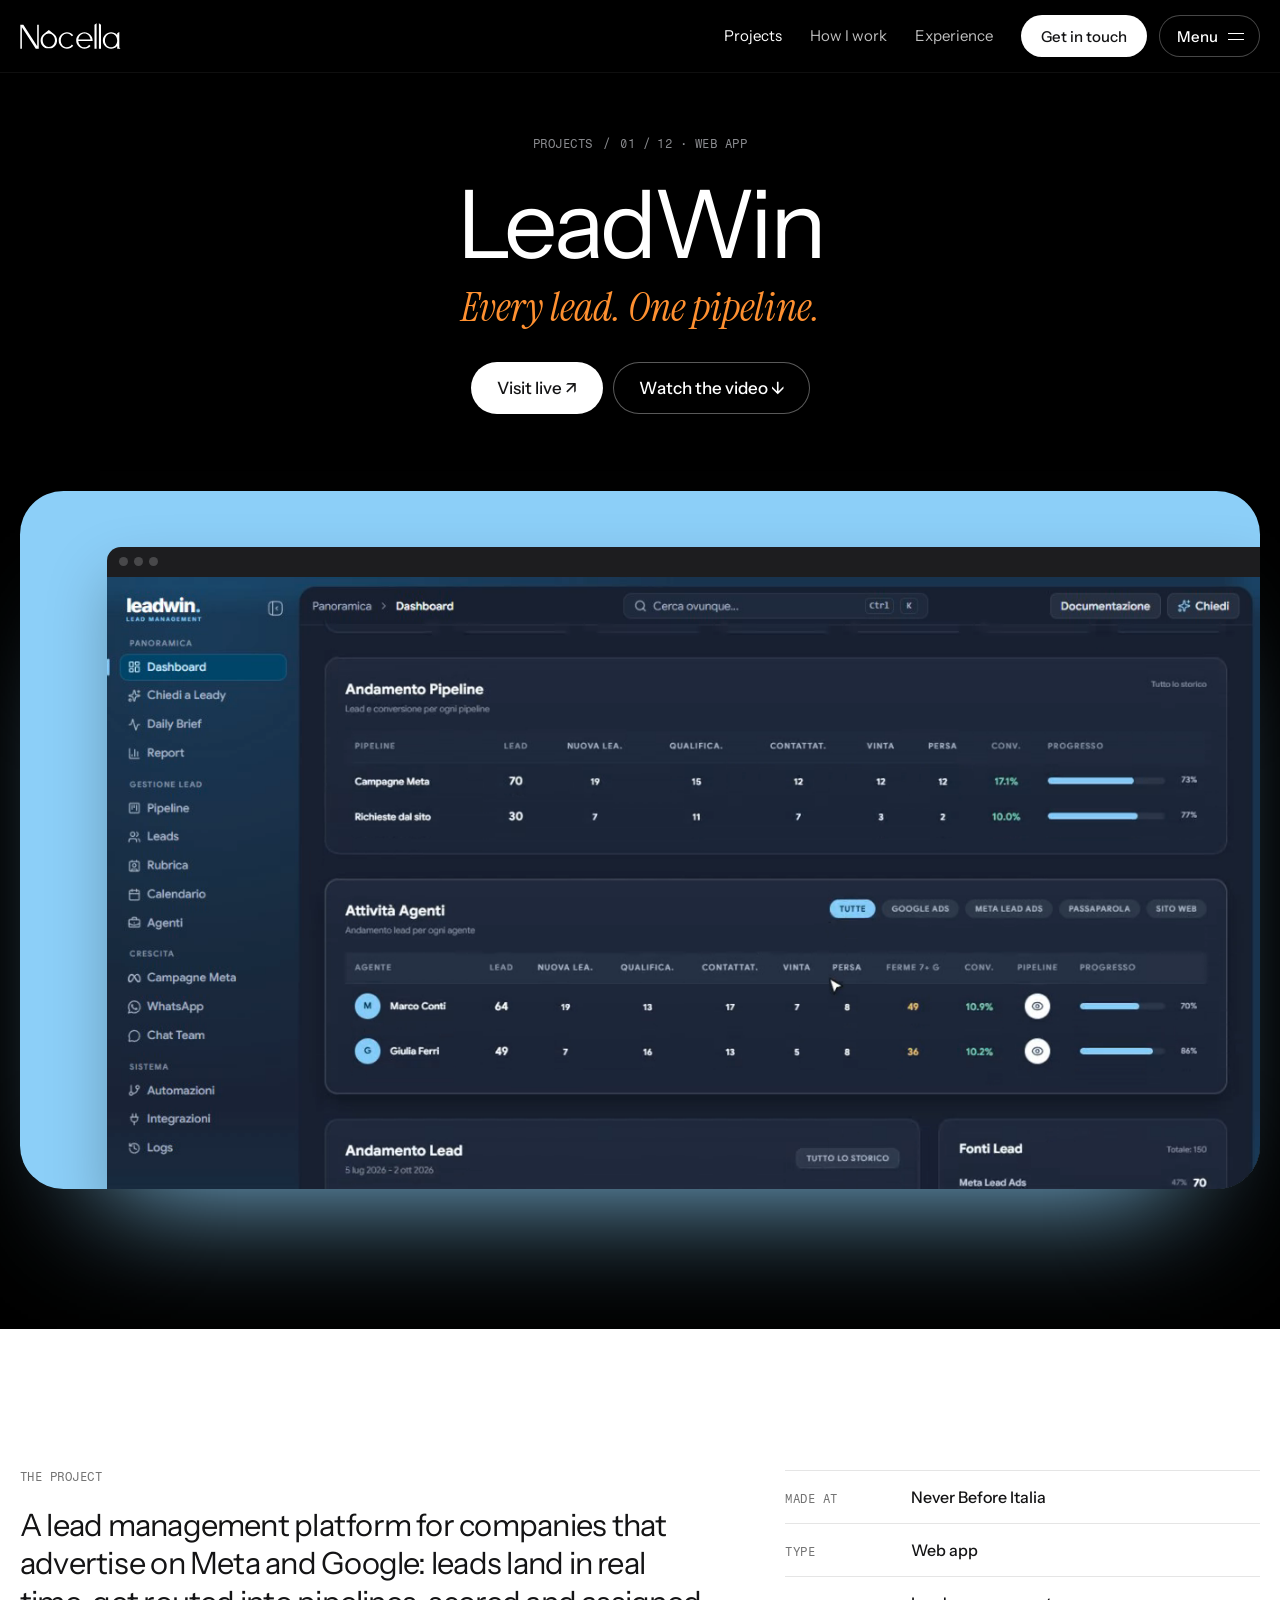
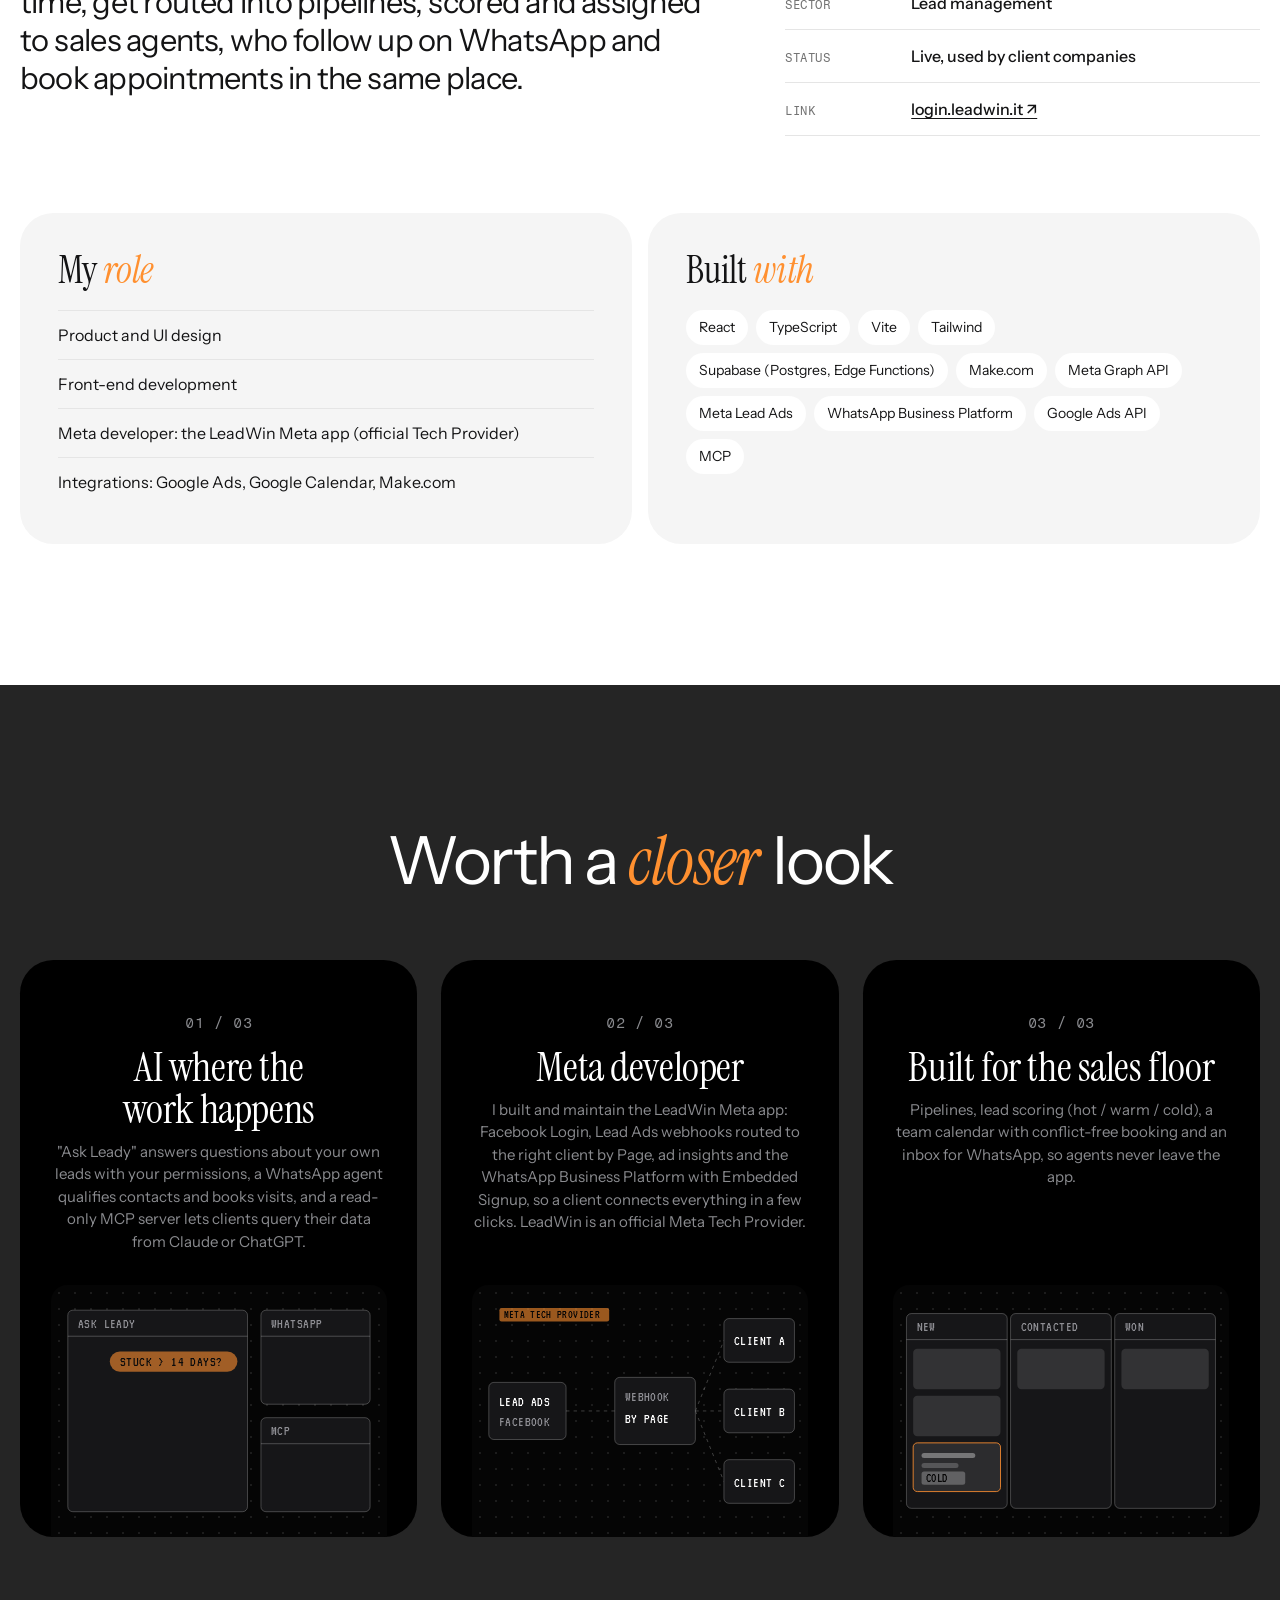
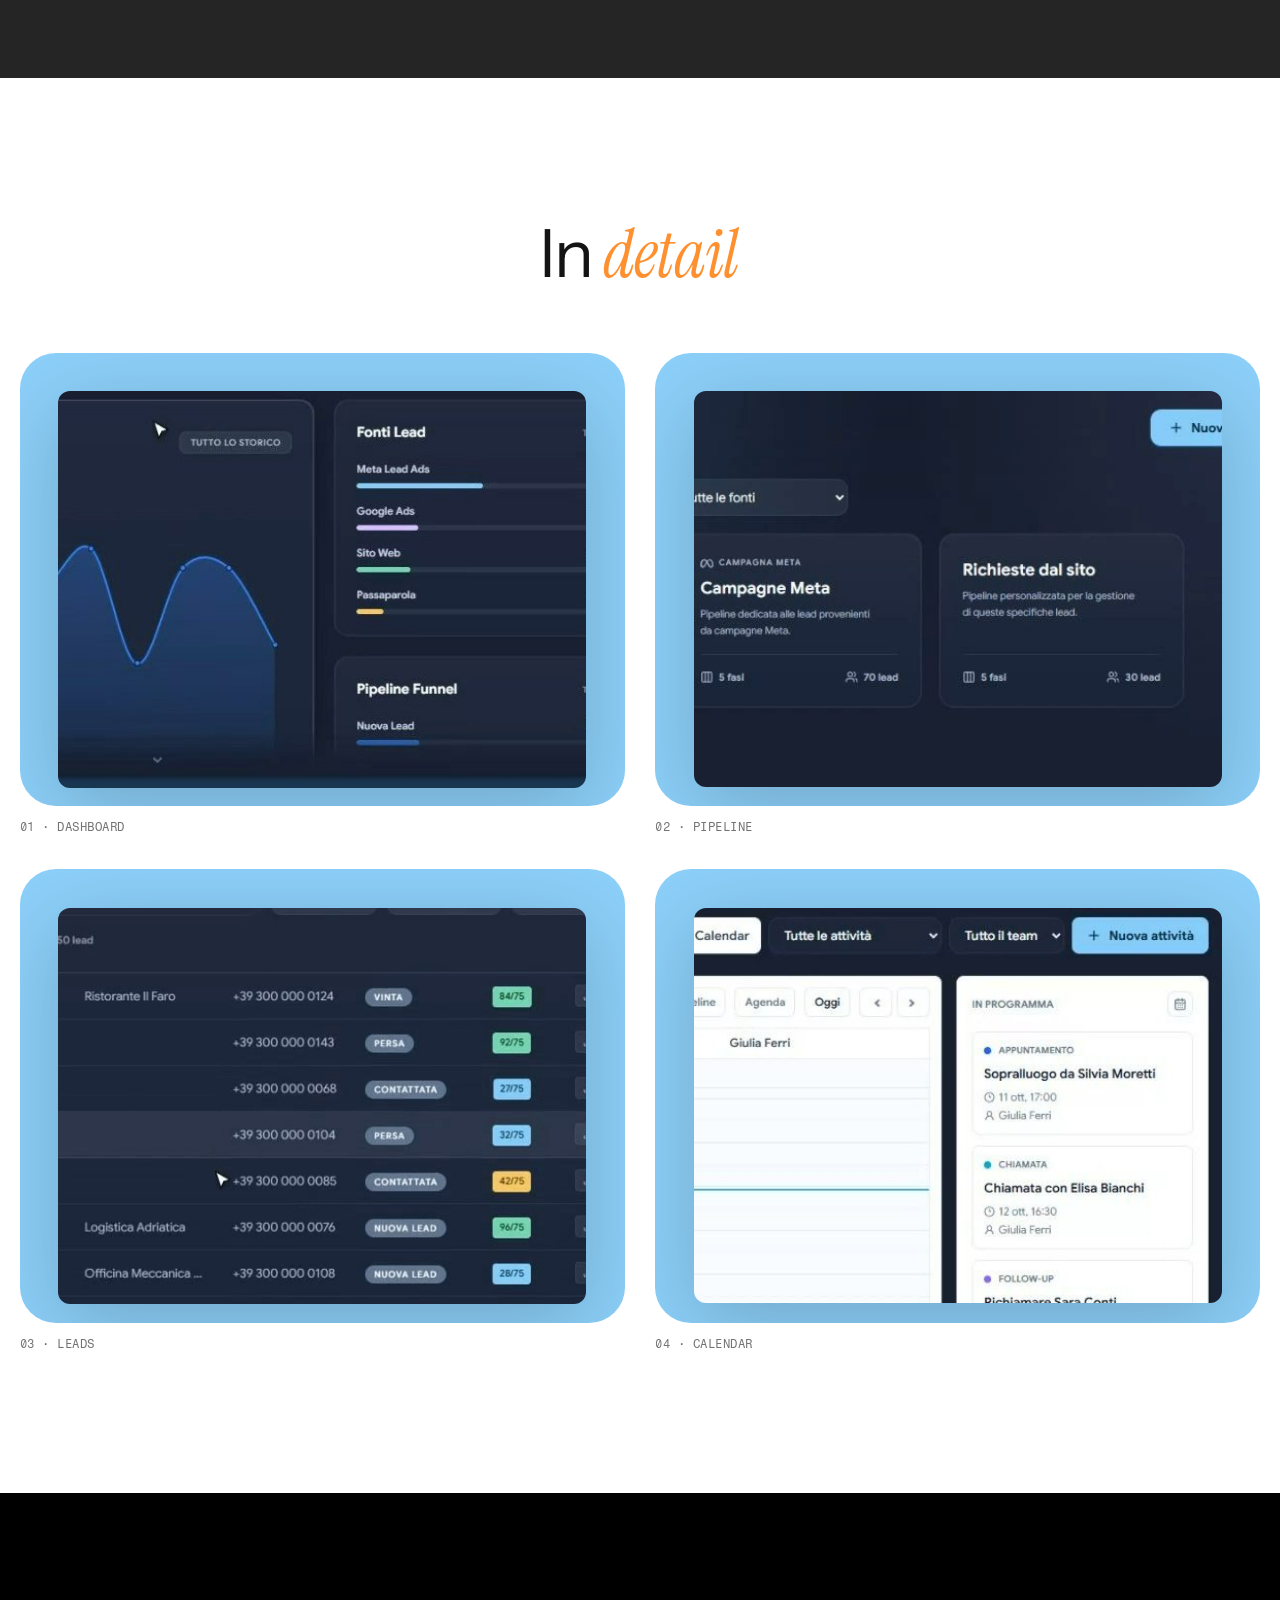
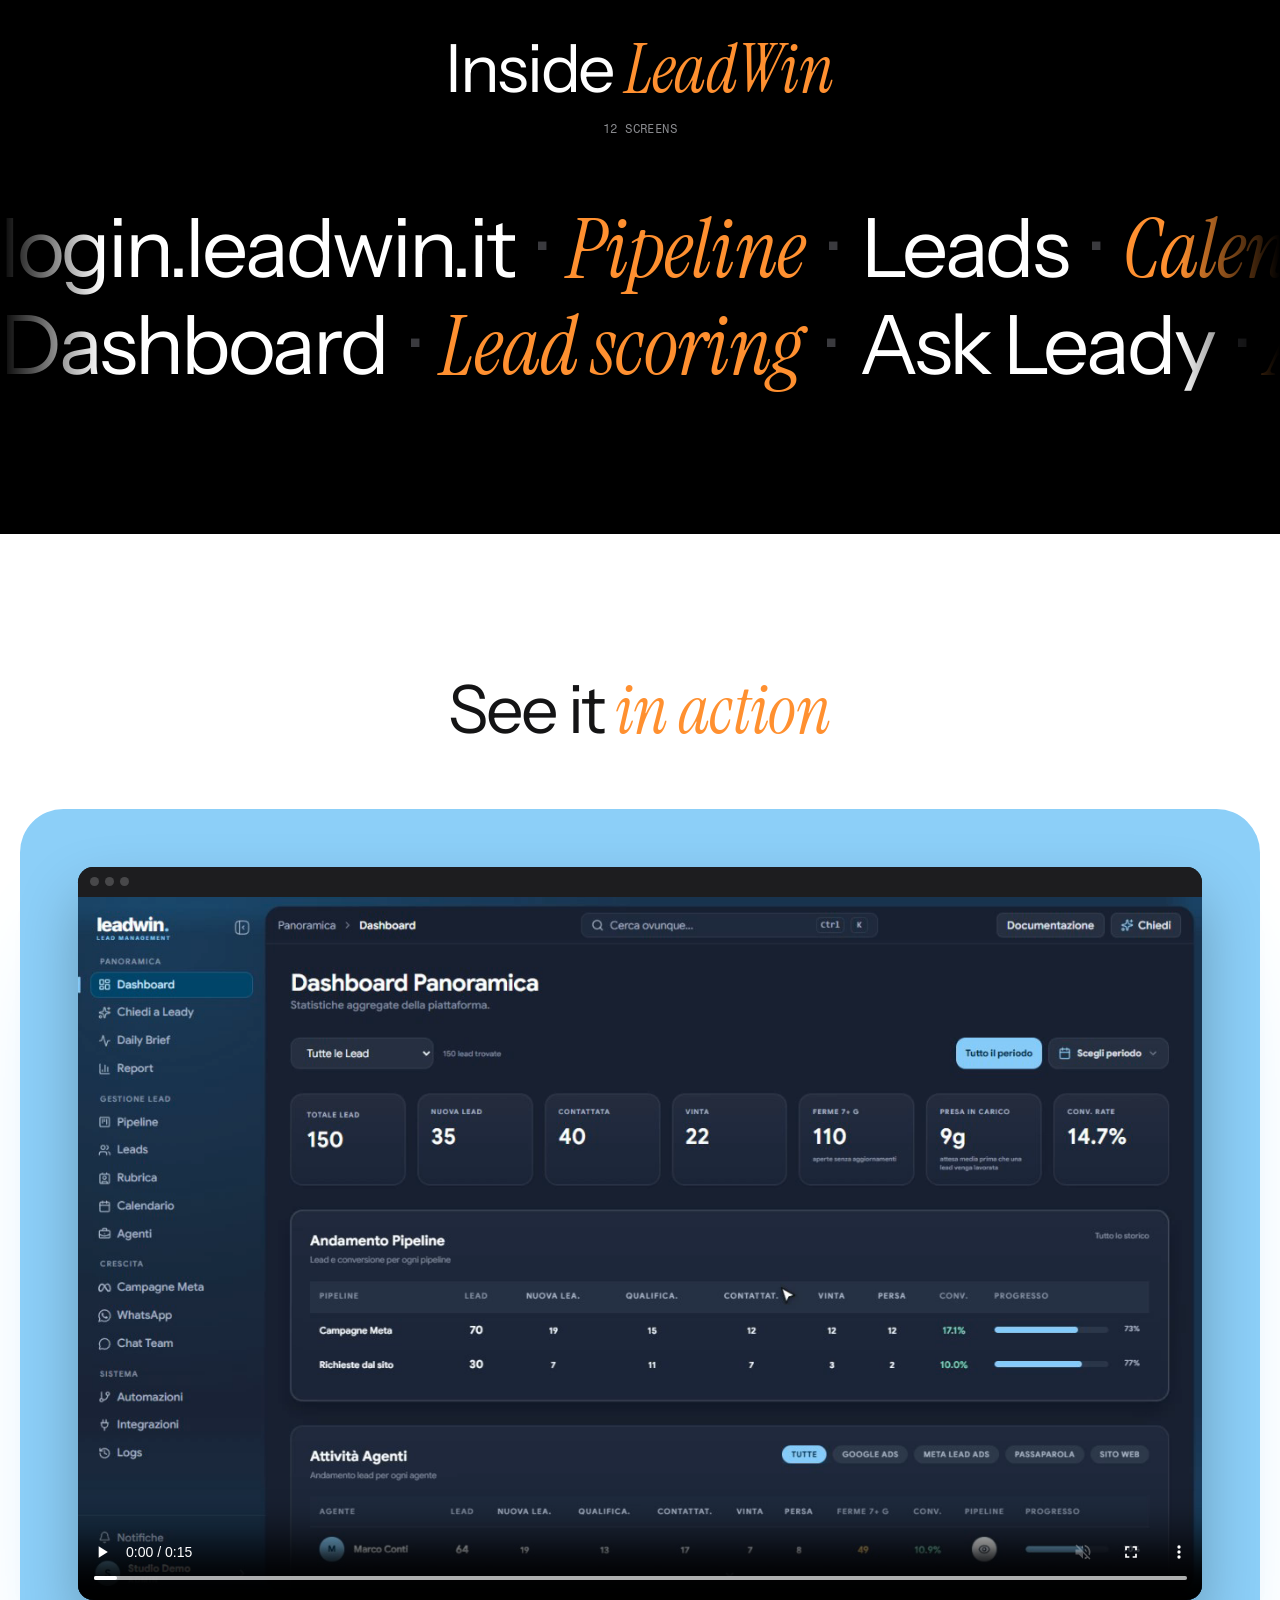
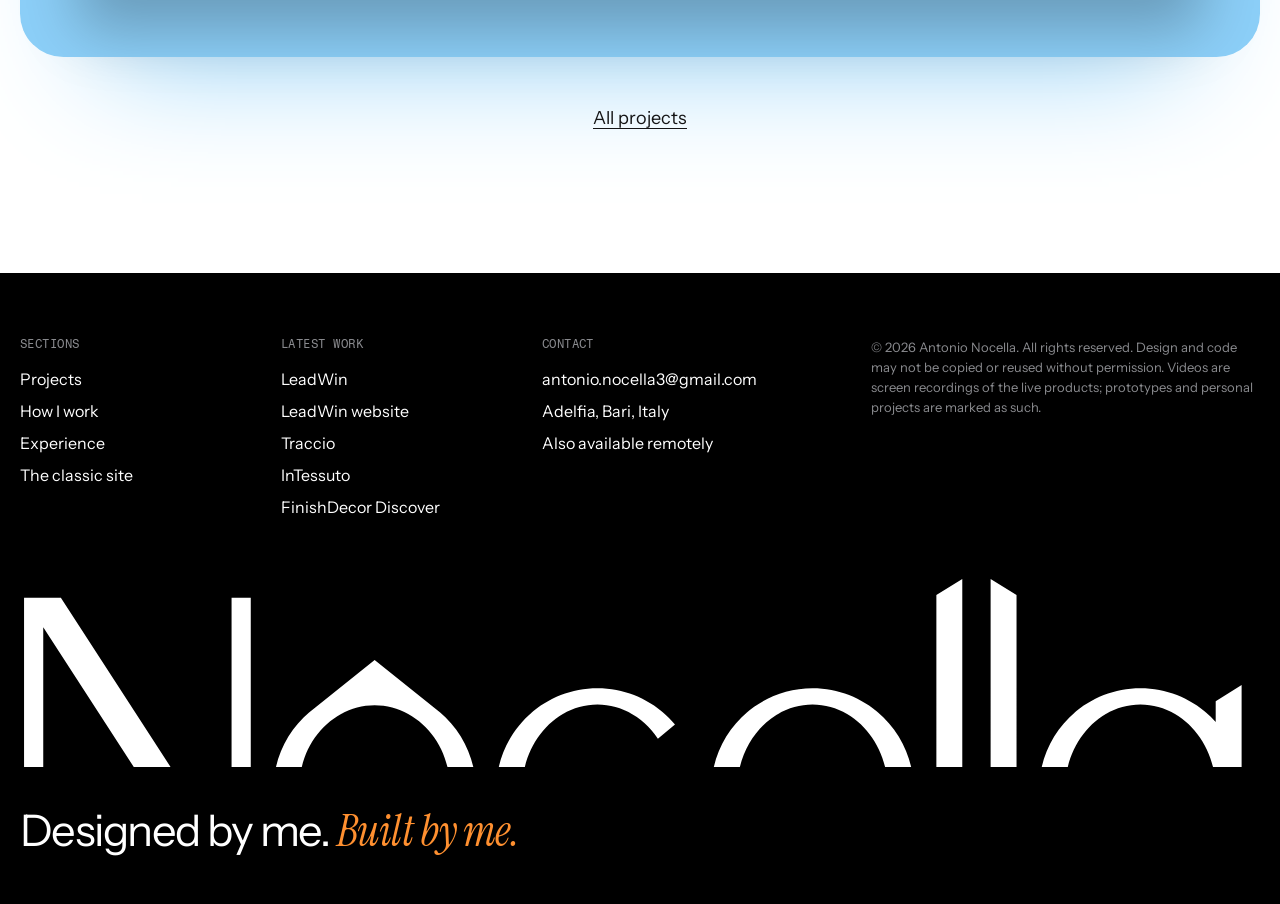
<file: progetto.html>
<!doctype html>
<html lang="en">
<head>
<meta charset="utf-8">
<meta name="viewport" content="width=device-width, initial-scale=1, viewport-fit=cover">
<title>Project | Antonio Nocella</title>
<meta name="description" content="A project by Antonio Nocella, web developer and designer.">
<meta name="author" content="Antonio Nocella">
<meta name="theme-color" content="#000000">
<link rel="preconnect" href="https://fonts.googleapis.com">
<link rel="preconnect" href="https://fonts.gstatic.com" crossorigin>
<link href="https://fonts.googleapis.com/css2?family=Instrument+Sans:wght@400;500;600&family=Instrument+Serif:ital@0;1&family=Fragment+Mono&family=Anton&family=Sora:wght@200&family=VT323&display=swap" rel="stylesheet">
<link href="device.css" rel="stylesheet">
<link href="vetrina.css" rel="stylesheet">
<style>
  /* scheda di un progetto: stessi colori, font e card della home (vetrina.css) */

  /* ---------- apertura: nome, frase in corsivo, il prodotto in una card nel suo colore ---------- */
  .ph-hero { padding-top: clamp(40px, 5vw, 72px); overflow: hidden; }
  .crumbs { display: flex; justify-content: center; flex-wrap: wrap; gap: 6px 10px; margin-bottom: 24px; }
  .crumbs a:hover { color: var(--white); }
  .ph-tag { margin-top: 14px; font-family: var(--serif); font-style: italic; font-size: clamp(26px, 3.2vw, 46px); line-height: 1.1; color: var(--accent); }
  .ph-ctas { display: flex; justify-content: center; flex-wrap: wrap; gap: 10px; margin-top: 32px; }
  .ph-stage { padding-top: clamp(48px, 6vw, 80px); padding-bottom: clamp(96px, 11vw, 150px); }
  .ph-card { position: relative; max-width: 1240px; margin: 0 auto; aspect-ratio: 16 / 9; border-radius: clamp(28px, 3.4vw, 52px); overflow: hidden; background: var(--c); box-shadow: 0 80px 120px -80px var(--c); }
  .ph-card .dev { position: absolute; inset: 0; background: transparent; }
  .ph-card .dev::before { display: none; }
  .ph-card .dev .win { left: 7%; top: 8%; }
  .ph-card .dev .phone { --pw: clamp(170px, 30cqw, 340px); top: 7%; }
  .ph-card .dev .dtag { top: 20px; right: 20px; }

  /* ---------- il progetto: testo grande e scheda ---------- */
  .ph-sum { padding: clamp(96px, 11vw, 150px) 0; }
  .sum-grid { display: grid; grid-template-columns: minmax(0, 1.45fr) minmax(0, 1fr); gap: clamp(40px, 6vw, 96px); align-items: start; }
  .sum-text { font-size: clamp(24px, 2.4vw, 36px); line-height: 1.25; letter-spacing: -0.025em; }
  .facts { border-top: 1px solid #E5E5E5; }
  .facts > div { display: grid; grid-template-columns: 110px minmax(0, 1fr); gap: 16px; align-items: baseline; padding: 14px 0; border-bottom: 1px solid #E5E5E5; }
  .facts dd { font-size: 16px; font-weight: 500; }
  .facts a { text-decoration: underline; text-underline-offset: 3px; }
  .rs-grid { display: grid; grid-template-columns: repeat(2, minmax(0, 1fr)); gap: 16px; margin-top: clamp(56px, 6vw, 88px); }
  .rs-card { padding: clamp(28px, 3vw, 40px); border-radius: clamp(24px, 2.6vw, 36px); background: #F5F5F5; }
  .rs-card h3 { font-family: var(--serif); font-weight: 400; font-size: clamp(34px, 3vw, 44px); line-height: 1; }
  .rs-card ul { list-style: none; margin-top: 20px; }
  .rs-card .role li { padding: 12px 0; border-top: 1px solid #E5E5E5; font-size: 16px; }
  .rs-card .stack { display: flex; flex-wrap: wrap; gap: 8px; }
  .rs-card .stack li { padding: 7px 13px; border-radius: 999px; background: var(--white); font-size: 14px; }

  /* ---------- tre punti: card nere su fascia grigia (stile .mcard) ---------- */
  .ph-points { background: var(--band); padding: clamp(96px, 11vw, 150px) 0; }
  .pgrid3 { display: grid; grid-template-columns: repeat(3, minmax(0, 1fr)); gap: clamp(16px, 2vw, 24px); max-width: 1440px; margin: clamp(48px, 5vw, 72px) auto 0; padding-left: var(--gl); padding-right: var(--gr); }

  /* ---------- dettagli: le schermate su un pannello del colore del progetto ---------- */
  .ph-gal { padding: clamp(96px, 11vw, 150px) 0; }
  .gal { display: grid; grid-template-columns: repeat(2, minmax(0, 1fr)); gap: clamp(20px, 2.6vw, 36px) clamp(16px, 2.4vw, 32px); max-width: 1440px; margin: clamp(48px, 5vw, 72px) auto 0; padding-left: var(--gl); padding-right: var(--gr); }
  .gal .frame { display: grid; place-items: center; aspect-ratio: 4 / 3; padding: clamp(18px, 3vw, 44px); border-radius: clamp(24px, 2.8vw, 40px); background: var(--c); overflow: hidden; }
  .gal img { width: 100%; height: 100%; object-fit: contain; border-radius: 12px; filter: drop-shadow(0 20px 40px rgba(0,0,0,.18)); }
  .gal figcaption { margin-top: 14px; }

  /* ---------- dentro il progetto: le pagine o le schermate scorrono in grande, su due righe ---------- */
  .ph-inside { padding: clamp(96px, 11vw, 150px) 0; overflow: hidden; }
  .ph-inside .mono-l { margin-top: 18px; }
  .ticker { display: flex; flex-direction: column; gap: 4px; margin-top: clamp(40px, 5vw, 64px); -webkit-mask-image: linear-gradient(90deg, transparent, #000 8%, #000 92%, transparent); mask-image: linear-gradient(90deg, transparent, #000 8%, #000 92%, transparent); }
  .tk-row { display: flex; width: max-content; animation: tk 64s linear infinite; }
  .tk-row + .tk-row { animation-direction: reverse; animation-duration: 76s; }
  .tk-row span { flex: none; padding-right: .3em; font-size: clamp(44px, 6.4vw, 104px); line-height: 1.12; letter-spacing: -0.04em; white-space: nowrap; }
  .tk-row span:nth-child(even) { font-family: var(--serif); font-style: italic; letter-spacing: -0.01em; color: var(--accent); }
  .tk-row span::after { content: "·"; margin-left: .3em; color: #3A3A3E; font-family: var(--sans); font-style: normal; }
  @keyframes tk { to { transform: translateX(-50%); } }

  /* ---------- il video del progetto, intero, nella card del suo colore ---------- */
  .ph-show { padding: clamp(96px, 11vw, 150px) 0; }
  .sc-card { max-width: 1240px; margin: clamp(40px, 5vw, 64px) auto 0; padding: clamp(16px, 4.5vw, 64px); border-radius: clamp(28px, 3.4vw, 52px); background: var(--c); box-shadow: 0 80px 120px -80px var(--c); }
  .sc-win { overflow: hidden; border-radius: clamp(10px, 1.2vw, 16px); background: #0B0B0C; box-shadow: 0 30px 60px rgba(0,0,0,.25); }
  .sc-win .bar { display: flex; align-items: center; gap: 6px; height: 30px; padding: 0 12px; background: #1D1D1F; }
  .sc-win .bar i { width: 9px; height: 9px; border-radius: 50%; background: #48484A; }
  .sc-win video { display: block; width: 100%; aspect-ratio: 16 / 10; object-fit: cover; object-position: 50% 0; background: #0B0B0C; }
  .sc-phone { width: min(360px, 76%); margin: 0 auto; padding: 10px; border-radius: 44px; background: #111; box-shadow: 0 30px 60px rgba(0,0,0,.3); }
  .sc-phone video { display: block; width: 100%; aspect-ratio: 9 / 16; object-fit: cover; border-radius: 34px; background: #0B0B0C; }
  .all { display: flex; justify-content: center; margin-top: 48px; }
  .all a { font-size: 18px; text-decoration: underline; text-underline-offset: 4px; }

  @media (max-width: 1068px) { .pgrid3 { grid-template-columns: 1fr 1fr; } }
  @media (max-width: 900px) {
    .sum-grid, .rs-grid, .gal { grid-template-columns: 1fr; }
    .pgrid3 { grid-template-columns: 1fr; }
    /* siti e web app: la finestra prende tutta la card con un bordo uguale, il video 16:10 si vede intero */
    .ph-card:not(.tall) { aspect-ratio: auto; padding: 14px; }
    .ph-card:not(.tall) .dev { position: relative; inset: auto; }
    .ph-card:not(.tall) .dev .win { position: relative; inset: auto; border-radius: 12px; overflow: hidden; translate: none; }
    .ph-card:not(.tall) .dev .scr { flex: none; aspect-ratio: 16 / 10; }
    .ph-card:not(.tall) .dev .dtag { top: 10px; right: 10px; }
    .ph-card.tall { aspect-ratio: 4 / 5; }
    .ph-stage { padding-bottom: 72px; }
  }
  @media (prefers-reduced-motion: reduce) { .tk-row { animation: none; } }
</style>
<script>document.documentElement.classList.add('js')</script>
</head>
<body data-page="project">

<header class="nav hdr">
  <div class="wrap in">
    <a href="index.html" class="brand" aria-label="Nocella, home"></a>
    <nav class="links" aria-label="Main"><a href="index.html#projects" aria-current="true">Projects</a><a href="index.html#method">How I work</a><a href="index.html#experience">Experience</a></nav>
    <a href="mailto:antonio.nocella3@gmail.com" class="pill">Get in touch</a>
    <button class="menu-btn" id="menuBtn" aria-expanded="false" aria-controls="menu">Menu <i></i></button>
  </div>
</header>

<main>
  <!-- APERTURA -->
  <section class="ph-hero">
    <div class="wrap center">
      <p class="crumbs mono-l rv"><a href="index.html#projects">Projects</a><span>/</span><span id="phKick"></span></p>
      <h1 class="h-hero rv" id="phTitle" style="--d:.06s"></h1>
      <p class="ph-tag rv" id="phTag" style="--d:.12s"></p>
      <div class="ph-ctas rv" id="phCtas" style="--d:.18s"></div>
    </div>
    <div class="wrap ph-stage"><div class="ph-card rv" id="phCard"></div></div>
  </section>

  <!-- IL PROGETTO -->
  <section class="ph-sum light">
    <div class="wrap">
      <div class="sum-grid">
        <div class="rv"><p class="mono-l" style="margin-bottom:20px">The project</p><p class="sum-text" id="sumText"></p></div>
        <dl class="facts rv" id="facts" style="--d:.1s"></dl>
      </div>
      <div class="rs-grid">
        <div class="rs-card rv"><h3>My <em>role</em></h3><ul class="role" id="role"></ul></div>
        <div class="rs-card rv" style="--d:.08s"><h3>Built <em>with</em></h3><ul class="stack" id="stack"></ul></div>
      </div>
    </div>
  </section>

  <!-- PUNTI -->
  <section class="ph-points">
    <div class="wrap center"><h2 class="h-sec rv">Worth a <em>closer</em> look</h2></div>
    <div class="pgrid3" id="points"></div>
  </section>

  <!-- DETTAGLI -->
  <section class="ph-gal light" id="galSec">
    <div class="wrap center"><h2 class="h-sec rv">In <em>detail</em></h2></div>
    <div class="gal" id="gal"></div>
  </section>

  <!-- DENTRO IL PROGETTO -->
  <section class="ph-inside">
    <div class="wrap center"><h2 class="h-sec rv" id="inTitle"></h2><p class="mono-l rv" id="inCount"></p></div>
    <div class="ticker" id="ticker" aria-hidden="true"></div>
  </section>

  <!-- IL VIDEO -->
  <section class="ph-show light" id="showcase">
    <div class="wrap center"><h2 class="h-sec rv">See it <em>in action</em></h2></div>
    <div class="wrap"><div class="sc-card rv" id="scCard"></div></div>
    <p class="all"><a href="index.html#projects">All projects</a></p>
  </section>
</main>

<footer class="foot" id="foot"></footer>

<script src="https://cdnjs.cloudflare.com/ajax/libs/gsap/3.12.5/gsap.min.js"></script>
<script src="dati.js"></script>
<script src="motivi.js"></script>
<script src="vetrina.js"></script>
<script>
  // il progetto arriva da ?id=… (o da #… come riserva); se manca o non esiste, il primo
  const i = Math.max(0, works.findIndex(x => x.id === current)), p = works[i];
  const host = u => u.replace(/^https?:\/\//, '').replace(/\/$/, '');
  document.title = `${p.n} | Antonio Nocella`;
  document.querySelector('meta[name="description"]').content = p.sum;

  // apertura
  $('#phKick').textContent = `${num(p)} / ${pad(works.length)} · ${p.kind}`;
  $('#phTitle').textContent = p.n;
  $('#phTag').textContent = tagline[p.id] || p.t.join(' · ');
  $('#phCtas').innerHTML = (p.url ? `<a class="pill pill-lg" href="${p.url}" target="_blank" rel="noopener">Visit live ↗</a>` : `<a class="pill pill-lg" href="${mail}">Ask for a demo ↗</a>`) +
    (p.video === false ? '' : `<a class="pill pill-lg pill-line" href="#showcase">Watch the video ↓</a>`);
  $('#phCard').style.setProperty('--c', p.c);
  $('#phCard').classList.toggle('tall', !!p.tall);
  $('#phCard').innerHTML = device(p);

  // il progetto
  $('#sumText').textContent = p.sum;
  const facts = [['Made at', p.at], ['Type', p.kind], ['Sector', p.t[1]], ['Status', p.status], ['Link', p.url ? `<a href="${p.url}" target="_blank" rel="noopener">${host(p.url)} ↗</a>` : 'Not public, demo on request']];
  $('#facts').innerHTML = facts.map(([k, v]) => `<div><dt class="mono-l">${k}</dt><dd>${v}</dd></div>`).join('');
  $('#role').innerHTML = p.role.map(r => `<li>${r}</li>`).join('');
  $('#stack').innerHTML = p.stack.map(s => `<li>${s}</li>`).join('');

  // tre punti, ognuno con la scena animata fatta per questo progetto (motivi.js); senza scena, una figura a rotazione
  $('#points').innerHTML = p.points.map(([t, d], k) => `<article class="mcard rv" style="--d:${k * .08}s"><div class="body"><p class="mono-l" style="margin-bottom:14px">${pad(k + 1)} / ${pad(p.points.length)}</p><h3>${t}</h3><p>${d}</p></div><div class="fig"></div></article>`).join('');
  $$('#points .fig').forEach((f, k) => motivo(f, motivo.has(`${p.id}-${k}`) ? `${p.id}-${k}` : i + k * 3));

  // dettagli: le schermate in assets/lavori/d
  $('#galSec').hidden = !p.g?.length;
  $('#gal').innerHTML = (p.g || []).map((label, k) => `<figure class="rv" style="--d:${(k % 2) * .08}s"><div class="frame" style="--c:${p.c}"><img src="${media('d/' + p.id)}-${k + 1}.jpg" alt="${p.n}: ${label}" loading="lazy"></div><figcaption class="mono-l">${pad(k + 1)} · ${label}</figcaption></figure>`).join('');

  // dentro il progetto: le pagine del sito o le schermate dell'app, in grande, su due righe che scorrono in versi opposti
  const web = p.map[0].startsWith('/');
  const nice = (t, j) => {
    t = t.trim();
    if (!web) return t;
    if (j === 0) return 'Home';
    const seg = t.replace(/[?#]/g, '/').split('/').filter(x => x && !x.startsWith(':')).pop() || t;
    const w = seg.replace(/\.html$/, '').replace(/[-_=]+/g, ' ').trim();
    return w.charAt(0).toUpperCase() + w.slice(1);
  };
  const names = [...new Set(p.map.map(nice))];
  const fill = r => { const out = []; while (out.length < 10 || out.length % 2) out.push(r[out.length % r.length]); return out; };
  $('#ticker').innerHTML = [names.filter((_, k) => k % 2 === 0), names.filter((_, k) => k % 2)].map(r => r.length ? r : names)
    .map(r => { const half = fill(r).map(t => `<span>${t}</span>`).join(''); return `<div class="tk-row">${half}${half}</div>`; }).join('');
  $('#inTitle').innerHTML = `Inside <em>${p.n}</em>`;
  $('#inCount').textContent = `${p.map.length} ${web ? 'pages' : 'screens'}`;

  // il video del progetto, intero: finestra da browser per i siti e le web app, telefono per le app verticali
  $('#showcase').hidden = p.video === false;
  $('#scCard').style.setProperty('--c', p.c);
  const vid = `<video src="${media(p.id)}.webm" poster="${media(p.id)}.jpg" muted loop playsinline controls preload="none" data-auto aria-label="${p.n}, video"></video>`;
  $('#scCard').innerHTML = p.tall ? `<div class="sc-phone">${vid}</div>` : `<div class="sc-win"><div class="bar"><i></i><i></i><i></i></div>${vid}</div>`;

  autoplay();
  reveal();
</script>
</body>
</html>
</file>
<file: device.css>
/* vetrina del prodotto: fondo nel colore del progetto,
   telefono che esce dal fondo per le app, finestra da browser per web app e siti. Usato da index e progetto. */
.dev { position: relative; overflow: hidden; background: var(--c, #2C2C2E); isolation: isolate; container-type: inline-size; }
.dev::before { content: ""; position: absolute; inset: 0; z-index: -1; background: radial-gradient(120% 80% at 50% 105%, rgba(255,255,255,.38), rgba(255,255,255,0) 60%); }
.dev .scr { position: relative; overflow: hidden; background: #0B0B0C; }
.dev .scr > video, .dev .scr > img { position: absolute; inset: 0; width: 100%; height: 100%; object-fit: cover; object-position: 0 0; display: block; }
.dev .scr .soon { position: absolute; inset: 0; display: grid; place-items: center; font-family: var(--pixel); font-size: 18px; letter-spacing: .06em; text-transform: uppercase; color: #6E6E73; background: #1D1D1F repeating-linear-gradient(135deg, rgba(255,255,255,.035) 0 1px, transparent 1px 14px); }

/* telefono: centrato, parte dall'alto ed esce dal fondo del riquadro */
/* proporzioni da telefono vero (circa 1:2): bordi, angoli e barre in scala con la larghezza; il video 9:16 sta tra barra di stato e barra home */
.dev .phone { --pw: clamp(150px, 55cqw, 360px); position: absolute; left: 50%; top: 8%; translate: -50% 0; width: var(--pw); padding: calc(var(--pw) * .035); border-radius: calc(var(--pw) * .15); background: #111; box-shadow: 0 0 0 1px rgba(255,255,255,.08) inset, 0 30px 60px rgba(0,0,0,.28); transition: translate .5s cubic-bezier(.2,.8,.2,1); }
.dev .phone .sb { display: flex; justify-content: space-between; align-items: center; height: calc(var(--pw) * .15); padding: 0 calc(var(--pw) * .09) 0 calc(var(--pw) * .1); border-radius: calc(var(--pw) * .115) calc(var(--pw) * .115) 0 0; background: #0B0B0C; color: #fff; font: 600 clamp(9px, calc(var(--pw) * .048), 15px)/1 system-ui, -apple-system, sans-serif; }
.dev .phone .sb svg { width: auto; height: .85em; }
.dev .phone .scr { aspect-ratio: 9 / 16; }
.dev .phone::after { content: ""; display: block; height: calc(var(--pw) * .12); border-radius: 0 0 calc(var(--pw) * .115) calc(var(--pw) * .115); background: linear-gradient(#fff, #fff) 50% 55% / 34% 3px no-repeat, #0B0B0C; } /* barra home */
/* finestra: entra da sinistra e dall'alto, esce a destra e in basso */
.dev .win { position: absolute; left: 7%; top: 9%; right: -2px; bottom: -2px; display: flex; flex-direction: column; border-radius: 14px 0 0 0; background: #1D1D1F; box-shadow: 0 30px 60px rgba(0,0,0,.25); transition: translate .5s cubic-bezier(.2,.8,.2,1); }
.dev .win .bar { display: flex; align-items: center; gap: 6px; height: 30px; flex: none; padding: 0 12px; }
.dev .win .bar i { width: 9px; height: 9px; border-radius: 50%; background: #48484A; }
.dev .win .scr { flex: 1; }
/* etichetta nera in monospazio, come "BEFORE ACQUISITION" */
.dev .dtag { position: absolute; z-index: 2; right: 0; top: 7%; padding: 7px 14px 6px; background: #050505; color: #fff; font-family: var(--pixel); font-size: 19px; line-height: 1; letter-spacing: .06em; text-transform: uppercase; }
a:hover .dev .phone, .dev:hover .phone { translate: -50% -10px; }
a:hover .dev .win, .dev:hover .win { translate: 0 -8px; }
@media (prefers-reduced-motion: reduce) { .dev .phone, .dev .win { transition: none; } }

/* tela delle figure animate (motivi.js): fondo da editor a puntini, usata in home e nella scheda progetto */
.fig { position: relative; aspect-ratio: 4 / 3; overflow: hidden; border: 1px solid rgba(255,255,255,.1); border-radius: 4px; background: #0B0B0C radial-gradient(rgba(255,255,255,.09) 1px, transparent 1.3px) 0 0 / 16px 16px; }
.fig svg { display: block; width: 100%; height: 100%; }
</file>
<file: vetrina.css>
/* Stili condivisi del sito: home (index.html) e scheda progetto (progetto.html).
   Fasce nere e bianche alternate, testo in Instrument Sans leggero, parole chiave in Instrument Serif corsivo arancione,
   etichette in Fragment Mono, card dei progetti nel loro colore. */
:root {
  --black: #000000;
  --ink: #141415;
  --band: #252525;      /* fascia grigio scuro */
  --white: #FFFFFF;
  --mute: #8A8B8F;
  --mute-2: #5D5E63;
  --line: rgba(255,255,255,.1);
  --accent: #FF9030;
  --pastel: #FFC896;    /* fascia chiara */
  --sans: "Instrument Sans", Inter, system-ui, sans-serif;
  --serif: "Instrument Serif", Georgia, serif;
  --mono: "Fragment Mono", ui-monospace, Menlo, monospace;
  --poster: Anton, Impact, "Arial Narrow", sans-serif;
  --pixel: VT323, ui-monospace, monospace; /* figure animate (motivi.js) */
  --ease: cubic-bezier(.2,.8,.2,1);
  --gl: max(20px, env(safe-area-inset-left, 0px));
  --gr: max(20px, env(safe-area-inset-right, 0px));
  color-scheme: dark;
}
* { box-sizing: border-box; margin: 0; padding: 0; }
[hidden] { display: none !important; }
html { scroll-behavior: smooth; scroll-padding-top: 72px; }
body { font-family: var(--sans); background: var(--black); color: var(--white); font-size: 17px; line-height: 1.5; -webkit-font-smoothing: antialiased; -moz-osx-font-smoothing: grayscale; overflow-x: hidden; }
img, video { display: block; max-width: 100%; }
a { color: inherit; text-decoration: none; }
button { font: inherit; color: inherit; background: none; border: 0; cursor: pointer; }
::selection { background: var(--accent); color: var(--ink); }
:focus-visible { outline: 2px solid var(--accent); outline-offset: 3px; border-radius: 6px; }
.wrap { max-width: 1360px; margin: 0 auto; padding-left: var(--gl); padding-right: var(--gr); box-sizing: content-box; }
.center { text-align: center; }
.light { background: var(--white); color: var(--ink); }
html.lock { overflow: hidden; }

/* tipografia */
.mono-l { font: 400 12px/1.3 var(--mono); text-transform: uppercase; letter-spacing: .04em; color: var(--mute); }
.light .mono-l { color: #737373; }
.h-hero { font-weight: 400; font-size: clamp(44px, 7.4vw, 112px); line-height: 1; letter-spacing: -0.04em; text-wrap: balance; }
.h-sec { font-weight: 400; font-size: clamp(40px, 5.2vw, 80px); line-height: 1.04; letter-spacing: -0.035em; text-wrap: balance; }
em, .it { font-family: var(--serif); font-style: italic; font-weight: 400; letter-spacing: -0.01em; color: var(--accent); padding-right: .03em; }

/* bottoni */
.pill { display: inline-flex; align-items: center; justify-content: center; gap: 8px; height: 42px; padding: 0 20px; border-radius: 999px; background: var(--white); color: var(--ink); font: 500 15px/1 var(--sans); white-space: nowrap; transition: background .2s, color .2s; }
.pill:hover { background: var(--accent); }
.pill-lg { height: 52px; padding: 0 26px; font-size: 17px; }
.pill-ink { height: 52px; padding: 0 28px; background: var(--ink); color: var(--white); font-size: 17px; }
.pill-ink:hover { background: #000; color: var(--white); }
.pill-line { background: transparent; color: var(--white); box-shadow: inset 0 0 0 1px rgba(255,255,255,.35); }
.pill-line:hover { background: rgba(255,255,255,.1); }
.see { flex: none; display: inline-flex; align-items: center; gap: 6px; height: 34px; padding: 0 14px; border-radius: 999px; background: rgba(255,255,255,.5); color: var(--ink); font-size: 14px; font-weight: 500; transition: background .2s; }
.see:hover { background: rgba(255,255,255,.9); }
.arrow { display: grid; place-items: center; width: 48px; height: 48px; border-radius: 50%; border: 1.5px solid rgba(255,255,255,.55); transition: background .2s, color .2s, opacity .2s; }
.arrow:hover { background: var(--white); color: var(--ink); }
.arrow:disabled { opacity: .3; pointer-events: none; }

/* comparsa allo scroll */
.js .rv { opacity: 0; transform: translateY(28px); transition: opacity .9s var(--ease), transform .9s var(--ease); transition-delay: var(--d, 0s); }
.js .rv.in { opacity: 1; transform: none; }

/* ---------- barra in alto ---------- */
.nav { position: sticky; top: 0; z-index: 50; background: rgba(0,0,0,.86); backdrop-filter: blur(14px); -webkit-backdrop-filter: blur(14px); border-bottom: 1px solid rgba(255,255,255,.06); }
.nav .in { display: flex; align-items: center; gap: 12px; height: 72px; }
.brand { --accent: #FF9030; display: flex; align-items: center; height: 72px; margin-right: auto; color: var(--white); }
.brand .logo { display: block; height: 26px; width: auto; }
.nav .links { display: flex; gap: 28px; margin-right: 16px; font-size: 15px; }
.nav .links a { color: rgba(255,255,255,.75); transition: color .2s; }
.nav .links a:hover, .nav .links a[aria-current] { color: var(--white); }
.menu-btn { display: inline-flex; align-items: center; gap: 10px; height: 42px; padding: 0 16px 0 18px; border-radius: 999px; box-shadow: inset 0 0 0 1px rgba(255,255,255,.28); font: 500 15px/1 var(--sans); transition: background .2s; }
.menu-btn:hover { background: rgba(255,255,255,.1); }
.menu-btn i { display: block; width: 16px; height: 7px; border-top: 1.5px solid currentColor; border-bottom: 1.5px solid currentColor; }

/* ---------- menu a schermo intero ---------- */
.menu { position: fixed; inset: 0; z-index: 90; display: flex; flex-direction: column; background: var(--black); color: var(--white); padding-top: env(safe-area-inset-top, 0px); opacity: 0; transition: opacity .35s var(--ease); }
.menu.on { opacity: 1; }
.menu-top { flex: none; border-bottom: 1px solid rgba(255,255,255,.08); }
.menu-top .in { display: flex; align-items: center; justify-content: space-between; height: 72px; }
.menu-body { flex: 1; overflow-y: auto; }
.menu-grid { display: grid; grid-template-columns: minmax(0, 1.1fr) minmax(0, 1fr); gap: 32px 64px; padding-top: clamp(28px, 5vw, 64px); padding-bottom: 40px; }
.menu-main { list-style: none; }
.menu-main a { display: inline-block; padding: 2px 0; font-weight: 400; font-size: clamp(44px, 6vw, 88px); line-height: 1.04; letter-spacing: -0.04em; }
.menu-main a:hover, .menu-main a:focus-visible { font-family: var(--serif); font-style: italic; letter-spacing: -0.01em; color: var(--accent); }
.menu-side .mono-l { margin-bottom: 12px; }
.menu-contact { list-style: none; display: flex; flex-direction: column; align-items: flex-start; gap: 10px; }
.menu-contact li:first-child a { font-size: clamp(24px, 2.6vw, 36px); letter-spacing: -0.03em; }
.menu-contact li:first-child a:hover { font-family: var(--serif); font-style: italic; color: var(--accent); }
.menu-contact li:nth-child(2) { color: var(--mute); }
.menu-contact .pill { margin-top: 18px; }
.menu-foot { display: flex; flex-wrap: wrap; justify-content: space-between; gap: 12px 32px; padding-top: 22px; padding-bottom: calc(28px + env(safe-area-inset-bottom, 0px)); border-top: 1px solid rgba(255,255,255,.08); font-size: 15px; }
.menu-foot a { text-decoration: underline; text-underline-offset: 3px; }
.menu li, .menu .mono-l { opacity: 0; transform: translateY(14px); transition: opacity .5s var(--ease), transform .5s var(--ease); }
.menu.on li, .menu.on .mono-l { opacity: 1; transform: none; transition-delay: calc(var(--i, 0) * 30ms + 80ms); }

/* ---------- card nere con titolo in serif e figura animata (metodo in home, punti del progetto) ---------- */
.mcard { display: flex; flex-direction: column; align-items: center; padding: clamp(32px, 3.4vw, 48px) clamp(20px, 2.4vw, 32px) 0; border-radius: clamp(24px, 2.6vw, 36px); background: var(--black); text-align: center; overflow: hidden; }
.mcard h3 { font-family: var(--serif); font-weight: 400; font-size: clamp(34px, 3.2vw, 48px); line-height: 1.02; letter-spacing: -0.01em; text-wrap: balance; }
.mcard .sub { margin-top: 14px; font-size: 17px; font-weight: 600; }
.mcard p { max-width: 52ch; margin-top: 10px; font-size: 15px; color: var(--mute); }
.mcard .body { margin-bottom: 32px; }
.mcard .fig { width: 100%; max-width: 520px; margin-top: auto; border: 0; border-radius: 16px 16px 0 0; background-color: #050505; }

/* device.css: etichetta nera a pillola */
.dev .dtag { top: 0; right: 16px; padding: 6px 10px; border-radius: 999px; background: var(--ink); font: 400 11px/1 var(--mono); letter-spacing: .04em; }

/* ---------- video ---------- */
.vmodal { margin: auto; padding: 0; border: 0; background: none; width: min(1100px, calc(100% - 32px)); max-width: none; max-height: calc(100svh - 32px); overflow: visible; }
.vmodal.tall { width: min(420px, calc(100% - 32px)); }
.vmodal::backdrop { background: rgba(0,0,0,.9); }
html:has(.vmodal[open]) { overflow: hidden; }
.vmodal video { display: block; width: 100%; max-height: calc(100svh - 120px); object-fit: contain; border-radius: 24px; background: #000; }
.vm-bar { display: flex; justify-content: space-between; align-items: center; gap: 16px; margin-top: 14px; color: var(--white); }
.vm-bar h3 { font-weight: 500; font-size: 24px; letter-spacing: -0.03em; }
.vm-close { position: fixed; top: calc(16px + env(safe-area-inset-top, 0px)); right: calc(16px + env(safe-area-inset-right, 0px)); width: 44px; height: 44px; border-radius: 50%; display: grid; place-items: center; background: var(--white); color: var(--ink); }

/* ---------- footer: colonne con etichette mono, logo gigante tagliato, frase finale ---------- */
.foot { padding-top: 64px; overflow: hidden; background: var(--black); }
.fcols { display: grid; grid-template-columns: 1fr 1fr 1.3fr 1.7fr; gap: 32px; }
.fcols .mono-l { margin-bottom: 14px; }
.fcols ul { list-style: none; display: flex; flex-direction: column; gap: 8px; font-size: 16px; }
.fcols ul a:hover { text-decoration: underline; text-underline-offset: 3px; }
.fcols .legal { font-size: 13px; line-height: 1.55; color: var(--mute); }
.foot .wrap { container-type: inline-size; }
.fbig { height: 15.5cqw; margin-top: 56px; overflow: hidden; user-select: none; }
.fbig .logo { display: block; width: 100%; height: auto; }
.tagline { padding: 40px 0 calc(48px + env(safe-area-inset-bottom, 0px)); font-size: clamp(32px, 3.4vw, 48px); line-height: 1.1; letter-spacing: -0.035em; }

@media (max-width: 900px) {
  .nav .links { display: none; }
  .menu-grid { grid-template-columns: 1fr; }
  .fcols { grid-template-columns: 1fr 1fr; }
  .fcols > div:last-child { grid-column: 1 / -1; }
}
@media (max-width: 560px) {
  .nav .in > .pill { display: none; }
  .menu-main a { font-size: 48px; }
}
@media (prefers-reduced-motion: reduce) {
  .js .rv { opacity: 1; transform: none; transition: none; }
  .menu li, .menu .mono-l { transition: none; }
}
</file>
<file: bending.css>
/* Stili condivisi della versione ispirata a bendingspoons.com: home (bending.html) e scheda progetto (bending-progetto.html).
   Fasce nere e bianche alternate, testo in Instrument Sans leggero, parole chiave in Instrument Serif corsivo colorato,
   etichette in Fragment Mono. Del portfolio restano logo, contenuti, figure animate e l'arancione al posto del loro verde. */
:root {
  --black: #000000;
  --ink: #141415;
  --band: #252525;      /* fascia grigio scuro */
  --white: #FFFFFF;
  --mute: #8A8B8F;
  --mute-2: #5D5E63;
  --line: rgba(255,255,255,.1);
  --accent: #FF9030;
  --pastel: #FFC896;    /* fascia chiara */
  --sans: "Instrument Sans", Inter, system-ui, sans-serif;
  --serif: "Instrument Serif", Georgia, serif;
  --mono: "Fragment Mono", ui-monospace, Menlo, monospace;
  --poster: Anton, Impact, "Arial Narrow", sans-serif;
  --pixel: VT323, ui-monospace, monospace; /* figure animate (motivi.js) */
  --ease: cubic-bezier(.2,.8,.2,1);
  --gl: max(20px, env(safe-area-inset-left, 0px));
  --gr: max(20px, env(safe-area-inset-right, 0px));
  color-scheme: dark;
}
* { box-sizing: border-box; margin: 0; padding: 0; }
[hidden] { display: none !important; }
html { scroll-behavior: smooth; scroll-padding-top: 72px; }
body { font-family: var(--sans); background: var(--black); color: var(--white); font-size: 17px; line-height: 1.5; -webkit-font-smoothing: antialiased; -moz-osx-font-smoothing: grayscale; overflow-x: hidden; }
img, video { display: block; max-width: 100%; }
a { color: inherit; text-decoration: none; }
button { font: inherit; color: inherit; background: none; border: 0; cursor: pointer; }
::selection { background: var(--accent); color: var(--ink); }
:focus-visible { outline: 2px solid var(--accent); outline-offset: 3px; border-radius: 6px; }
.wrap { max-width: 1360px; margin: 0 auto; padding-left: var(--gl); padding-right: var(--gr); box-sizing: content-box; }
.center { text-align: center; }
.light { background: var(--white); color: var(--ink); }
html.lock { overflow: hidden; }

/* tipografia */
.mono-l { font: 400 12px/1.3 var(--mono); text-transform: uppercase; letter-spacing: .04em; color: var(--mute); }
.light .mono-l { color: #737373; }
.h-hero { font-weight: 400; font-size: clamp(44px, 7.4vw, 112px); line-height: 1; letter-spacing: -0.04em; text-wrap: balance; }
.h-sec { font-weight: 400; font-size: clamp(40px, 5.2vw, 80px); line-height: 1.04; letter-spacing: -0.035em; text-wrap: balance; }
em, .it { font-family: var(--serif); font-style: italic; font-weight: 400; letter-spacing: -0.01em; color: var(--accent); padding-right: .03em; }

/* bottoni */
.pill { display: inline-flex; align-items: center; justify-content: center; gap: 8px; height: 42px; padding: 0 20px; border-radius: 999px; background: var(--white); color: var(--ink); font: 500 15px/1 var(--sans); white-space: nowrap; transition: background .2s, color .2s; }
.pill:hover { background: var(--accent); }
.pill-lg { height: 52px; padding: 0 26px; font-size: 17px; }
.pill-ink { height: 52px; padding: 0 28px; background: var(--ink); color: var(--white); font-size: 17px; }
.pill-ink:hover { background: #000; color: var(--white); }
.pill-line { background: transparent; color: var(--white); box-shadow: inset 0 0 0 1px rgba(255,255,255,.35); }
.pill-line:hover { background: rgba(255,255,255,.1); }
.see { flex: none; display: inline-flex; align-items: center; gap: 6px; height: 34px; padding: 0 14px; border-radius: 999px; background: rgba(255,255,255,.5); color: var(--ink); font-size: 14px; font-weight: 500; transition: background .2s; }
.see:hover { background: rgba(255,255,255,.9); }
.arrow { display: grid; place-items: center; width: 48px; height: 48px; border-radius: 50%; border: 1.5px solid rgba(255,255,255,.55); transition: background .2s, color .2s, opacity .2s; }
.arrow:hover { background: var(--white); color: var(--ink); }
.arrow:disabled { opacity: .3; pointer-events: none; }

/* comparsa allo scroll */
.js .rv { opacity: 0; transform: translateY(28px); transition: opacity .9s var(--ease), transform .9s var(--ease); transition-delay: var(--d, 0s); }
.js .rv.in { opacity: 1; transform: none; }

/* ---------- barra in alto ---------- */
.nav { position: sticky; top: 0; z-index: 50; background: rgba(0,0,0,.86); backdrop-filter: blur(14px); -webkit-backdrop-filter: blur(14px); border-bottom: 1px solid rgba(255,255,255,.06); }
.nav .in { display: flex; align-items: center; gap: 12px; height: 72px; }
.brand { --accent: #FF9030; display: flex; align-items: center; height: 72px; margin-right: auto; color: var(--white); }
.brand .logo { display: block; height: 26px; width: auto; }
.nav .links { display: flex; gap: 28px; margin-right: 16px; font-size: 15px; }
.nav .links a { color: rgba(255,255,255,.75); transition: color .2s; }
.nav .links a:hover, .nav .links a[aria-current] { color: var(--white); }
.menu-btn { display: inline-flex; align-items: center; gap: 10px; height: 42px; padding: 0 16px 0 18px; border-radius: 999px; box-shadow: inset 0 0 0 1px rgba(255,255,255,.28); font: 500 15px/1 var(--sans); transition: background .2s; }
.menu-btn:hover { background: rgba(255,255,255,.1); }
.menu-btn i { display: block; width: 16px; height: 7px; border-top: 1.5px solid currentColor; border-bottom: 1.5px solid currentColor; }

/* ---------- menu a schermo intero ---------- */
.menu { position: fixed; inset: 0; z-index: 90; display: flex; flex-direction: column; background: var(--black); color: var(--white); padding-top: env(safe-area-inset-top, 0px); opacity: 0; transition: opacity .35s var(--ease); }
.menu.on { opacity: 1; }
.menu-top { flex: none; border-bottom: 1px solid rgba(255,255,255,.08); }
.menu-top .in { display: flex; align-items: center; justify-content: space-between; height: 72px; }
.menu-body { flex: 1; overflow-y: auto; }
.menu-grid { display: grid; grid-template-columns: minmax(0, 1.1fr) minmax(0, 1fr); gap: 32px 64px; padding-top: clamp(28px, 5vw, 64px); padding-bottom: 40px; }
.menu-main { list-style: none; }
.menu-main a { display: inline-block; padding: 2px 0; font-weight: 400; font-size: clamp(44px, 6vw, 88px); line-height: 1.04; letter-spacing: -0.04em; }
.menu-main a:hover, .menu-main a:focus-visible { font-family: var(--serif); font-style: italic; letter-spacing: -0.01em; color: var(--accent); }
.menu-side .mono-l { margin-bottom: 12px; }
.menu-contact { list-style: none; display: flex; flex-direction: column; align-items: flex-start; gap: 10px; }
.menu-contact li:first-child a { font-size: clamp(24px, 2.6vw, 36px); letter-spacing: -0.03em; }
.menu-contact li:first-child a:hover { font-family: var(--serif); font-style: italic; color: var(--accent); }
.menu-contact li:nth-child(2) { color: var(--mute); }
.menu-contact .pill { margin-top: 18px; }
.menu-foot { display: flex; flex-wrap: wrap; justify-content: space-between; gap: 12px 32px; padding-top: 22px; padding-bottom: calc(28px + env(safe-area-inset-bottom, 0px)); border-top: 1px solid rgba(255,255,255,.08); font-size: 15px; }
.menu-foot a { text-decoration: underline; text-underline-offset: 3px; }
.menu li, .menu .mono-l { opacity: 0; transform: translateY(14px); transition: opacity .5s var(--ease), transform .5s var(--ease); }
.menu.on li, .menu.on .mono-l { opacity: 1; transform: none; transition-delay: calc(var(--i, 0) * 30ms + 80ms); }

/* ---------- card nere con titolo in serif e figura animata (metodo in home, punti del progetto) ---------- */
.mcard { display: flex; flex-direction: column; align-items: center; padding: clamp(32px, 3.4vw, 48px) clamp(20px, 2.4vw, 32px) 0; border-radius: clamp(24px, 2.6vw, 36px); background: var(--black); text-align: center; overflow: hidden; }
.mcard h3 { font-family: var(--serif); font-weight: 400; font-size: clamp(34px, 3.2vw, 48px); line-height: 1.02; letter-spacing: -0.01em; text-wrap: balance; }
.mcard .sub { margin-top: 14px; font-size: 17px; font-weight: 600; }
.mcard p { max-width: 52ch; margin-top: 10px; font-size: 15px; color: var(--mute); }
.mcard .body { margin-bottom: 32px; }
.mcard .fig { width: 100%; max-width: 520px; margin-top: auto; border: 0; border-radius: 16px 16px 0 0; background-color: #050505; }

/* device.css: etichetta nera a pillola */
.dev .dtag { top: 0; right: 16px; padding: 6px 10px; border-radius: 999px; background: var(--ink); font: 400 11px/1 var(--mono); letter-spacing: .04em; }

/* ---------- video ---------- */
.vmodal { margin: auto; padding: 0; border: 0; background: none; width: min(1100px, calc(100% - 32px)); max-width: none; max-height: calc(100svh - 32px); overflow: visible; }
.vmodal.tall { width: min(420px, calc(100% - 32px)); }
.vmodal::backdrop { background: rgba(0,0,0,.9); }
html:has(.vmodal[open]) { overflow: hidden; }
.vmodal video { display: block; width: 100%; max-height: calc(100svh - 120px); object-fit: contain; border-radius: 24px; background: #000; }
.vm-bar { display: flex; justify-content: space-between; align-items: center; gap: 16px; margin-top: 14px; color: var(--white); }
.vm-bar h3 { font-weight: 500; font-size: 24px; letter-spacing: -0.03em; }
.vm-close { position: fixed; top: calc(16px + env(safe-area-inset-top, 0px)); right: calc(16px + env(safe-area-inset-right, 0px)); width: 44px; height: 44px; border-radius: 50%; display: grid; place-items: center; background: var(--white); color: var(--ink); }

/* ---------- footer: colonne con etichette mono, logo gigante tagliato, frase finale ---------- */
.foot { padding-top: 64px; overflow: hidden; background: var(--black); }
.fcols { display: grid; grid-template-columns: 1fr 1fr 1.3fr 1.7fr; gap: 32px; }
.fcols .mono-l { margin-bottom: 14px; }
.fcols ul { list-style: none; display: flex; flex-direction: column; gap: 8px; font-size: 16px; }
.fcols ul a:hover { text-decoration: underline; text-underline-offset: 3px; }
.fcols .legal { font-size: 13px; line-height: 1.55; color: var(--mute); }
.foot .wrap { container-type: inline-size; }
.fbig { height: 15.5cqw; margin-top: 56px; overflow: hidden; user-select: none; }
.fbig .logo { display: block; width: 100%; height: auto; }
.tagline { padding: 40px 0 calc(48px + env(safe-area-inset-bottom, 0px)); font-size: clamp(32px, 3.4vw, 48px); line-height: 1.1; letter-spacing: -0.035em; }

@media (max-width: 900px) {
  .nav .links { display: none; }
  .menu-grid { grid-template-columns: 1fr; }
  .fcols { grid-template-columns: 1fr 1fr; }
  .fcols > div:last-child { grid-column: 1 / -1; }
}
@media (max-width: 560px) {
  .nav .in > .pill { display: none; }
  .menu-main a { font-size: 48px; }
}
@media (prefers-reduced-motion: reduce) {
  .js .rv { opacity: 1; transform: none; transition: none; }
  .menu li, .menu .mono-l { transition: none; }
}
</file>
